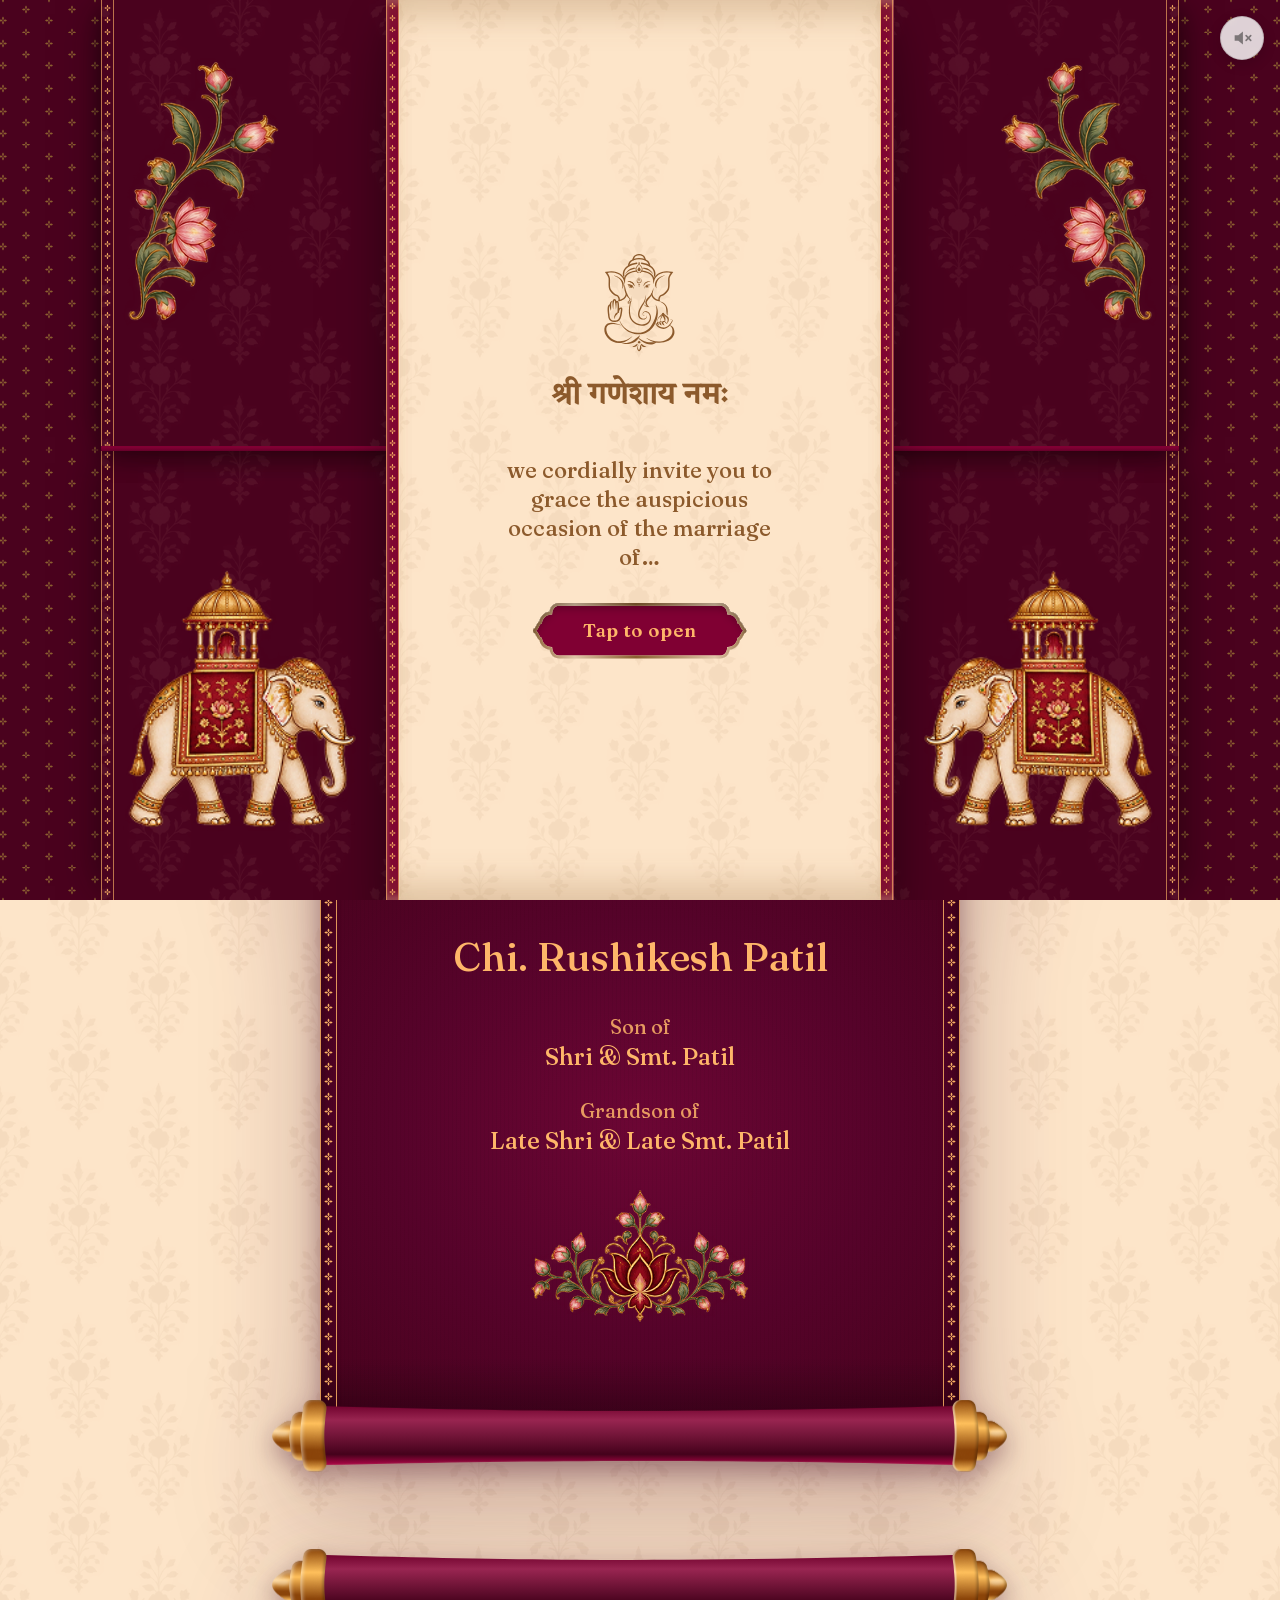
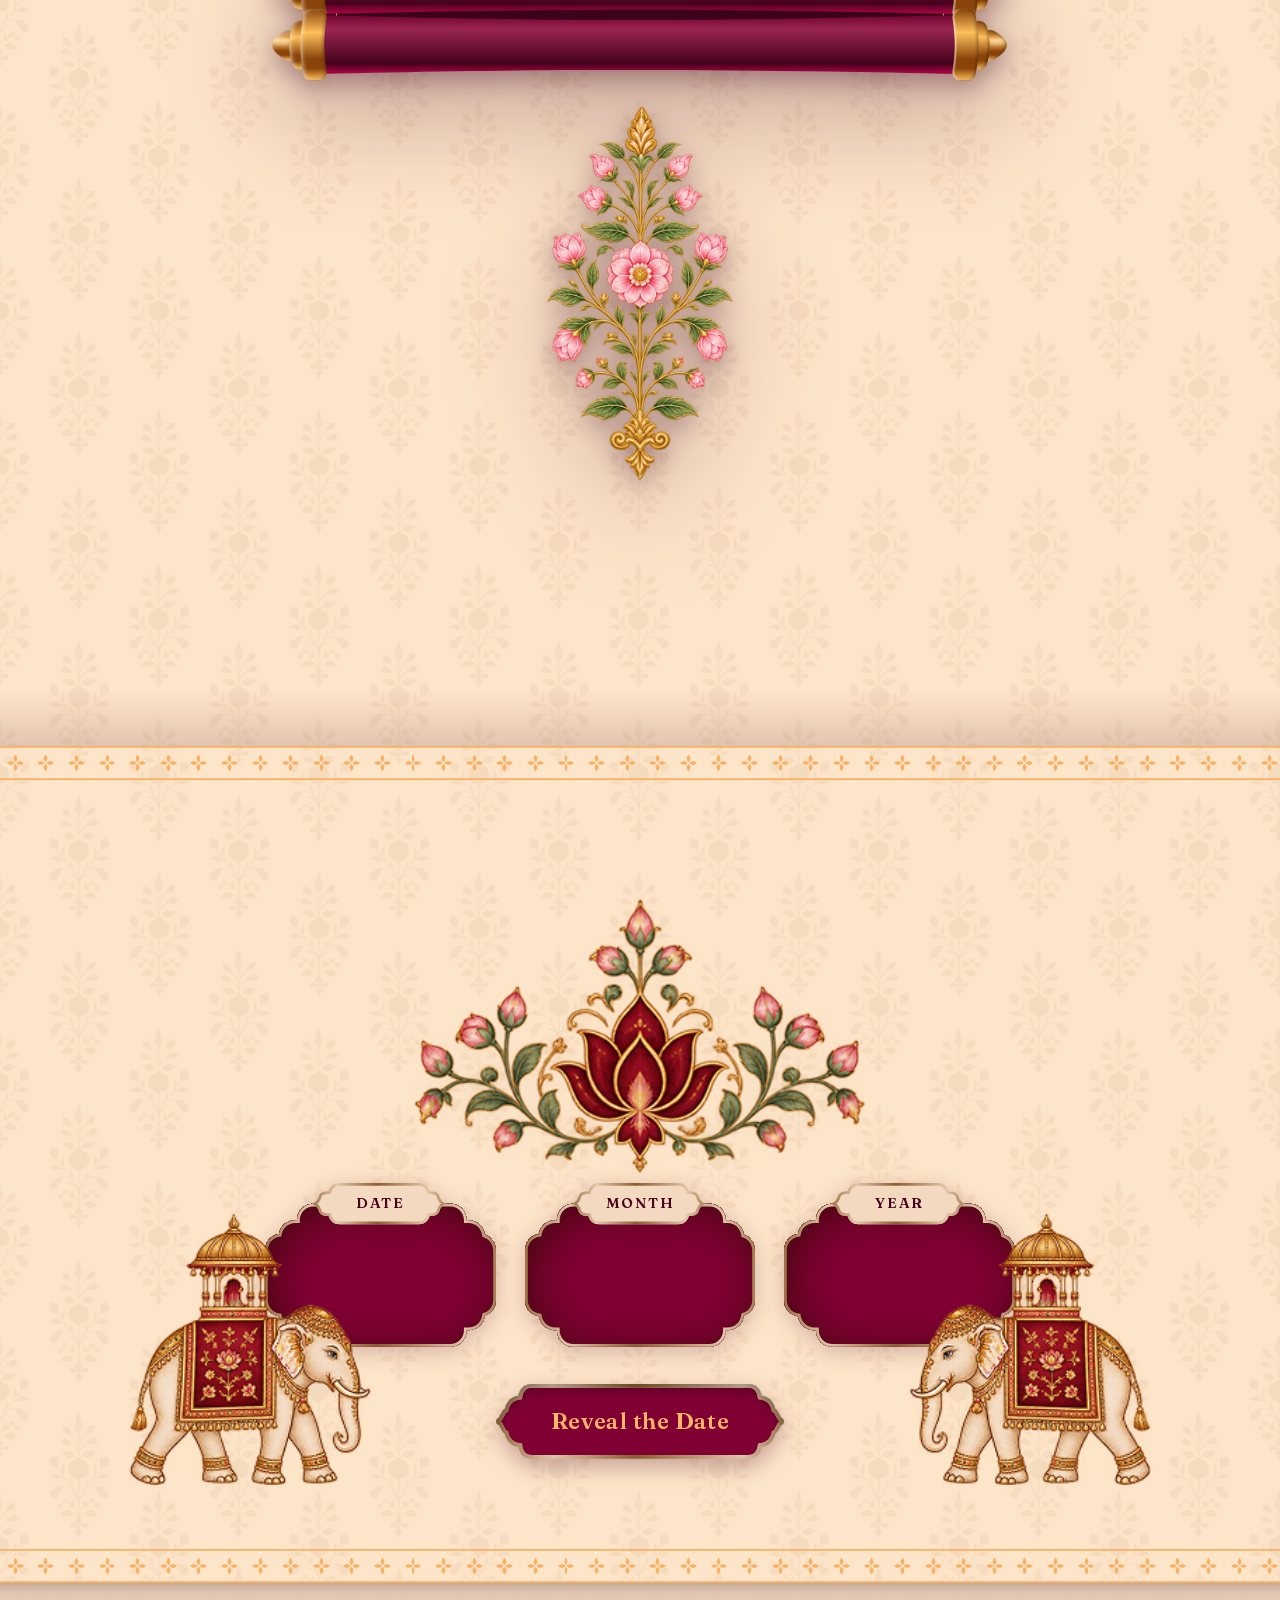
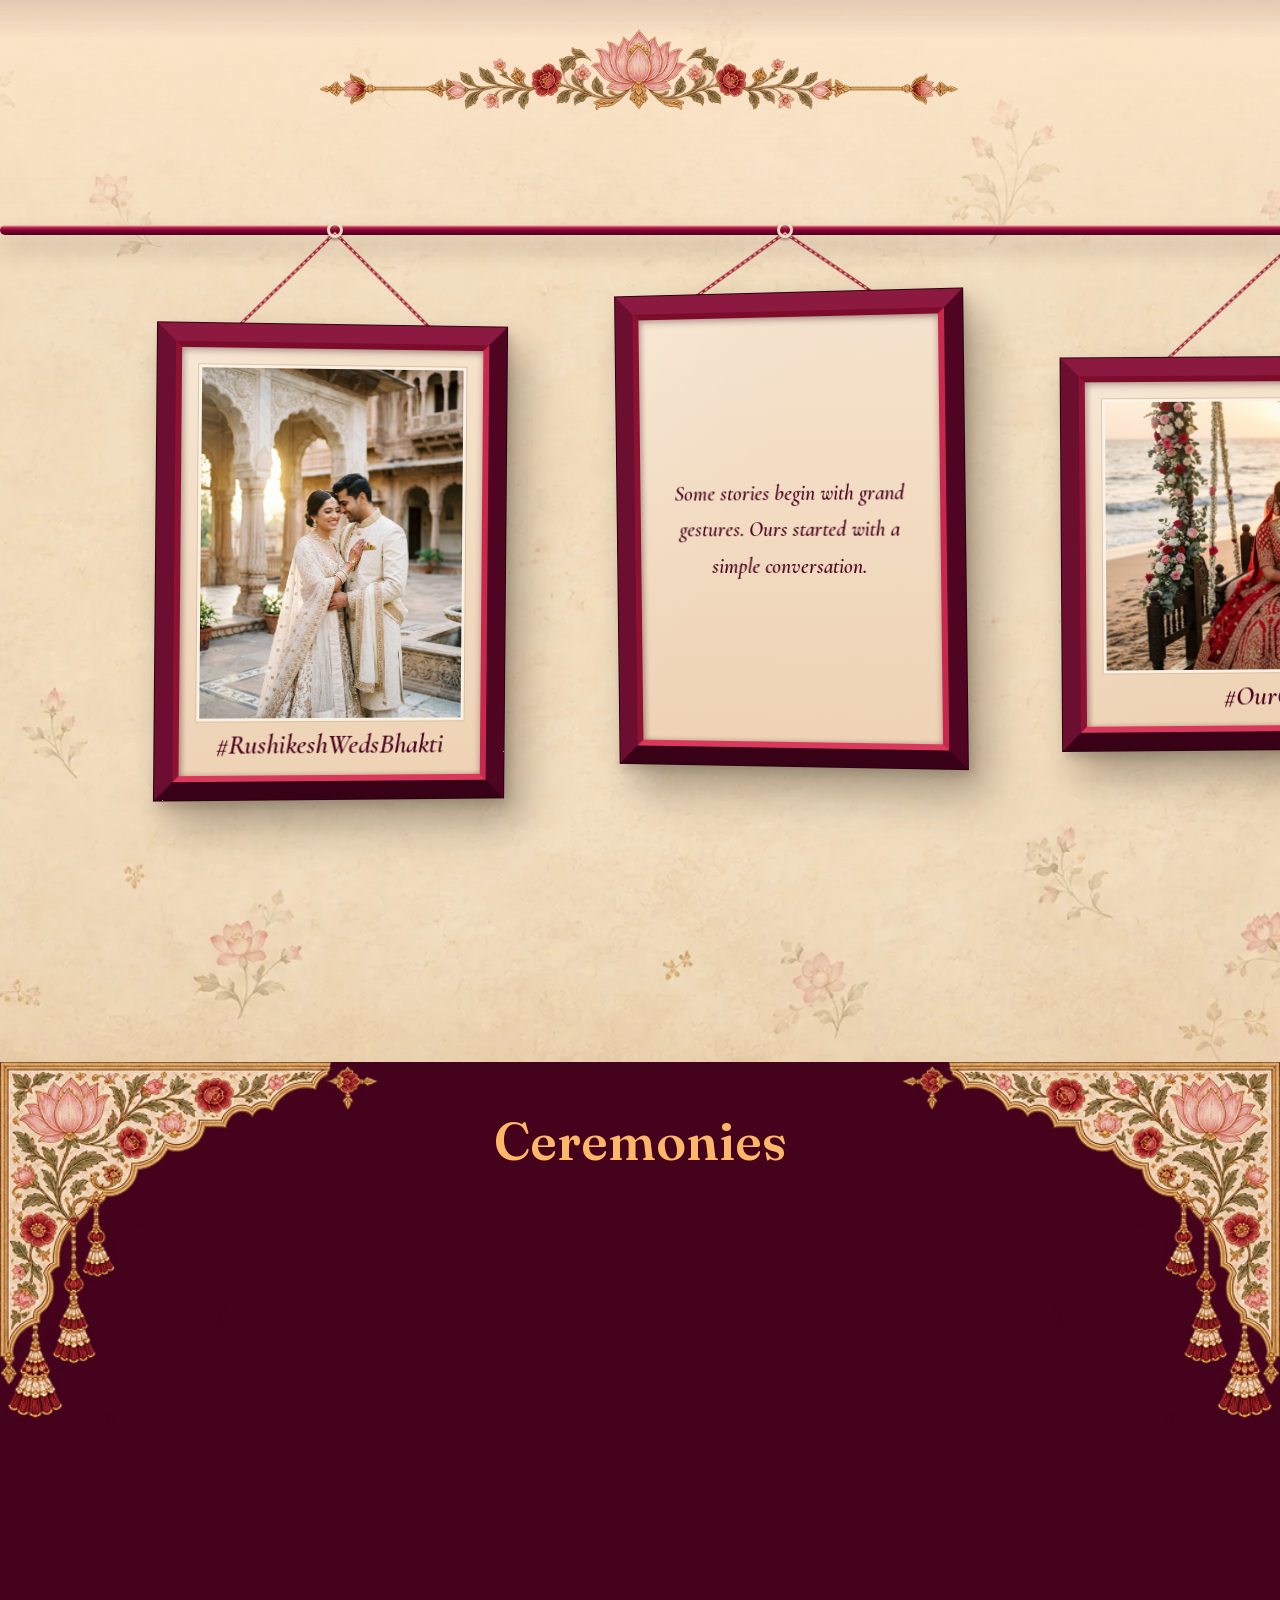
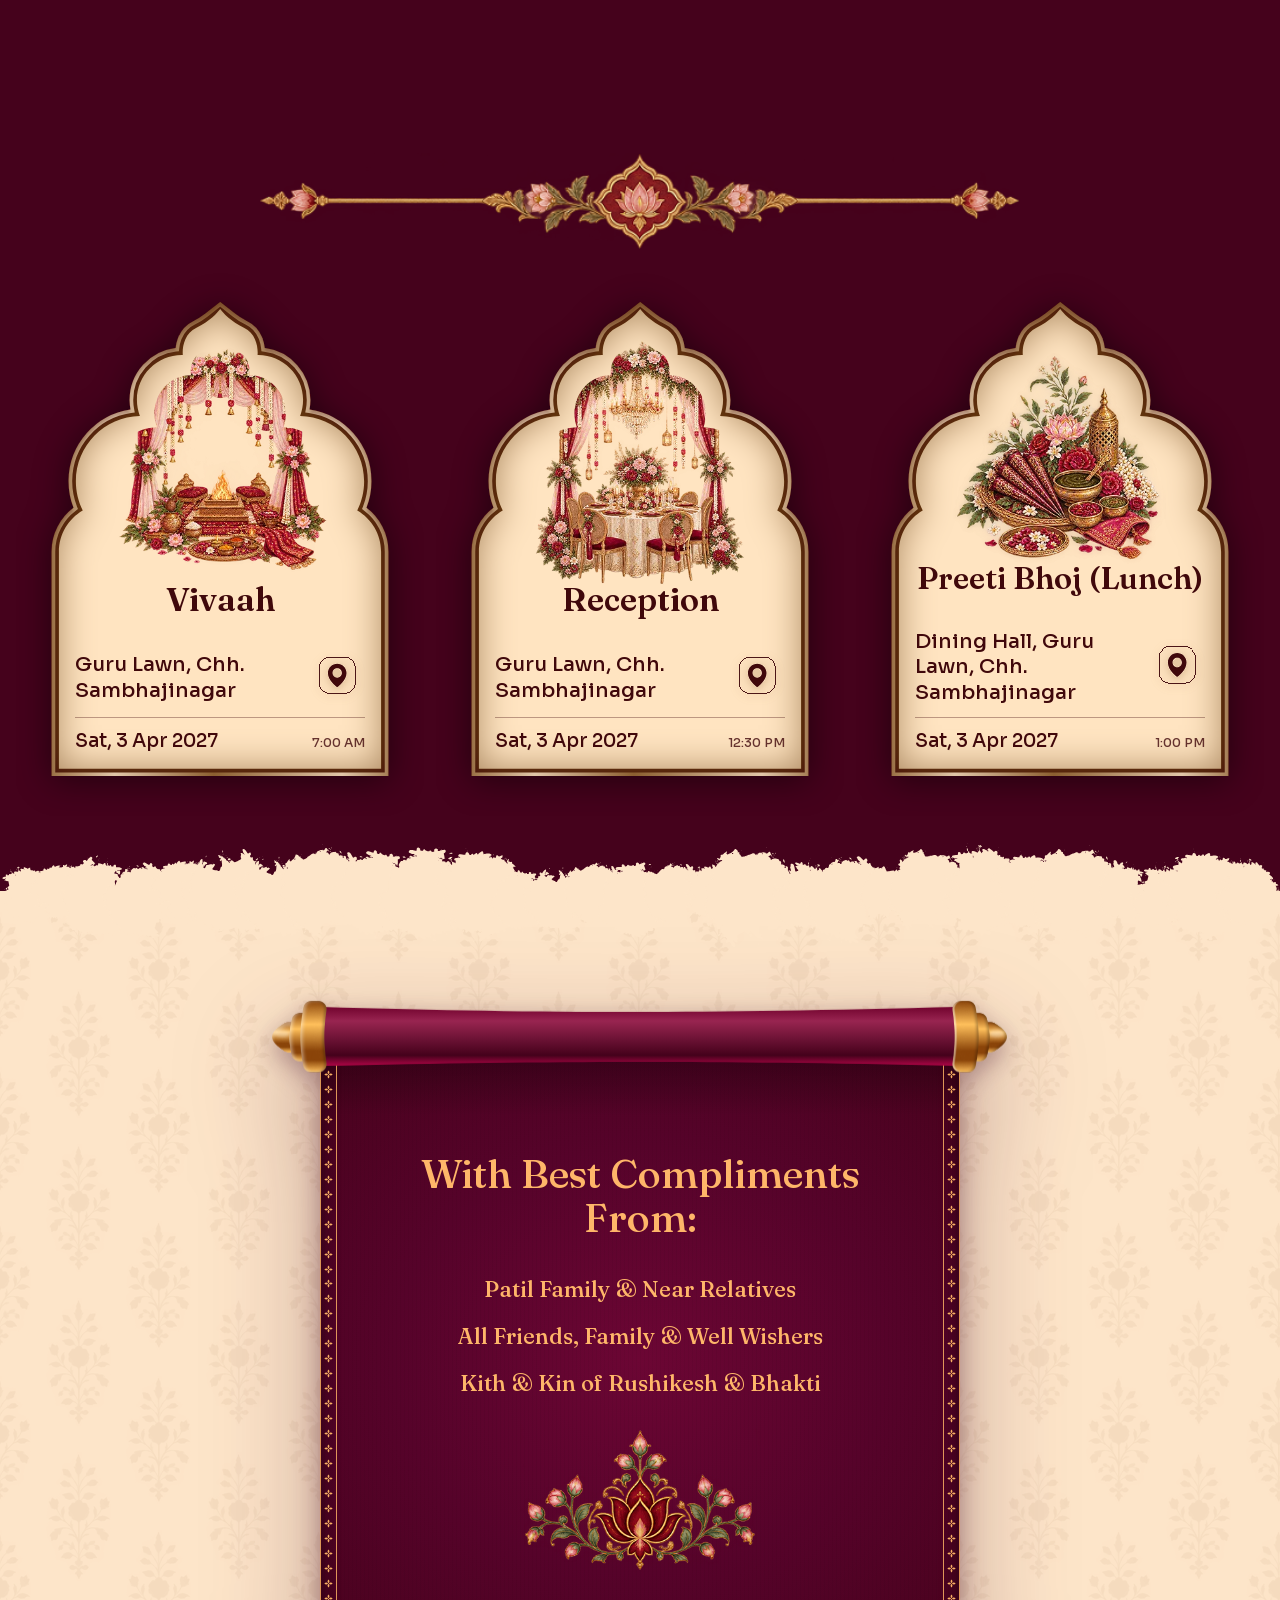
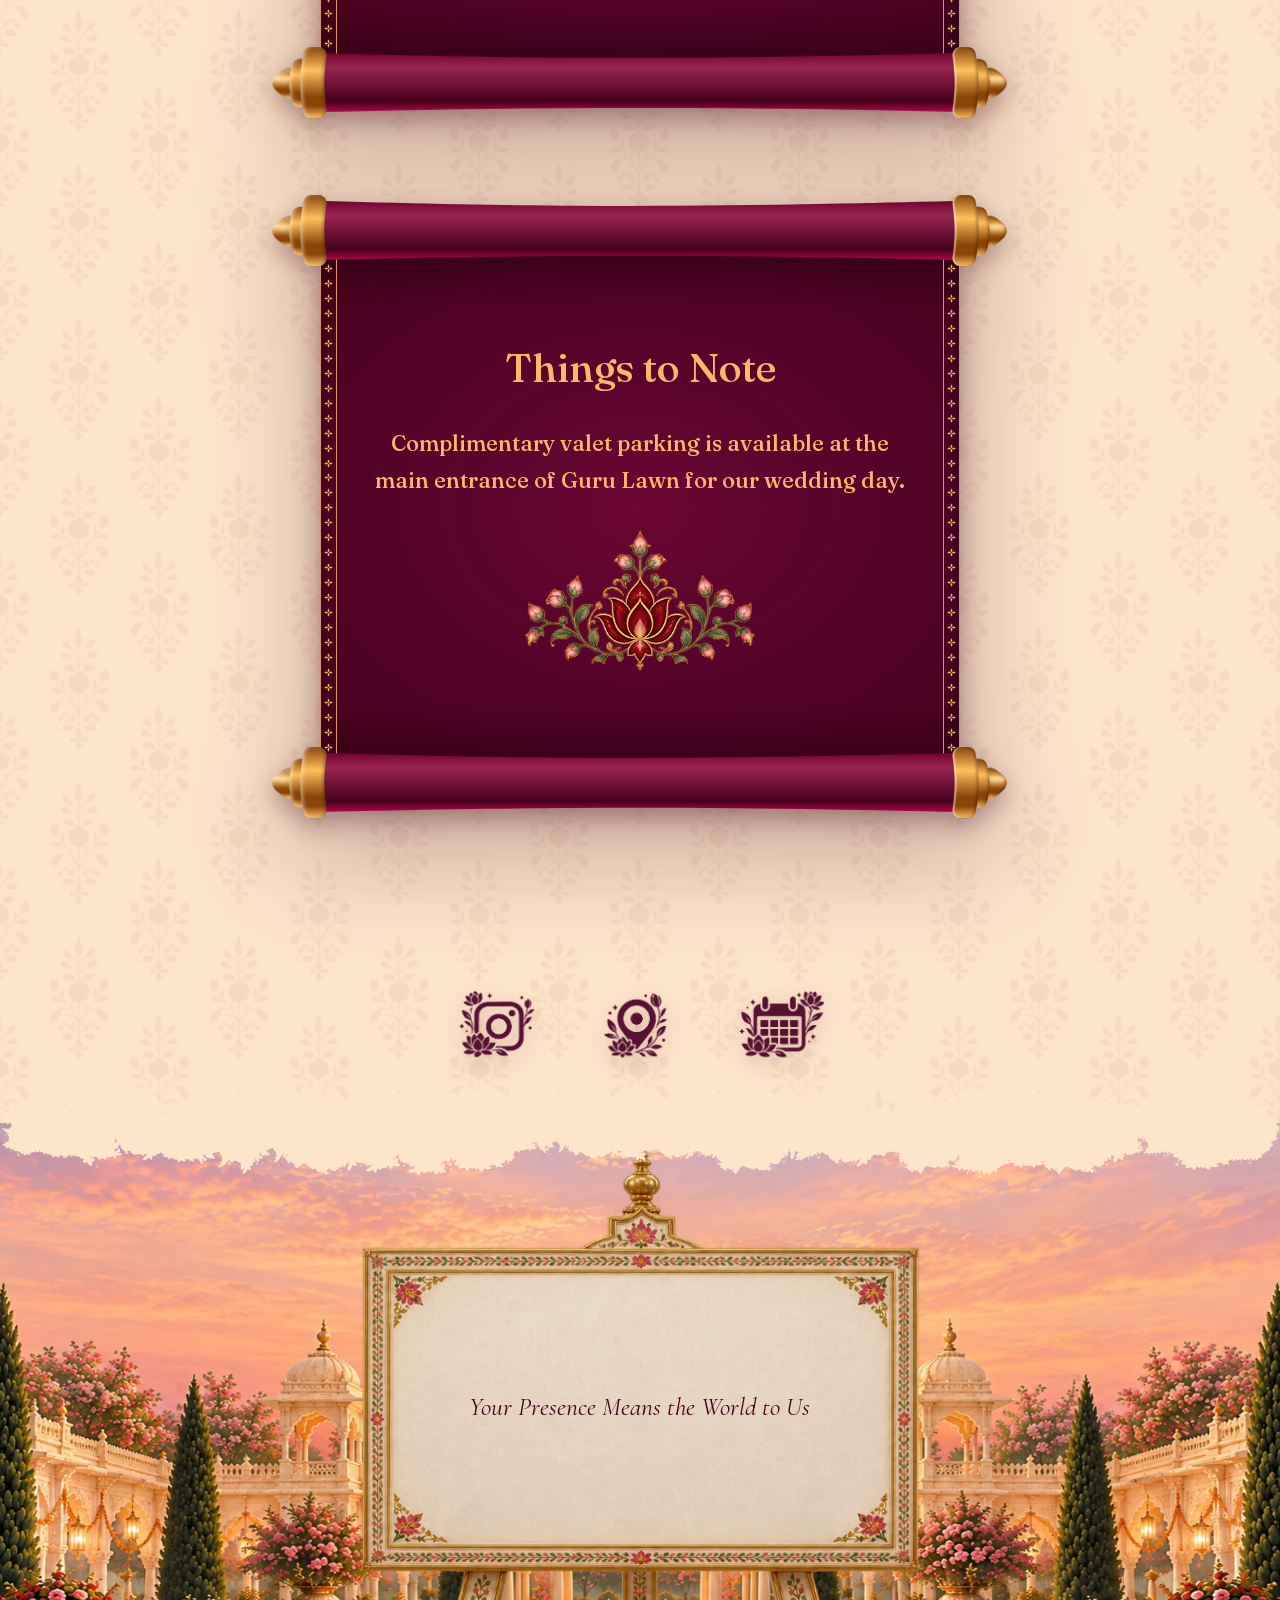
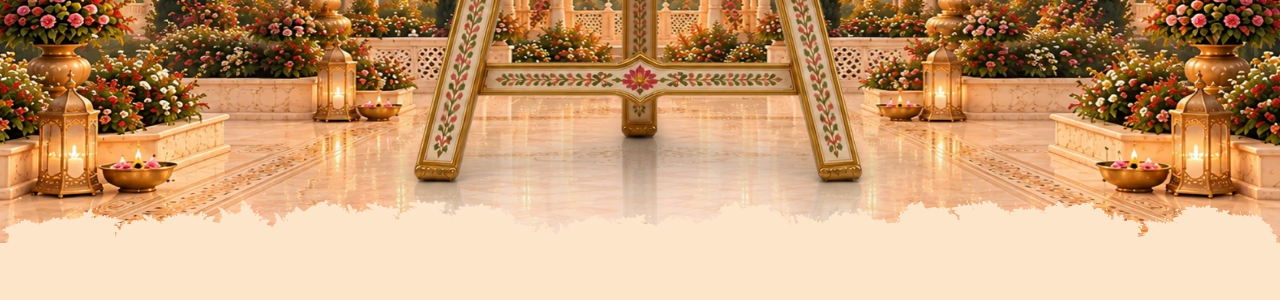
<file: index.html>
<!doctype html>
<html lang="en" data-color-scheme="light">

<head>
    <script>
  try {
    localStorage.removeItem('royaleConfig');
    localStorage.removeItem('royaleTrialConfig');
  } catch(e) {}
  /* Tell the browser before first paint that this page requires light colors. */
  try {
    document.documentElement.style.setProperty('color-scheme', 'only light');
  } catch(e) {}
</script>
    <meta charset="utf-8">
    <meta name="viewport" content="width=device-width, initial-scale=1, viewport-fit=cover">
    <meta name="color-scheme" content="only light">
    <meta name="supported-color-schemes" content="light">
    <meta name="theme-color" content="#560f31">
    <meta name="theme-color" content="#560f31" media="(prefers-color-scheme: dark)">
    <title>Rushikesh & Bhakti — Wedding Invitation</title>
    <!-- Keep this page light in browsers that force a color scheme. -->
    <style>
      :root, html, body { color-scheme: only light !important; }
    </style>

    <!-- Fraunces (cover greeting) and Cormorant Garamond (couple names) are
         self-hosted - see _platform/vendor/fonts/fonts.css for why. -->
    <link rel="stylesheet" href="_platform/vendor/fonts/fonts.css">

    <!-- The invocation's Devanagari face - the same Tiro Devanagari Sanskrit
         papercut and rose-invitation use, since Fraunces carries no Devanagari. -->
    <link rel="preconnect" href="https://fonts.googleapis.com">
    <link rel="preconnect" href="https://fonts.gstatic.com" crossorigin>
    <link rel="stylesheet" href="https://fonts.googleapis.com/css2?family=Tiro+Devanagari+Sanskrit&display=swap">

    <!-- crossorigin because the symbol is painted as a CSS mask, and masks are
         fetched in CORS mode - without it the preload would not be reused. -->
    <link rel="preload" as="image" href="symbols/_ganesha.svg" crossorigin>
    <!-- Hidden behind the gate on load, but the first thing the guest sees
         once the doors open - fetched up front so it is never late. Only the
         one for this viewport: the video's poster on a phone, the mandap
         picture from 700px up, which is where the hero switches between them. -->
    <link rel="preload" as="image" href="media/garden_palace_poster.webp" media="(max-width: 699px)">
    <link rel="preload" as="image" href="media/mandap_dusk.webp" media="(min-width: 700px)">

    <!-- The shared platform chrome's own styling: the toolbar, the RSVP block
         and the music control. Before styles.css, so this template can
         override any of it. -->
    <link rel="stylesheet" href="_platform/toolbar.css">
    
    <link rel="stylesheet" href="_platform/music.css">

    <link rel="stylesheet" href="styles.css">
    <!-- Editing chrome - inert outside ?edit=1 (see editor.css). -->
    <link rel="stylesheet" href="editor.css">
</head>

<body>

    <!-- FIRST in the document on purpose, the way papercut's cover is. For a
         guest this changes nothing: the gate is position:fixed at z-index 10 -
         the only z-index above 8 in this template - so it covers the page from
         wherever it sits in the DOM. In EDIT mode it matters: editor.css drops
         it into normal flow there, and then DOM order IS the host's scroll
         order. At the end of the file it put the opening invocation, the guest
         greeting and the invitation line BELOW every scene, which is the exact
         reverse of the order a guest meets them in. -->
    <!-- The gate: a fixed cover over the hero until it is tapped. Opening it
         (app.js) slides the card - a band wrapped across the closed doors -
         off the screen, then swings the two maroon doors open like the covers
         of a book, sprigs and elephants painted on them, and finally opens
         the two rectangular star-patterned flaps behind them. In portrait the
         doors stand side by side and the card leaves upward; in landscape the
         doors are stacked and the card leaves to the right. -->
    <div class="royale-gate" id="ryGate" role="button" tabindex="0" aria-label="Open the invitation">
        <!-- "start" and "end" rather than top/bottom and left/right: the gate
             turns on its side in landscape (see styles.css), so the first
             flap is the top one in portrait and the left one in landscape,
             and the first door the left one or the top one. -->
        <div class="royale-gate__flap royale-gate__flap--start" aria-hidden="true">
            <span class="royale-gate__flap-pattern"></span>
        </div>
        <div class="royale-gate__flap royale-gate__flap--end" aria-hidden="true">
            <span class="royale-gate__flap-pattern"></span>
        </div>

        <div class="royale-gate__door royale-gate__door--start" aria-hidden="true"></div>
        <div class="royale-gate__door royale-gate__door--end" aria-hidden="true"></div>

        <!-- Corner artwork, a layer per piece rather than children of the
             doors: which door a piece is painted on changes with the
             orientation (in landscape the top door carries both sprigs), so
             each layer takes the size and the hinge of whichever door it is on
             and turns with it. -->
        <div class="royale-gate__decor royale-gate__decor--sprig-left" aria-hidden="true">
            <img class="royale-gate__floral" src="media/floral1.png" alt="" draggable="false">
        </div>
        <div class="royale-gate__decor royale-gate__decor--sprig-right" aria-hidden="true">
            <img class="royale-gate__floral" src="media/floral1.png" alt="" draggable="false">
        </div>
        <div class="royale-gate__decor royale-gate__decor--elephant-left" aria-hidden="true">
            <img class="royale-gate__elephant" src="media/elephant.png" alt="" draggable="false">
        </div>
        <div class="royale-gate__decor royale-gate__decor--elephant-right" aria-hidden="true">
            <img class="royale-gate__elephant" src="media/elephant.png" alt="" draggable="false">
        </div>

        <!-- The card: media/Wrapper_P.svg - a cream band edged top and bottom
             in crimson - wrapped right across both doors, in front of them and
             their artwork, so it slides up over the sprigs as it leaves. In
             landscape it is Wrapper_D.svg, standing up the middle, and leaves
             to the right. -->
        <div class="royale-card">
            <!-- The doors' motif lattice, faint on the card's cream. -->
            <span class="royale-card__motif" aria-hidden="true"></span>
            <!-- Painted as a mask so the artwork takes --royale-ink, the
                 same way papercut paints its opening symbol. -->
            <span class="royale-card__symbol" aria-hidden="true"></span>
            <p class="royale-card__mantra" id="ryInvocation" lang="sa">श्री गणेशाय नमः</p>
            <p class="royale-card__guest" id="ryGuestGreeting">Dear Family & Friends</p>
            <p class="royale-card__note" id="ryIntroNote">
                we cordially invite you to grace the auspicious occasion of the marriage of&hellip;
            </p>

            <!-- The cover's one instruction. A span, and aria-hidden, because
                 the GATE is the button: #ryGate carries role="button" and the
                 aria-label "Open the invitation", and a real <button> nested
                 inside a role="button" is invalid and would add a second tab
                 stop doing the same job. This is the visual half of an
                 affordance that was already there.
                 The frame is tap_to_open.svg inline rather than an <img>, so
                 its fill and gold edge take the theme's colours from
                 styles.css (--royale-cue-*, see .ry-plaque) instead of the file's own. -->
            <span class="royale-card__cue ry-plaque" aria-hidden="true">
                <svg class="ry-plaque__frame" viewBox="0 0 300 78" fill="none" focusable="false">
                    <g filter="url(#ryCueInset)">
                        <path class="ry-plaque__fill" d="M8 34C6.5 36.5 6 38.5 4 39C6 39.5 6.5 41.5 8 44C9.5 46.5 10 49 12.5 49C12.6667 53.3333 15.8 62 27 62C26.8333 66 28.6 74 37 74H263C271.4 74 273.167 66 273 62C284.2 62 287.333 53.3333 287.5 49C290 49 290.5 46.5 292 44C293.5 41.5 294 39.5 296 39C294 38.5 293.5 36.5 292 34C290.5 31.5 290 29 287.5 29C287.333 24.6667 284.2 16 273 16C273.167 12 271.4 4 263 4H37C28.6 4 26.8333 12 27 16C15.8 16 12.6667 24.6667 12.5 29C10 29 9.5 31.5 8 34Z"/>
                        <path d="M263 2C267.981 2 271.145 4.44 272.937 7.4854C274.202 9.6369 274.772 12.0548 274.947 14.085C280.075 14.5379 283.629 16.7741 285.938 19.6123C287.975 22.1148 288.979 24.9996 289.342 27.3438C289.618 27.4542 289.883 27.588 290.135 27.751C290.87 28.2274 291.393 28.8593 291.789 29.4531C292.178 30.0368 292.511 30.6895 292.8 31.2598C293.105 31.8629 293.384 32.4193 293.715 32.9707C294.122 33.6496 294.46 34.2913 294.745 34.8311C295.042 35.3931 295.268 35.8159 295.495 36.1689C295.917 36.8249 296.177 36.9825 296.485 37.0596C297.376 37.2822 298 38.0823 298 39C298 39.9177 297.376 40.7178 296.485 40.9404C296.177 41.0175 295.917 41.1751 295.495 41.8311C295.268 42.1841 295.042 42.6069 294.745 43.1689C294.46 43.7087 294.122 44.3504 293.715 45.0293C293.384 45.5807 293.105 46.1371 292.8 46.7402C292.511 47.3105 292.178 47.9632 291.789 48.5469C291.393 49.1407 290.87 49.7726 290.135 50.249C289.883 50.4119 289.618 50.5449 289.342 50.6553C288.979 52.9996 287.975 55.8849 285.938 58.3877C283.629 61.2258 280.075 63.4611 274.947 63.9141C274.772 65.9444 274.203 68.3627 272.937 70.5146C271.145 73.56 267.981 76 263 76H37C32.0188 76 28.8553 73.56 27.0635 70.5146C25.7974 68.3627 25.2269 65.9445 25.0518 63.9141C19.925 63.4609 16.3713 61.2257 14.0615 58.3877C12.0246 55.8848 11.0201 52.9997 10.6572 50.6553C10.3815 50.5449 10.1163 50.4118 9.8652 50.249C9.1302 49.7726 8.6068 49.1407 8.2109 48.5469C7.8218 47.9632 7.4891 47.3105 7.2002 46.7402C6.8946 46.1371 6.616 45.5807 6.2852 45.0293C5.8778 44.3504 5.5402 43.7087 5.2549 43.1689C4.9578 42.6069 4.7319 42.1841 4.5049 41.8311C4.0831 41.1751 3.8229 41.0175 3.5146 40.9404C2.6244 40.7178 2 39.9177 2 39C2 38.0823 2.6244 37.2822 3.5146 37.0596C3.8229 36.9825 4.0831 36.8249 4.5049 36.1689C4.7319 35.8159 4.9578 35.3931 5.2549 34.8311C5.5402 34.2913 5.8778 33.6496 6.2852 32.9707C6.616 32.4193 6.8946 31.8629 7.2002 31.2598C7.4891 30.6895 7.8218 30.0368 8.2109 29.4531C8.6068 28.8593 9.1302 28.2274 9.8652 27.751C10.1164 27.5882 10.3814 27.4541 10.6572 27.3438C11.0202 24.9995 12.0248 22.1148 14.0615 19.6123C16.3713 16.7743 19.9249 14.5381 25.0518 14.085C25.227 12.0548 25.7976 9.6369 27.0635 7.4854C28.8553 4.44 32.0188 2 37 2H263Z" stroke="url(#ryCueEdge)" stroke-width="4" stroke-linejoin="round"/>
                    </g>
                    <defs>
                        <filter id="ryCueInset" x="0" y="0" width="300" height="86" filterUnits="userSpaceOnUse" color-interpolation-filters="sRGB">
                            <feFlood flood-opacity="0" result="BackgroundImageFix"/>
                            <feBlend mode="normal" in="SourceGraphic" in2="BackgroundImageFix" result="shape"/>
                            <feColorMatrix in="SourceAlpha" type="matrix" values="0 0 0 0 0 0 0 0 0 0 0 0 0 0 0 0 0 0 127 0" result="hardAlpha"/>
                            <feOffset dy="8"/>
                            <feGaussianBlur stdDeviation="6"/>
                            <feComposite in2="hardAlpha" operator="arithmetic" k2="-1" k3="1"/>
                            <feColorMatrix type="matrix" values="0 0 0 0 0 0 0 0 0 0 0 0 0 0 0 0 0 0 0.25 0"/>
                            <feBlend mode="normal" in2="shape" result="effect1_innerShadow"/>
                        </filter>
                        <linearGradient id="ryCueEdge" x1="315" y1="39" x2="-9" y2="38.9999" gradientUnits="userSpaceOnUse">
                            <stop class="ry-plaque__edge"/>
                            <stop class="ry-plaque__shine" offset="0.183134"/>
                            <stop class="ry-plaque__edge" offset="0.525864"/>
                            <stop class="ry-plaque__shine" offset="0.790922"/>
                            <stop class="ry-plaque__edge" offset="1"/>
                        </linearGradient>
                    </defs>
                </svg>
                <span class="ry-plaque__label">Tap to open</span>
            </span>
        </div>
    </div>
    <!-- The beach scene. In normal flow, so it is what the page scrolls through
         once the gate is gone. -->
    <section class="royale-hero" aria-label="The couple">
        <div class="royale-hero__frame">
            <!-- On a phone: the palace garden at dusk, moving. Muted and playsinline
                 so browsers allow it to play without a tap; no autoplay, because
                 app.js starts it from its first frame as the gate opens rather than
                 letting it loop unseen behind the cover. The source and poster sit
                 in data attributes and app.js only sets them below 700px, so a
                 wider screen never fetches the video. The poster is its first
                 frame, so nothing jumps when playback begins - and it is what stays
                 up with reduced motion, or wherever a browser declines to play. -->
            <video class="royale-hero__image royale-hero__video" id="ryHeroVideo" muted loop playsinline
                preload="auto" data-src="media/garden_palace.mp4" data-poster="media/garden_palace_poster.webp"
                data-from="(max-width: 699px)" disablepictureinpicture aria-hidden="true" tabindex="-1"></video>

            <!-- From 700px up: the mandap in the palace garden at dusk, a still.
                 The source for a phone is the video's (already preloaded) poster,
                 so the phone never fetches the wide picture it does not show. -->
            <picture class="royale-hero__still">
                <source media="(max-width: 699px)" srcset="media/garden_palace_poster.webp">
                <img class="royale-hero__image" src="media/mandap_dusk.webp" width="2322" height="1224"
                    alt="" aria-hidden="true" draggable="false">
            </picture>

            <!-- tabindex=-1 so app.js can hand focus here after the gate opens,
                 rather than leaving a keyboard user on a removed element. -->
            <h1 class="royale-couple" id="ryCouple" tabindex="-1">
                <span class="royale-couple__name" id="ryBrideName">Bhakti</span>
                <span class="royale-couple__amp">&amp;</span>
                <span class="royale-couple__name" id="ryGroomName">Rushikesh</span>
            </h1>
        </div>

        <!-- The torn band on the hero's bottom edge, where the picture gives
             way to the page. -->
        <img class="ry-tear ry-tear--bottom" src="media/section_divider.svg" alt="" aria-hidden="true">
    </section>

    <!-- The families, each on a scroll that unrolls as it comes into view
         (app.js / styles.css "scroll cards"). Same content, ids pattern and
         order as papercut's family cards. -->
    <section class="royale-scrolls royale-families" aria-label="The families">
        <article class="royale-scroll" id="ryGroomCard" data-card="groomFamily">
            <!-- The window the sheet is revealed through as it unrolls (see
                 "scroll cards" in styles.css). -->
            <img class="royale-scroll__bloom" src="media/royale-scroll-bloom.png" alt="" aria-hidden="true" loading="eager" decoding="async">
            <div class="royale-scroll__window">
                <div class="royale-scroll__sheet">
                    <h2 class="royale-scroll__name" id="ryGroomCardName">Chi. Rushikesh Patil</h2>

                    <p class="royale-scroll__block">
                        <span class="royale-scroll__rel" id="ryGroomRelLabel">Son of</span>
                        <span class="royale-scroll__elder" id="ryGroomParentA">Shri & Smt. Patil</span>
                        <span class="royale-scroll__amp" id="ryGroomParentJoin">&amp;</span>
                        <span class="royale-scroll__elder" id="ryGroomParentB"></span>
                    </p>

                    <p class="royale-scroll__block">
                        <span class="royale-scroll__rel" id="ryGroomGrandLabel">Grandson of</span>
                        <span class="royale-scroll__elder" id="ryGroomGrandA">Late Shri & Late Smt. Patil</span>
                        <span class="royale-scroll__amp" id="ryGroomGrandJoin">&amp;</span>
                        <span class="royale-scroll__elder" id="ryGroomGrandB"></span>
                    </p>

                    <img class="royale-scroll__lotus" src="media/lotus_bunch.png" alt="" aria-hidden="true" loading="lazy"
                        decoding="async">
                </div>
            </div>

            <div class="royale-scroll__rod royale-scroll__rod--top" aria-hidden="true">
                <img class="royale-scroll__knob royale-scroll__knob--left" src="media/knob-left%201.svg" alt=""
                    draggable="false">
                <img class="royale-scroll__roll" src="media/roll-top1.svg" alt="" draggable="false">
                <img class="royale-scroll__knob royale-scroll__knob--right" src="media/knob%203.svg" alt=""
                    draggable="false">
            </div>
            <div class="royale-scroll__roller" aria-hidden="true">
                <div class="royale-scroll__rod royale-scroll__rod--bottom">
                    <img class="royale-scroll__knob royale-scroll__knob--left" src="media/knob-left%201.svg" alt=""
                        draggable="false">
                    <img class="royale-scroll__roll" src="media/roll-top1.svg" alt="" draggable="false">
                    <img class="royale-scroll__knob royale-scroll__knob--right" src="media/knob%203.svg" alt=""
                        draggable="false">
                </div>
            </div>
        </article>

        <article class="royale-scroll" id="ryBrideCard" data-card="brideFamily">
            <img class="royale-scroll__bloom" src="media/royale-scroll-bloom.png" alt="" aria-hidden="true" loading="eager" decoding="async">
            <!-- The window the sheet is revealed through as it unrolls (see
                 "scroll cards" in styles.css). -->
            <div class="royale-scroll__window">
                <div class="royale-scroll__sheet">
                    <h2 class="royale-scroll__name" id="ryBrideCardName">Kum. Bhakti</h2>

                    <p class="royale-scroll__block">
                        <span class="royale-scroll__rel" id="ryBrideRelLabel">Daughter of</span>
                        <span class="royale-scroll__elder" id="ryBrideParentA">Proud Parents</span>
                        <span class="royale-scroll__amp" id="ryBrideParentJoin">&amp;</span>
                        <span class="royale-scroll__elder" id="ryBrideParentB"></span>
                    </p>

                    <p class="royale-scroll__block">
                        <span class="royale-scroll__rel" id="ryBrideGrandLabel">Granddaughter of</span>
                        <span class="royale-scroll__elder" id="ryBrideGrandA">Beloved Grandparents</span>
                        <span class="royale-scroll__amp" id="ryBrideGrandJoin">&amp;</span>
                        <span class="royale-scroll__elder" id="ryBrideGrandB"></span>
                    </p>

                    <img class="royale-scroll__lotus" src="media/lotus_bunch.png" alt="" aria-hidden="true" loading="lazy"
                        decoding="async">
                </div>
            </div>

            <div class="royale-scroll__rod royale-scroll__rod--top" aria-hidden="true">
                <img class="royale-scroll__knob royale-scroll__knob--left" src="media/knob-left%201.svg" alt=""
                    draggable="false">
                <img class="royale-scroll__roll" src="media/roll-top1.svg" alt="" draggable="false">
                <img class="royale-scroll__knob royale-scroll__knob--right" src="media/knob%203.svg" alt=""
                    draggable="false">
            </div>
            <div class="royale-scroll__roller" aria-hidden="true">
                <div class="royale-scroll__rod royale-scroll__rod--bottom">
                    <img class="royale-scroll__knob royale-scroll__knob--left" src="media/knob-left%201.svg" alt=""
                        draggable="false">
                    <img class="royale-scroll__roll" src="media/roll-top1.svg" alt="" draggable="false">
                    <img class="royale-scroll__knob royale-scroll__knob--right" src="media/knob%203.svg" alt=""
                        draggable="false">
                </div>
            </div>
        </article>
    </section>

    <!-- The date reveal: three plaques that stay EMPTY until the guest presses
         "Reveal the Date", then roll like dials and settle on the day, month
         and year (date-reveal.js, the same mechanism as papercut's). The
         strips are written at press time, not hidden here, so the date is not
         in the page to be read early.

         data-date is the wedding date as YYYY-MM-DD; left empty it falls back
         to 15 days from today, papercut's own placeholder. -->
    <section class="royale-date" id="ryDateReveal" data-date="2027-04-03" aria-label="The date">
        <div class="royale-date__stage">
            <img class="royale-date__crown" src="media/lotus_bunch.png" alt="" aria-hidden="true" loading="lazy"
                decoding="async">

            <div class="royale-date__plaques" role="group" aria-label="Wedding date">
                <div class="royale-date__plaque" data-dial="day">
                    <span class="royale-date__cap">Date</span>
                    <div class="royale-date__window">
                        <div class="royale-date__strip" data-strip></div>
                    </div>
                </div>
                <div class="royale-date__plaque" data-dial="month">
                    <span class="royale-date__cap">Month</span>
                    <div class="royale-date__window">
                        <div class="royale-date__strip" data-strip></div>
                    </div>
                </div>
                <div class="royale-date__plaque" data-dial="year">
                    <span class="royale-date__cap">Year</span>
                    <div class="royale-date__window">
                        <div class="royale-date__strip" data-strip></div>
                    </div>
                </div>
            </div>

            <img class="royale-date__elephant royale-date__elephant--left" src="media/elephant.png" alt=""
                aria-hidden="true" loading="lazy" decoding="async">
            <img class="royale-date__elephant royale-date__elephant--right" src="media/elephant.png" alt=""
                aria-hidden="true" loading="lazy" decoding="async">

            <!-- The line that takes the button's place once the date is out
                 sits in the same spot, so the section does not jump. -->
            <div class="royale-date__action">
                <!-- On the same plaque as the cover's tap cue (tap_to_open.svg, inline
                     with its own ids). render.js writes the label into the
                     span, leaving the drawing alone. -->
                <button class="royale-date__btn ry-plaque" id="ryRevealBtn" type="button">
                    <svg class="ry-plaque__frame" viewBox="0 0 300 78" fill="none" focusable="false">
                        <g filter="url(#ryRevealInset)">
                            <path class="ry-plaque__fill" d="M8 34C6.5 36.5 6 38.5 4 39C6 39.5 6.5 41.5 8 44C9.5 46.5 10 49 12.5 49C12.6667 53.3333 15.8 62 27 62C26.8333 66 28.6 74 37 74H263C271.4 74 273.167 66 273 62C284.2 62 287.333 53.3333 287.5 49C290 49 290.5 46.5 292 44C293.5 41.5 294 39.5 296 39C294 38.5 293.5 36.5 292 34C290.5 31.5 290 29 287.5 29C287.333 24.6667 284.2 16 273 16C273.167 12 271.4 4 263 4H37C28.6 4 26.8333 12 27 16C15.8 16 12.6667 24.6667 12.5 29C10 29 9.5 31.5 8 34Z"/>
                            <path d="M263 2C267.981 2 271.145 4.44 272.937 7.4854C274.202 9.6369 274.772 12.0548 274.947 14.085C280.075 14.5379 283.629 16.7741 285.938 19.6123C287.975 22.1148 288.979 24.9996 289.342 27.3438C289.618 27.4542 289.883 27.588 290.135 27.751C290.87 28.2274 291.393 28.8593 291.789 29.4531C292.178 30.0368 292.511 30.6895 292.8 31.2598C293.105 31.8629 293.384 32.4193 293.715 32.9707C294.122 33.6496 294.46 34.2913 294.745 34.8311C295.042 35.3931 295.268 35.8159 295.495 36.1689C295.917 36.8249 296.177 36.9825 296.485 37.0596C297.376 37.2822 298 38.0823 298 39C298 39.9177 297.376 40.7178 296.485 40.9404C296.177 41.0175 295.917 41.1751 295.495 41.8311C295.268 42.1841 295.042 42.6069 294.745 43.1689C294.46 43.7087 294.122 44.3504 293.715 45.0293C293.384 45.5807 293.105 46.1371 292.8 46.7402C292.511 47.3105 292.178 47.9632 291.789 48.5469C291.393 49.1407 290.87 49.7726 290.135 50.249C289.883 50.4119 289.618 50.5449 289.342 50.6553C288.979 52.9996 287.975 55.8849 285.938 58.3877C283.629 61.2258 280.075 63.4611 274.947 63.9141C274.772 65.9444 274.203 68.3627 272.937 70.5146C271.145 73.56 267.981 76 263 76H37C32.0188 76 28.8553 73.56 27.0635 70.5146C25.7974 68.3627 25.2269 65.9445 25.0518 63.9141C19.925 63.4609 16.3713 61.2257 14.0615 58.3877C12.0246 55.8848 11.0201 52.9997 10.6572 50.6553C10.3815 50.5449 10.1163 50.4118 9.8652 50.249C9.1302 49.7726 8.6068 49.1407 8.2109 48.5469C7.8218 47.9632 7.4891 47.3105 7.2002 46.7402C6.8946 46.1371 6.616 45.5807 6.2852 45.0293C5.8778 44.3504 5.5402 43.7087 5.2549 43.1689C4.9578 42.6069 4.7319 42.1841 4.5049 41.8311C4.0831 41.1751 3.8229 41.0175 3.5146 40.9404C2.6244 40.7178 2 39.9177 2 39C2 38.0823 2.6244 37.2822 3.5146 37.0596C3.8229 36.9825 4.0831 36.8249 4.5049 36.1689C4.7319 35.8159 4.9578 35.3931 5.2549 34.8311C5.5402 34.2913 5.8778 33.6496 6.2852 32.9707C6.616 32.4193 6.8946 31.8629 7.2002 31.2598C7.4891 30.6895 7.8218 30.0368 8.2109 29.4531C8.6068 28.8593 9.1302 28.2274 9.8652 27.751C10.1164 27.5882 10.3814 27.4541 10.6572 27.3438C11.0202 24.9995 12.0248 22.1148 14.0615 19.6123C16.3713 16.7743 19.9249 14.5381 25.0518 14.085C25.227 12.0548 25.7976 9.6369 27.0635 7.4854C28.8553 4.44 32.0188 2 37 2H263Z" stroke="url(#ryRevealEdge)" stroke-width="4" stroke-linejoin="round"/>
                        </g>
                        <defs>
                            <filter id="ryRevealInset" x="0" y="0" width="300" height="86" filterUnits="userSpaceOnUse" color-interpolation-filters="sRGB">
                                <feFlood flood-opacity="0" result="BackgroundImageFix"/>
                                <feBlend mode="normal" in="SourceGraphic" in2="BackgroundImageFix" result="shape"/>
                                <feColorMatrix in="SourceAlpha" type="matrix" values="0 0 0 0 0 0 0 0 0 0 0 0 0 0 0 0 0 0 127 0" result="hardAlpha"/>
                                <feOffset dy="8"/>
                                <feGaussianBlur stdDeviation="6"/>
                                <feComposite in2="hardAlpha" operator="arithmetic" k2="-1" k3="1"/>
                                <feColorMatrix type="matrix" values="0 0 0 0 0 0 0 0 0 0 0 0 0 0 0 0 0 0 0.25 0"/>
                                <feBlend mode="normal" in2="shape" result="effect1_innerShadow"/>
                            </filter>
                            <linearGradient id="ryRevealEdge" x1="315" y1="39" x2="-9" y2="38.9999" gradientUnits="userSpaceOnUse">
                                <stop class="ry-plaque__edge"/>
                                <stop class="ry-plaque__shine" offset="0.183134"/>
                                <stop class="ry-plaque__edge" offset="0.525864"/>
                                <stop class="ry-plaque__shine" offset="0.790922"/>
                                <stop class="ry-plaque__edge" offset="1"/>
                            </linearGradient>
                        </defs>
                    </svg>
                    <span class="ry-plaque__label">Reveal the Date</span>
                </button>
                <p class="royale-date__after" id="ryRevealAfter" hidden>Save the Date</p>
            </div>

            <!-- The settled date in words, for a guest who cannot see the dials. -->
            <p class="royale-date__said" id="ryRevealSaid" aria-live="polite"></p>
        </div>
    </section>

    <!-- The marble pavilion in its garden, standing on the page between the
         date and the gallery. Its edges fade away to nothing, so it sits on
         the cream with no frame. It says nothing, so it is hidden from a
         screen reader rather than labelled. -->
    

    <!-- Photo gallery: rose-invitation's hanging gallery, with its polaroids
         swapped for 3D picture frames. Each frame hangs on two cords from a
         ring on the rail; drag or scroll sideways and they swing on their
         cords and twist a little, showing the frame's depth (gallery.js).
         Same items, captions and cord lengths as rose's, spaced evenly. The cord
         length is --hang on each frame, which gallery.js also reads. -->
    <section class="royale-gallery" aria-label="Our story in pictures">
        <img class="royale-gallery__divider" src="media/divider3_overlay.png" alt="" aria-hidden="true" loading="lazy" decoding="async">

        <div class="royale-gallery__scroll" id="ryGalleryScroll">
            <div class="royale-gallery__track">
                <div class="royale-gallery__rail" aria-hidden="true"></div>

                <!-- Frame 1: Couple 1 Portrait -->
                <div class="gframe gframe--portrait" style="--hang: 118px;">
                    <span class="gframe__hook" aria-hidden="true"></span>
                    <svg class="gframe__cord" viewBox="0 0 100 100" preserveAspectRatio="none" aria-hidden="true" focusable="false">
                        <path d="M50 0L0 100M50 0L100 100" /><path class="gframe__twist" d="M50 0L0 100M50 0L100 100" />
                    </svg>
                    <div class="gframe__body">
                        <span class="gframe__side gframe__side--top"></span><span class="gframe__side gframe__side--right"></span>
                        <span class="gframe__side gframe__side--bottom"></span><span class="gframe__side gframe__side--left"></span>
                        <div class="gframe__face"><div class="gframe__lip">
                            <div class="gframe__mat">
                                <div class="gframe__viewport">
                                    <img class="gframe__img" src="couple-1.jpg" alt="Rushikesh & Bhakti" style="width: 100%; height: 100%; object-fit: cover;">
                                </div>
                            </div>
                            <span class="gframe__tag">#RushikeshWedsBhakti</span>
                        </div></div>
                    </div>
                </div>

                <!-- Frame 2: Story Card 1 -->
                <div class="gframe gframe--story" style="--hang: 86px;">
                    <span class="gframe__hook" aria-hidden="true"></span>
                    <svg class="gframe__cord" viewBox="0 0 100 100" preserveAspectRatio="none" aria-hidden="true" focusable="false">
                        <path d="M50 0L0 100M50 0L100 100" /><path class="gframe__twist" d="M50 0L0 100M50 0L100 100" />
                    </svg>
                    <div class="gframe__body">
                        <span class="gframe__side gframe__side--top"></span><span class="gframe__side gframe__side--right"></span>
                        <span class="gframe__side gframe__side--bottom"></span><span class="gframe__side gframe__side--left"></span>
                        <div class="gframe__face"><div class="gframe__lip">
                            <div class="gframe__mat gframe__story">
                                <p>Some stories begin with grand gestures. Ours started with a simple conversation.</p>
                            </div>
                        </div></div>
                    </div>
                </div>

                <!-- Frame 3: Couple 2 Landscape (Sunset Swing) -->
                <div class="gframe gframe--landscape" style="--hang: 140px;">
                    <span class="gframe__hook" aria-hidden="true"></span>
                    <svg class="gframe__cord" viewBox="0 0 100 100" preserveAspectRatio="none" aria-hidden="true" focusable="false">
                        <path d="M50 0L0 100M50 0L100 100" /><path class="gframe__twist" d="M50 0L0 100M50 0L100 100" />
                    </svg>
                    <div class="gframe__body">
                        <span class="gframe__side gframe__side--top"></span><span class="gframe__side gframe__side--right"></span>
                        <span class="gframe__side gframe__side--bottom"></span><span class="gframe__side gframe__side--left"></span>
                        <div class="gframe__face"><div class="gframe__lip">
                            <div class="gframe__mat">
                                <div class="gframe__viewport">
                                    <img class="gframe__img" src="couple-2.jpg" alt="Rushikesh & Bhakti" style="width: 100%; height: 100%; object-fit: cover;">
                                </div>
                            </div>
                            <span class="gframe__tag">#ForeverBegins</span>
                        </div></div>
                    </div>
                </div>

                <!-- Frame 4: Story Card 2 -->
                <div class="gframe gframe--story" style="--hang: 110px;">
                    <span class="gframe__hook" aria-hidden="true"></span>
                    <svg class="gframe__cord" viewBox="0 0 100 100" preserveAspectRatio="none" aria-hidden="true" focusable="false">
                        <path d="M50 0L0 100M50 0L100 100" /><path class="gframe__twist" d="M50 0L0 100M50 0L100 100" />
                    </svg>
                    <div class="gframe__body">
                        <span class="gframe__side gframe__side--top"></span><span class="gframe__side gframe__side--right"></span>
                        <span class="gframe__side gframe__side--bottom"></span><span class="gframe__side gframe__side--left"></span>
                        <div class="gframe__face"><div class="gframe__lip">
                            <div class="gframe__mat gframe__story">
                                <p>Friendship grew into something more, and we realized life's best moments were the ones we shared together.</p>
                            </div>
                        </div></div>
                    </div>
                </div>

                <!-- Frame 5: Couple 1 Portrait -->
                <div class="gframe gframe--portrait" style="--hang: 130px;">
                    <span class="gframe__hook" aria-hidden="true"></span>
                    <svg class="gframe__cord" viewBox="0 0 100 100" preserveAspectRatio="none" aria-hidden="true" focusable="false">
                        <path d="M50 0L0 100M50 0L100 100" /><path class="gframe__twist" d="M50 0L0 100M50 0L100 100" />
                    </svg>
                    <div class="gframe__body">
                        <span class="gframe__side gframe__side--top"></span><span class="gframe__side gframe__side--right"></span>
                        <span class="gframe__side gframe__side--bottom"></span><span class="gframe__side gframe__side--left"></span>
                        <div class="gframe__face"><div class="gframe__lip">
                            <div class="gframe__mat">
                                <div class="gframe__viewport">
                                    <img class="gframe__img" src="couple-1.jpg" alt="Rushikesh & Bhakti" style="width: 100%; height: 100%; object-fit: cover;">
                                </div>
                            </div>
                            <span class="gframe__tag">#TogetherForever</span>
                        </div></div>
                    </div>
                </div>

            </div>
        </div>

        <div class="ry-hint royale-gallery__hint" id="ryGalleryHint" role="img" aria-label="Swipe left or right to browse the gallery">
            <span class="ry-hint__arrows"><i></i><i></i><i></i></span>
            <span class="ry-hint__label" aria-hidden="true">Swipe</span>
            <span class="ry-hint__arrows"><i></i><i></i><i></i></span>
        </div>
    </section>

    <!-- The ceremonies, on the arched cards of media/ceremony_card.svg: one
         under the other on a phone, three across on a desktop. ceremonies.js
         fills each date and time from the same wedding date the reveal above
         uses, moved by the offsets below. -->
    <!-- The shape of a ceremony card's cream panel, in 0-1 units so it scales
         with the card: what keeps each illustration inside the arch (see
         .ryc-card__artwell in styles.css). -->
    <svg class="ryc-defs" aria-hidden="true" focusable="false" width="0" height="0">
        <defs>
            <clipPath id="ryCeremonyPanel" clipPathUnits="objectBoundingBox">
                <path
                    d="M0.50047 0.0716 C0.5067 0.07833 0.52707 0.09459 0.55866 0.10578 C0.58899 0.11652 0.59364 0.14244 0.59213 0.15549 H0.59352 C0.65435 0.15549 0.70366 0.19235 0.70366 0.23782 C0.70366 0.24823 0.70107 0.25819 0.69635 0.26736 C0.78331 0.26859 0.85329 0.32166 0.85329 0.38695 C0.85329 0.40617 0.84722 0.42434 0.83644 0.44043 C0.87135 0.45545 0.89485 0.48361 0.89485 0.51588 V0.91356 H0.10515 V0.51588 C0.10515 0.48361 0.12865 0.45545 0.16356 0.44043 C0.15278 0.42434 0.14671 0.40617 0.14671 0.38695 C0.14671 0.32166 0.21669 0.26859 0.30364 0.26736 C0.29893 0.25819 0.29634 0.24823 0.29634 0.23782 C0.29634 0.19235 0.34565 0.15549 0.40648 0.15549 H0.40882 C0.4073 0.14244 0.41195 0.11652 0.44228 0.10578 C0.47387 0.09459 0.49423 0.07833 0.50047 0.0716 Z" />
            </clipPath>
        </defs>
    </svg>

    <section class="royale-ceremonies" aria-label="Ceremonies">
        <h2 class="ryc-title">Ceremonies</h2>

        <div class="ryc-grid">
            <!-- 1. Ring Ceremony -->
            <article class="ryc-card" data-offset="-1" data-time="18:00">
                <div class="ryc-card__inner">
                    <div class="ryc-card__artwell">
                        <img class="ryc-card__art" src="media/ring_ceremony.webp" alt="" aria-hidden="true" loading="lazy" decoding="async">
                    </div>
                    <h3 class="ryc-card__name">Ring Ceremony</h3>
                    <div class="ryc-card__foot">
                        <div class="ryc-card__where">
                            <p class="ryc-card__venue">Guru Lawn, Chh. Sambhajinagar</p>
                            <a class="ryc-card__map" href="https://maps.app.goo.gl/BL4yUzY11Fpd2zbA7" target="_blank" rel="noopener" aria-label="Guru Lawn on map">
                                <img src="media/location.svg" alt="" aria-hidden="true" loading="lazy" decoding="async">
                            </a>
                        </div>
                        <p class="ryc-card__when">
                            <span class="ryc-card__date">Fri, 2 Apr 2027</span>
                            <span class="ryc-card__time">6:00 PM</span>
                        </p>
                    </div>
                </div>
            </article>

            <img class="ryc-divider" src="media/divider2.png" alt="" aria-hidden="true" loading="lazy" decoding="async">

            <!-- 2. Haldi -->
            <article class="ryc-card" data-offset="-1" data-time="19:00">
                <div class="ryc-card__inner">
                    <div class="ryc-card__artwell">
                        <img class="ryc-card__art" src="media/haldi.webp" alt="" aria-hidden="true" loading="lazy" decoding="async">
                    </div>
                    <h3 class="ryc-card__name">Haldi</h3>
                    <div class="ryc-card__foot">
                        <div class="ryc-card__where">
                            <p class="ryc-card__venue">Guru Lawn, Chh. Sambhajinagar</p>
                            <a class="ryc-card__map" href="https://maps.app.goo.gl/BL4yUzY11Fpd2zbA7" target="_blank" rel="noopener" aria-label="Guru Lawn on map">
                                <img src="media/location.svg" alt="" aria-hidden="true" loading="lazy" decoding="async">
                            </a>
                        </div>
                        <p class="ryc-card__when">
                            <span class="ryc-card__date">Fri, 2 Apr 2027</span>
                            <span class="ryc-card__time">7:00 PM</span>
                        </p>
                    </div>
                </div>
            </article>

            <img class="ryc-divider" src="media/divider2.png" alt="" aria-hidden="true" loading="lazy" decoding="async">

            <!-- 3. Sangeet -->
            <article class="ryc-card" data-offset="-1" data-time="20:00">
                <div class="ryc-card__inner">
                    <div class="ryc-card__artwell">
                        <img class="ryc-card__art" src="media/sangeet.webp" alt="" aria-hidden="true" loading="lazy" decoding="async">
                    </div>
                    <h3 class="ryc-card__name">Sangeet</h3>
                    <div class="ryc-card__foot">
                        <div class="ryc-card__where">
                            <p class="ryc-card__venue">Guru Lawn, Chh. Sambhajinagar</p>
                            <a class="ryc-card__map" href="https://maps.app.goo.gl/BL4yUzY11Fpd2zbA7" target="_blank" rel="noopener" aria-label="Guru Lawn on map">
                                <img src="media/location.svg" alt="" aria-hidden="true" loading="lazy" decoding="async">
                            </a>
                        </div>
                        <p class="ryc-card__when">
                            <span class="ryc-card__date">Fri, 2 Apr 2027</span>
                            <span class="ryc-card__time">8:00 PM</span>
                        </p>
                    </div>
                </div>
            </article>

            <img class="ryc-divider ryc-divider--row" src="media/divider2.png" alt="" aria-hidden="true" loading="lazy" decoding="async">

            <!-- 4. Vivaah (Muhurat) -->
            <article class="ryc-card" data-offset="0" data-time="07:00">
                <div class="ryc-card__inner">
                    <div class="ryc-card__artwell">
                        <img class="ryc-card__art" src="media/vivaah.webp" alt="" aria-hidden="true" loading="lazy" decoding="async">
                    </div>
                    <h3 class="ryc-card__name">Vivaah (Muhurat)</h3>
                    <div class="ryc-card__foot">
                        <div class="ryc-card__where">
                            <p class="ryc-card__venue">Guru Lawn, Chh. Sambhajinagar</p>
                            <a class="ryc-card__map" href="https://maps.app.goo.gl/BL4yUzY11Fpd2zbA7" target="_blank" rel="noopener" aria-label="Guru Lawn on map">
                                <img src="media/location.svg" alt="" aria-hidden="true" loading="lazy" decoding="async">
                            </a>
                        </div>
                        <p class="ryc-card__when">
                            <span class="ryc-card__date">Sat, 3 Apr 2027</span>
                            <span class="ryc-card__time">7:00 AM Onwards</span>
                        </p>
                    </div>
                </div>
            </article>

            <img class="ryc-divider" src="media/divider2.png" alt="" aria-hidden="true" loading="lazy" decoding="async">

            <!-- 5. Reception -->
            <article class="ryc-card" data-offset="0" data-time="12:30">
                <div class="ryc-card__inner">
                    <div class="ryc-card__artwell">
                        <img class="ryc-card__art" src="media/reception.webp" alt="" aria-hidden="true" loading="lazy" decoding="async">
                    </div>
                    <h3 class="ryc-card__name">Reception</h3>
                    <div class="ryc-card__foot">
                        <div class="ryc-card__where">
                            <p class="ryc-card__venue">Guru Lawn, Chh. Sambhajinagar</p>
                            <a class="ryc-card__map" href="https://maps.app.goo.gl/BL4yUzY11Fpd2zbA7" target="_blank" rel="noopener" aria-label="Guru Lawn on map">
                                <img src="media/location.svg" alt="" aria-hidden="true" loading="lazy" decoding="async">
                            </a>
                        </div>
                        <p class="ryc-card__when">
                            <span class="ryc-card__date">Sat, 3 Apr 2027</span>
                            <span class="ryc-card__time">12:30 PM</span>
                        </p>
                    </div>
                </div>
            </article>

            <img class="ryc-divider" src="media/divider2.png" alt="" aria-hidden="true" loading="lazy" decoding="async">

            <!-- 6. Preeti Bhoj (Grand Lunch) -->
            <article class="ryc-card" data-offset="0" data-time="13:00">
                <div class="ryc-card__inner">
                    <div class="ryc-card__artwell">
                        <img class="ryc-card__art" src="media/mehendi.webp" alt="" aria-hidden="true" loading="lazy" decoding="async">
                    </div>
                    <h3 class="ryc-card__name">Preeti Bhoj (Grand Lunch)</h3>
                    <div class="ryc-card__foot">
                        <div class="ryc-card__where">
                            <p class="ryc-card__venue">Dining Hall, Guru Lawn</p>
                            <a class="ryc-card__map" href="https://maps.app.goo.gl/BL4yUzY11Fpd2zbA7" target="_blank" rel="noopener" aria-label="Guru Lawn on map">
                                <img src="media/location.svg" alt="" aria-hidden="true" loading="lazy" decoding="async">
                            </a>
                        </div>
                        <p class="ryc-card__when">
                            <span class="ryc-card__date">Sat, 3 Apr 2027</span>
                            <span class="ryc-card__time">1:00 PM Onwards</span>
                        </p>
                    </div>
                </div>
            </article>
        </div>

        <!-- Torn brush band at the foot of the ceremonies section. -->
        <img class="ry-tear ry-tear--bottom" src="media/section_divider.svg" alt="" aria-hidden="true" loading="lazy"
            decoding="async">
    </section>

    <!-- The compliments and the note, on the same scrolls as the family cards
         and unrolling the same way - as papercut's reuse its family card. Same
         content and ids pattern as papercut's. -->
    <section class="royale-scrolls royale-closing" aria-label="Compliments and a note">
        <article class="royale-scroll" id="ryComplimentCard" data-card="compliments">
            <img class="royale-scroll__bloom" src="media/royale-scroll-bloom.png" alt="" aria-hidden="true" loading="eager" decoding="async">
            <!-- The window the sheet is revealed through as it unrolls (see
                 "scroll cards" in styles.css). -->
            <div class="royale-scroll__window">
                <div class="royale-scroll__sheet">
                    <h2 class="royale-scroll__name" id="ryComplimentLead">With Best Compliments From:</h2>

                    <div class="royale-scroll__lines" id="ryComplimentLines">
                <p class="royale-scroll__line">Patil Family & Near Relatives</p>
                <p class="royale-scroll__line">All Friends, Family & Well Wishers</p>
                <p class="royale-scroll__line">Kith & Kin of Rushikesh & Bhakti</p>
            </div>

                    <img class="royale-scroll__closing-lotus" src="media/lotus_bunch.png" alt="" aria-hidden="true" loading="lazy"
                        decoding="async">
                </div>
            </div>

            <div class="royale-scroll__rod royale-scroll__rod--top" aria-hidden="true">
                <img class="royale-scroll__knob royale-scroll__knob--left" src="media/knob-left%201.svg" alt=""
                    draggable="false">
                <img class="royale-scroll__roll" src="media/roll-top1.svg" alt="" draggable="false">
                <img class="royale-scroll__knob royale-scroll__knob--right" src="media/knob%203.svg" alt=""
                    draggable="false">
            </div>
            <div class="royale-scroll__roller" aria-hidden="true">
                <div class="royale-scroll__rod royale-scroll__rod--bottom">
                    <img class="royale-scroll__knob royale-scroll__knob--left" src="media/knob-left%201.svg" alt=""
                        draggable="false">
                    <img class="royale-scroll__roll" src="media/roll-top1.svg" alt="" draggable="false">
                    <img class="royale-scroll__knob royale-scroll__knob--right" src="media/knob%203.svg" alt=""
                        draggable="false">
                </div>
            </div>
        </article>

        <article class="royale-scroll" id="ryNoteCard" data-card="note">
            <img class="royale-scroll__bloom" src="media/royale-scroll-bloom.png" alt="" aria-hidden="true" loading="eager" decoding="async">
            <!-- The window the sheet is revealed through as it unrolls (see
                 "scroll cards" in styles.css). -->
            <div class="royale-scroll__window">
                <div class="royale-scroll__sheet">
                    <h2 class="royale-scroll__name" id="ryNoteLead">A Note From Us</h2>

                    <p class="royale-scroll__note" id="ryNoteText">Complimentary valet parking is available at the main entrance of Guru Lawn for our wedding day.</p>

                    <img class="royale-scroll__closing-lotus" src="media/lotus_bunch.png" alt="" aria-hidden="true" loading="lazy"
                        decoding="async">
                </div>
            </div>

            <div class="royale-scroll__rod royale-scroll__rod--top" aria-hidden="true">
                <img class="royale-scroll__knob royale-scroll__knob--left" src="media/knob-left%201.svg" alt=""
                    draggable="false">
                <img class="royale-scroll__roll" src="media/roll-top1.svg" alt="" draggable="false">
                <img class="royale-scroll__knob royale-scroll__knob--right" src="media/knob%203.svg" alt=""
                    draggable="false">
            </div>
            <div class="royale-scroll__roller" aria-hidden="true">
                <div class="royale-scroll__rod royale-scroll__rod--bottom">
                    <img class="royale-scroll__knob royale-scroll__knob--left" src="media/knob-left%201.svg" alt=""
                        draggable="false">
                    <img class="royale-scroll__roll" src="media/roll-top1.svg" alt="" draggable="false">
                    <img class="royale-scroll__knob royale-scroll__knob--right" src="media/knob%203.svg" alt=""
                        draggable="false">
                </div>
            </div>
        </article>
    </section>

    <!-- The media row: follow the couple, find the venues, save the dates.
         The same three icons the lotus templates use, sharing their artwork.
         Sits directly under the note card, so the three things a guest might
         go and DO come together at the end of the writing - and before the
         closing picture, which is the send-off and wants the last word.
         Only Instagram is removable - the other two are derived from the
         ceremonies, so they have nothing of their own to take away.
         Each icon is a span painted maroon through its artwork as a mask (see
         .social__icon), since the artwork itself is drawn in white. -->
    <section class="royale-social" aria-label="Follow the couple, the venues, and the dates">
        <div class="socials">
            <button class="social" id="ryIgBtn" type="button" aria-label="Instagram">
                <span class="social__icon social__icon--instagram" aria-hidden="true"></span>
            </button>
            <button class="social" id="ryLocBtn" type="button" aria-label="Ceremony locations">
                <span class="social__icon social__icon--location" aria-hidden="true"></span>
            </button>
            <button class="social" id="ryCalBtn" type="button" aria-label="Add ceremonies to calendar">
                <span class="social__icon social__icon--calendar" aria-hidden="true"></span>
            </button>
        </div>
    </section>

    <!-- The closing picture, under its own torn band, with the send-off
         written on the easel's board - rose-invitation's closing easel: the
         guest's name, then the thank-you line. The artwork is all decorative
         (empty alts, and the easel is a background), so a screen reader hears
         just the two lines. -->
    <section class="royale-outro">
        <img class="ry-tear ry-tear--top" src="media/section_divider.svg" alt="" loading="lazy" decoding="async">
        <!-- The tall cut of the garden on a phone and the wide one from 700px
             up. Only the cut
             that matches is ever fetched. -->
        <picture>
            <source media="(min-width: 700px)" srcset="media/garden_close.webp" width="1672" height="941">
            <img class="royale-outro__image" src="media/garden_close_tall.webp" alt="" width="941" height="1672"
                loading="lazy" decoding="async" draggable="false">
        </picture>
        <!-- The board on its easel, standing in the garden: a tall one on a
             phone and a wide one above that, to match the cut of the picture
             behind it. Backgrounds rather than <img>s, so that only the one
             being shown is ever fetched. -->
        <div class="royale-outro__easel">
            <div class="royale-outro__board">
                <p class="royale-outro__names">Rushikesh & Bhakti</p>
                <p class="royale-outro__line">Your Presence Means the World to Us</p>
            </div>
        </div>
        <!-- The same torn band at the foot as at the head, so the closing
             picture is bitten off at both ends. -->
        <img class="ry-tear ry-tear--bottom" src="media/section_divider.svg" alt="" loading="lazy" decoding="async">
    </section>

    <!-- Shared platform RSVP - the host's RSVP events render here. Last on
         the page, under the closing picture: the invitation is read through
         to its send-off first, and the reply is what is left to do. -->
    

    <!-- One popup, refilled per button by social.js. Named ry-modal rather
         than modal: the shared platform toolbar loads its own chrome onto this
         page and a bare .modal is exactly the class a buy/confirm dialog would
         claim. -->
    <div class="ry-modal" id="ryModal" hidden>
        <div class="ry-modal__overlay" data-ry-close></div>
        <div class="ry-modal__box" role="dialog" aria-modal="true" aria-labelledby="ryModalTitle">
            <button class="ry-modal__close" type="button" data-ry-close aria-label="Close">&times;</button>
            <div class="ry-modal__content" id="ryModalContent"></div>
        </div>
    </div>


    <!-- The trial's saved draft, injected before the config reads it. -->
    <script>if (location.search.indexOf('trial=1') !== -1) document.write('<scr' + 'ipt src="/try/royale/draft.js"></scr' + 'ipt>');</script>

    <!-- The invitation's own content, and what draws it. render.js runs
         before the animation scripts below so they start against the final
         DOM: date-reveal.js reads the date it sets, gallery.js measures the
         frames it builds. -->
    <script src="config.js"></script>
    <script src="platform-adapter.js"></script>
    <script src="_platform/fit-text.js"></script>
    <script src="render.js"></script>

    <script src="app.js"></script>
    <script src="date-reveal.js"></script>
    <script src="gallery.js"></script>
    <script src="social.js"></script>

    <!-- The scroll: GSAP and ScrollTrigger for the drifts and the reveals,
         Lenis for the page's own glide, all three shared from _platform (the
         same copies rose-invitation loads). scroll.js is the only thing that
         uses them, and it stands down without them. -->
    <script src="_platform/vendor/gsap.min.js"></script>
    <script src="_platform/vendor/ScrollTrigger.min.js"></script>
    <script src="_platform/vendor/lenis.min.js"></script>
    <script src="scroll.js"></script>
    <script src="outro.js"></script>

    <!-- Shared platform chrome: the toolbar, the RSVP block, the editing
         mechanics editor.js builds on, and the background-music control. -->
    <script src="_platform/toolbar.js"></script>
    
    <script src="_platform/date-display.js"></script>
    <script src="_platform/editor-kit.js"></script>
    <script src="editor.js"></script>
    <script src="_platform/music.js"></script>
    <script>if (window.BalconyMusic) window.BalconyMusic.mount(window.Royale);</script>


</body>

</html>
</file>
<file: _platform/vendor/fonts/fonts.css>
/* Self-hosted mirror of the Google Fonts CSS2 API response for Cormorant
   Garamond, Fraunces and Sora - the three "reads as type" faces papercut and
   rose-invitation both load from fonts.googleapis.com today.

   Why: a guest on a real phone reported the wrong (fallback) typeface
   rendering on papercut - font-display:swap correctly falls back and STAYS
   there whenever the Google Fonts request never completes, which happens
   whenever something between the phone and Google's CDN blocks or drops it -
   a privacy browser/ad-blocker treating fonts.googleapis.com/fonts.gstatic.com
   as a tracker (both appear on some tracker blocklists), a carrier/network
   filter, or just a dropped request. Self-hosting removes that whole
   failure class: the font ships from the same origin as everything else on
   the page, with nothing left to block.

   Trimmed to the latin + latin-ext unicode-range subsets only (8 files, the
   rest of the original 15 - cyrillic/cyrillic-ext/vietnamese/greek - dropped):
   this template's Latin text is English names/dates/labels, and every Indic
   script it needs (invocations in config.js) already loads its own dedicated
   face, so those wider subsets bought nothing here.

   Re-generate by re-fetching:
   https://fonts.googleapis.com/css2?family=Cormorant+Garamond:ital,wght@0,300..700;1,300..700&family=Fraunces:opsz,wght@9..144,500..700&family=Sora:wght@100..800&display=swap
   with a real browser User-Agent (Google serves woff2 only to UAs it
   recognises as modern), keep the latin/latin-ext blocks, and re-download. */

@font-face {
  font-family: 'Cormorant Garamond';
  font-style: italic;
  font-weight: 300 700;
  font-display: swap;
  src: url('cormorant-garamond-italic-latin-ext.woff2') format('woff2');
  unicode-range: U+0100-02BA, U+02BD-02C5, U+02C7-02CC, U+02CE-02D7, U+02DD-02FF, U+0304, U+0308, U+0329, U+1D00-1DBF, U+1E00-1E9F, U+1EF2-1EFF, U+2020, U+20A0-20AB, U+20AD-20C0, U+2113, U+2C60-2C7F, U+A720-A7FF;
}

@font-face {
  font-family: 'Cormorant Garamond';
  font-style: italic;
  font-weight: 300 700;
  font-display: swap;
  src: url('cormorant-garamond-italic-latin.woff2') format('woff2');
  unicode-range: U+0000-00FF, U+0131, U+0152-0153, U+02BB-02BC, U+02C6, U+02DA, U+02DC, U+0304, U+0308, U+0329, U+2000-206F, U+20AC, U+2122, U+2191, U+2193, U+2212, U+2215, U+FEFF, U+FFFD;
}

@font-face {
  font-family: 'Cormorant Garamond';
  font-style: normal;
  font-weight: 300 700;
  font-display: swap;
  src: url('cormorant-garamond-latin-ext.woff2') format('woff2');
  unicode-range: U+0100-02BA, U+02BD-02C5, U+02C7-02CC, U+02CE-02D7, U+02DD-02FF, U+0304, U+0308, U+0329, U+1D00-1DBF, U+1E00-1E9F, U+1EF2-1EFF, U+2020, U+20A0-20AB, U+20AD-20C0, U+2113, U+2C60-2C7F, U+A720-A7FF;
}

@font-face {
  font-family: 'Cormorant Garamond';
  font-style: normal;
  font-weight: 300 700;
  font-display: swap;
  src: url('cormorant-garamond-latin.woff2') format('woff2');
  unicode-range: U+0000-00FF, U+0131, U+0152-0153, U+02BB-02BC, U+02C6, U+02DA, U+02DC, U+0304, U+0308, U+0329, U+2000-206F, U+20AC, U+2122, U+2191, U+2193, U+2212, U+2215, U+FEFF, U+FFFD;
}

@font-face {
  font-family: 'Fraunces';
  font-style: normal;
  font-weight: 500 700;
  font-display: swap;
  src: url('fraunces-latin-ext.woff2') format('woff2');
  unicode-range: U+0100-02BA, U+02BD-02C5, U+02C7-02CC, U+02CE-02D7, U+02DD-02FF, U+0304, U+0308, U+0329, U+1D00-1DBF, U+1E00-1E9F, U+1EF2-1EFF, U+2020, U+20A0-20AB, U+20AD-20C0, U+2113, U+2C60-2C7F, U+A720-A7FF;
}

@font-face {
  font-family: 'Fraunces';
  font-style: normal;
  font-weight: 500 700;
  font-display: swap;
  src: url('fraunces-latin.woff2') format('woff2');
  unicode-range: U+0000-00FF, U+0131, U+0152-0153, U+02BB-02BC, U+02C6, U+02DA, U+02DC, U+0304, U+0308, U+0329, U+2000-206F, U+20AC, U+2122, U+2191, U+2193, U+2212, U+2215, U+FEFF, U+FFFD;
}

@font-face {
  font-family: 'Sora';
  font-style: normal;
  font-weight: 100 800;
  font-display: swap;
  src: url('sora-latin-ext.woff2') format('woff2');
  unicode-range: U+0100-02BA, U+02BD-02C5, U+02C7-02CC, U+02CE-02D7, U+02DD-02FF, U+0304, U+0308, U+0329, U+1D00-1DBF, U+1E00-1E9F, U+1EF2-1EFF, U+2020, U+20A0-20AB, U+20AD-20C0, U+2113, U+2C60-2C7F, U+A720-A7FF;
}

@font-face {
  font-family: 'Sora';
  font-style: normal;
  font-weight: 100 800;
  font-display: swap;
  src: url('sora-latin.woff2') format('woff2');
  unicode-range: U+0000-00FF, U+0131, U+0152-0153, U+02BB-02BC, U+02C6, U+02DA, U+02DC, U+0304, U+0308, U+0329, U+2000-206F, U+20AC, U+2122, U+2191, U+2193, U+2212, U+2215, U+FEFF, U+FFFD;
}
</file>
<file: _platform/toolbar.css>
/* Balcony platform toolbar - the edit/preview chrome shared by EVERY template.
   Not part of any one template: a template includes this alongside toolbar.js
   and gets the bar, the buy modal (plan picker), the finalize/share modal and
   the design-system button styles for free. See toolbar.js for the contract.

   The purple accent IS the Balcony design-system dusk-500, so the chrome reads
   as "the platform", clearly distinct from the invitation being edited. These
   tokens live here (the platform owns the design system); a template's own
   editor CSS consumes them, so toolbar.css must load before it. */

:root {
  --edit-accent: #5F0FFF;             /* dusk-500 */
  --edit-accent-soft: rgba(95, 15, 255, 0.5);
  --edit-accent-faint: rgba(95, 15, 255, 0.45);
  --edit-accent-tint: rgba(95, 15, 255, 0.06);
  --edit-bg: #faf8ff;

  /* Design-system button tokens (mirrored here because template pages don't load
     the platform's token CSS - kept in sync with public/css/tokens). */
  --ds-dusk-200: #BB99FF;
  --ds-dusk-600: #4900DB;   /* --color-surface-brand-primary-default */
  --ds-dusk-700: #3800A8;   /* --color-surface-brand-primary-bold  */
  --ds-dawn-500: #ffad33;   /* --color-dawn-500 - the primary button's glow */
  --ds-btn-font: 600 12px/1 "Satoshi", var(--tb-font), system-ui, sans-serif;
  --ds-btn-elevation:
    inset 2px 2px 4px 2px rgba(255, 255, 255, 0.3),
    inset -2px -2px 4px 2px rgba(0, 0, 0, 0.15),
    2px 2px 5px 2px rgba(0, 0, 0, 0.1);
  --ds-btn-elevation-hover:
    inset 2px 2px 4px 2px rgba(255, 255, 255, 0.3),
    inset -2px -2px 4px 2px rgba(0, 0, 0, 0.15),
    2px 2px 5px 2px rgba(0, 0, 0, 0.1),
    4px 4px 6px 4px rgba(0, 0, 0, 0.09);

  /* Chrome typography. Uses the template's own fonts when it defines these
     tokens (rose-invitation does, via variables.css), and falls back to a
     platform stack on templates that don't - the whole point of shared chrome
     being portable. Weights are literals (400/600) so no token is needed. */
  --tb-font: var(--font-secondary, system-ui, -apple-system, "Segoe UI", sans-serif);
  --tb-font-display: var(--font-primary, var(--tb-font));
}

/* ---------- Toolbar (edit + preview) ----------
   One bar in both modes - see the mount()/buildBar block in toolbar.js. The bar
   floats over the invitation with no background and reserves no space, so it
   never hides template chrome (e.g. the music toggle). It's click-through
   (pointer-events: none); only its interactive children catch clicks. */
.edit-bar {
  position: fixed;
  top: 0;
  left: 0;
  right: 0;
  height: 58px;
  z-index: 300;
  display: flex;
  align-items: center;
  gap: 10px;
  padding: 0 18px;
  pointer-events: none;
  color: var(--edit-accent);
  font: 400 14px var(--tb-font);
}

.edit-bar__brand,
.edit-bar__home a,
.edit-btn { pointer-events: auto; }

.edit-bar__brand {
  display: inline-flex;
  align-items: center;
  gap: 7px;
  font-weight: 600;
  white-space: nowrap;
}

.edit-bar__brand svg {
  flex: none;
}

/* Signed-in visitor's Dashboard link; empty (and gone) for logged-out shoppers.
   Stays visible on phones (unlike the brand text) - it's a navigation escape. */
.edit-bar__home:empty {
  display: none;
}

.edit-bar__saved {
  font-size: 12px;
  opacity: 0;
  transition: opacity 0.3s ease;
  white-space: nowrap;
}

.edit-bar__saved.is-on {
  opacity: 0.75;
}

.edit-bar__spacer {
  flex: 1 1 auto;
}

.edit-bar__actions {
  display: inline-flex;
  gap: 10px;
}

/* Outlined variant (design-system .btn-sm.outlined) - secondary actions */
.edit-btn {
  display: inline-flex;
  align-items: center;
  gap: 6px;
  padding: 7px 14px;
  border: 1.5px solid var(--ds-dusk-200);
  border-radius: 999px;
  background: rgba(255, 255, 255, 0.75);
  color: var(--edit-accent);
  font: var(--ds-btn-font);
  cursor: pointer;
  white-space: nowrap;
  transition: background 0.2s ease, color 0.2s ease, border-color 0.2s ease, box-shadow 0.2s ease;
}

.edit-btn:hover {
  background: rgba(255, 255, 255, 0.9);
  border-color: var(--edit-accent);
  color: var(--ds-dusk-700);
}

/* Primary variant (design-system .btn.primary) - the seated, filled CTA with the
   dawn-500 glow that rests at the bottom and glides up on hover. */
.edit-btn--primary {
  position: relative;
  isolation: isolate;
  overflow: hidden;
  /* 0, not just a transparent colour - the filled CTA carries no border at all.
     The outlined Cancel button beside it in the buy modal keeps its 1.5px box,
     and the two still line up because .edit-modal__actions is a flex row at the
     default align-items: stretch. */
  border: 0;
  background: var(--ds-dusk-600);
  color: #ffffff;
  box-shadow: var(--ds-btn-elevation);
}

.edit-btn--primary::before {
  content: "";
  position: absolute;
  inset: 0;
  z-index: 1;
  border-radius: inherit;
  background: radial-gradient(circle at center,
    color-mix(in srgb, var(--ds-dawn-500) 70%, transparent) 0%,
    transparent 55%);
  background-repeat: no-repeat;
  background-size: 200% 200%;
  background-position: 50% 100%;
  mix-blend-mode: screen;
  pointer-events: none;
  transition: background-position 0.5s cubic-bezier(0.22, 0.61, 0.36, 1);
}

/* Hover keeps the base dusk fill exactly - only the dawn glow glides up (and the
   elevation lifts), matching the design-system primary button. */
.edit-btn--primary:hover {
  background: var(--ds-dusk-600);
  border-color: transparent;
  color: #ffffff;
  box-shadow: var(--ds-btn-elevation-hover);
}

.edit-btn--primary:hover::before {
  background-position: 50% 0%;
}

/* Quiet = outlined with a lighter divider (matches base outlined look) */
.edit-btn--quiet {
  border-color: var(--edit-accent-soft);
}

/* The trial's call to action, pinned in the toolbar. */
.edit-btn--buy {
  background: var(--edit-accent);
  color: #fff;
  font-weight: 700;
}

@media (max-width: 700px) {
  .edit-bar { gap: 6px; padding: 0 10px; }
  .edit-bar__brand { font-size: 12px; }
  .edit-btn { padding: 7px 10px; font-size: 12px; }
}

/* Phone: hide the wordy brand + saved indicator; the Reset / Preview buttons
   stay (they're floating pills now, not a crowded bar). */
@media (max-width: 560px) {
  .edit-bar__brand-text,
  .edit-bar__saved {
    display: none;
  }
}

/* ---------- Finalize / share / upsell modal ---------- */
.edit-modal {
  position: fixed;
  inset: 0;
  z-index: 500;
  display: flex;
  align-items: center;
  justify-content: center;
  padding: 20px;
}

.edit-modal__overlay {
  position: absolute;
  inset: 0;
  background: rgba(37, 8, 96, 0.5);
  backdrop-filter: blur(2px);
}

.edit-modal__box {
  position: relative;
  z-index: 1;
  width: min(92vw, 480px);
  padding: 30px 28px;
  border: 2px solid var(--edit-accent);
  border-radius: 18px;
  background: #ffffff;
  box-shadow: 0 30px 60px rgba(0, 0, 0, 0.28);
  color: var(--brown, #43302b);
  font: 400 14px var(--tb-font);
}

.edit-modal__box h3 {
  font: 600 22px var(--tb-font-display);
  color: var(--edit-accent);
  text-align: center;
  margin-bottom: 14px;
}

.edit-modal__box p {
  margin-bottom: 12px;
  line-height: 1.55;
}

.edit-modal__link {
  display: flex;
  gap: 8px;
  margin: 14px 0;
}

.edit-modal__link input {
  flex: 1 1 auto;
  padding: 9px 12px;
  border: 1.5px solid var(--edit-accent-soft);
  border-radius: 8px;
  background: #fff;
  color: var(--brown, #43302b);
  font: 400 13px var(--tb-font);
}

.edit-modal__actions {
  display: flex;
  gap: 10px;
  justify-content: center;
  margin-top: 18px;
  flex-wrap: wrap;
}

/* ---------- Buy modal (plan picker) ---------- */
.edit-modal__box--buy {
  /* The buy modal uses Satoshi throughout - override the chrome font tokens so
     every descendant (headings, plans, total, FAQs) resolves to Satoshi rather
     than the host template's own fonts. */
  --tb-font: "Satoshi", system-ui, sans-serif;
  --tb-font-display: "Satoshi", system-ui, sans-serif;
  width: min(94vw, 468px);
  max-height: 88vh;
  overflow-y: auto;
  padding: 28px 26px;
  border-radius: 20px;
  font-family: "Satoshi", system-ui, sans-serif;
}

/* Buy-modal actions: the two buttons (Cancel outlined · Proceed primary) share
   the full width, each growing equally, with Proceed pinned on the right. Sized
   to the design-system btn-md. */
.edit-modal__box--buy .edit-modal__actions {
  gap: 12px;
  margin-top: 22px;
  flex-wrap: nowrap;
}

.edit-modal__box--buy .edit-modal__actions .edit-btn {
  flex: 1 1 0;
  justify-content: center;
  padding: 13px 26px;
  font-size: 14px;
}

.buy-modal__eyebrow {
  font: 700 11px var(--tb-font);
  letter-spacing: 0.14em;
  text-transform: uppercase;
  color: var(--edit-accent);
  margin-bottom: 4px;
}

.buy-modal h3 {
  text-align: left;
  margin: 0 0 18px;
  font: 600 24px/1.15 var(--tb-font-display);
  color: var(--ds-dusk-700);
}

.buy-modal__plans {
  display: flex;
  flex-direction: column;
  gap: 12px;
  margin-bottom: 18px;
}

/* The invitation panel. It used to be one of two selectable plan cards, hence
   the class name and the .is-selected accent - there is nothing to select any
   more, so it is a plain div: no pointer, no hover, no radio. */
.buy-plan {
  display: flex;
  align-items: flex-start;
  gap: 12px;
  width: 100%;
  padding: 16px;
  border: 1.5px solid #ece7f7;
  border-radius: 16px;
  background: #fff;
  color: #2b2733;
  text-align: left;
}

.buy-plan.is-selected {
  border-color: var(--edit-accent);
  background: var(--edit-accent-tint);
  box-shadow: 0 0 0 3px var(--edit-accent-tint);
}

.buy-plan__body {
  flex: 1 1 auto;
  min-width: 0;
  display: flex;
  flex-direction: column;
}

/* The panel's heading. It used to share a row with the invitation's price
   (.buy-plan__head / __price / __price-original, all gone with it - the TOTAL
   below is the only place a price is stated now), so it sits directly in the
   column and carries the gap the tagline used to provide. */
.buy-plan__name {
  margin-bottom: 10px;
  font: 600 15px var(--tb-font-display);
  color: #201b2b;
}

.buy-discount-badge {
  padding: 2px 7px;
  border-radius: 999px;
  background: #ffe3e3;
  color: #c92a2a;
  font: 700 10px var(--tb-font);
  text-transform: uppercase;
  letter-spacing: 0.04em;
  white-space: nowrap;
}

.buy-plan__points {
  display: flex;
  flex-direction: column;
  gap: 6px;
}

.buy-plan__point {
  padding-left: 22px;
  position: relative;
  font-size: 12.5px;
  color: #453f52;
}

.buy-plan__point::before {
  content: '✓';
  position: absolute;
  left: 0;
  top: -1px;
  color: var(--edit-accent);
  font-weight: 700;
}

/* Optional personalization - the one thing the shopper picks in this modal.
   It sits ABOVE the total (it changes it) and is preselected to "Not now", so
   the invitation still reads as one product at one price and this reads as
   something offered, not something withheld. */
.buy-addons {
  margin-top: 20px;
  padding-top: 16px;
  border-top: 1.5px solid #ece7f7;
}

.buy-addons__title {
  font: 600 14px var(--tb-font-display);
  color: var(--ds-dusk-700);
}

.buy-addons__lead {
  margin: 4px 0 12px;
  font-size: 12px;
  line-height: 1.5;
  color: #6b6478;
}

.buy-addons__list {
  display: flex;
  flex-direction: column;
  gap: 8px;
  margin-bottom: 20px;
}

/* A <button role="radio">, so it is reachable and pressable without any of
   the styling a native radio drags in. One row: mark, label, price. It was a
   three-column grid when each option also carried a description line; the
   labels say it themselves, so the descriptions and the grid both went. */
.buy-addon {
  display: flex;
  align-items: center;
  gap: 10px;
  width: 100%;
  padding: 12px;
  border: 1.5px solid transparent;
  border-radius: 12px;
  background: #faf8ff;
  font: inherit;
  text-align: left;
  cursor: pointer;
  transition: border-color 0.15s ease, background-color 0.15s ease, box-shadow 0.15s ease;
}

.buy-addon:hover {
  border-color: #d9cdf3;
}

.buy-addon:focus-visible {
  outline: none;
  border-color: var(--edit-accent);
  box-shadow: 0 0 0 3px var(--edit-accent-tint);
}

.buy-addon.is-selected {
  border-color: var(--edit-accent);
  background: var(--edit-accent-tint);
}

.buy-addon__mark {
  flex: none;
  display: flex;
  align-items: center;
  justify-content: center;
  width: 16px;
  height: 16px;
  border: 1.5px solid #c9c1d8;
  border-radius: 999px;
  transition: border-color 0.15s ease, background-color 0.15s ease;
}

.buy-addon__mark::after {
  content: '';
  width: 6px;
  height: 6px;
  border-radius: 999px;
  background: #fff;
  opacity: 0;
  transition: opacity 0.15s ease;
}

.buy-addon.is-selected .buy-addon__mark {
  border-color: var(--edit-accent);
  background: var(--edit-accent);
}

.buy-addon.is-selected .buy-addon__mark::after {
  opacity: 1;
}

/* Takes the slack, so the price is pushed to the right-hand edge. */
.buy-addon__name {
  flex: 1 1 auto;
  min-width: 0;
  font: 600 13px var(--tb-font);
  color: #201b2b;
}

.buy-addon__price {
  flex: none;
  font: 700 13px var(--tb-font);
  color: var(--ds-dusk-700);
  white-space: nowrap;
}

/* The "Not now" option costs nothing, and should not advertise a price as
   though it did. */
.buy-addon__price--free {
  color: #a39cb0;
}

/* The invitation's own price, on its own line above the total - shown only
   once an add-on is picked (toggled in JS, see buyModalHtml/syncBuyModal in
   toolbar.js). Deliberately lighter than .buy-modal__total: this is one term
   being added, not the answer, so it should read as quieter than the number
   it feeds into. */
.buy-modal__breakdown {
  display: flex;
  align-items: baseline;
  justify-content: space-between;
  padding-top: 14px;
  font: 500 13px var(--tb-font);
  color: #6b6478;
}

.buy-modal__breakdown-amt {
  font: 600 13px var(--tb-font);
  color: #4a4453;
}

.buy-modal__total {
  display: flex;
  align-items: baseline;
  justify-content: space-between;
  padding-top: 16px;
  border-top: 1.5px solid #ece7f7;
  font: 700 12px var(--tb-font);
  color: #6b6478;
  text-transform: uppercase;
  letter-spacing: 0.06em;
}

.buy-modal__total-wrap {
  display: flex;
  align-items: baseline;
  gap: 8px;
}

.buy-modal__total-amt {
  font: 700 24px var(--tb-font-display);
  text-transform: none;
  letter-spacing: normal;
  color: var(--ds-dusk-700);
}

.buy-modal__total-original {
  font: 600 14px var(--tb-font-display);
  text-transform: none;
  letter-spacing: normal;
  color: #a39cb0;
  text-decoration: line-through;
}

/* ---- Buy-modal FAQs (admin-managed accordion) ---- */
.buy-faqs {
  margin-top: 20px;
  padding-top: 16px;
  border-top: 1.5px solid #ece7f7;
}

.buy-faqs__title {
  font: 700 11px var(--tb-font);
  letter-spacing: 0.12em;
  text-transform: uppercase;
  color: #6b6478;
  margin-bottom: 6px;
}

.buy-faq {
  border-bottom: 1px solid #f0edf7;
}

.buy-faq:last-child {
  border-bottom: 0;
}

.buy-faq__q {
  display: flex;
  align-items: center;
  justify-content: space-between;
  gap: 12px;
  width: 100%;
  padding: 12px 2px;
  border: 0;
  background: none;
  cursor: pointer;
  text-align: left;
  font: 600 13px var(--tb-font);
  color: #201b2b;
}

.buy-faq__chev {
  flex: none;
  color: var(--edit-accent);
  transition: transform 0.2s ease;
}

.buy-faq.is-open .buy-faq__chev {
  transform: rotate(180deg);
}

.buy-faq__a {
  display: none;
  padding: 0 2px 12px;
  font: 400 12.5px/1.55 var(--tb-font);
  color: #5c5568;
}

.buy-faq.is-open .buy-faq__a {
  display: block;
}

@media (max-width: 560px) {
  .edit-modal__box--buy {
    padding: 20px 16px;
  }

  /* Finalize modal link row wraps rather than overflows */
  .edit-modal__link {
    flex-wrap: wrap;
  }
}

/* ---------- Trial watermark (unpurchased templates only) ----------
   Tiled Balcony Invites logo laid over the preview of a trial - a real element
   appended by renderWatermark() in toolbar.js (NOT body::before/::after:
   several templates already claim those for their own chrome, and a
   template-set `width` there fights our `right: 0` under CSS's
   over-constrained box resolution - see the comment in toolbar.js). Fixed +
   click-through like the bar, sitting above the invitation but below the
   bar/buy-CTA/modal so the chrome stays fully legible and usable. The mark is
   the logo artwork itself (public/landing/logo.svg, 372x145, #5F0FFF) - its
   path data baked into a small tiled SVG rather than loaded as an <img>, which
   matches how the rest of this file avoids image requests, and lets one
   declaration cover any viewport/scroll height with no JS resize handling.
   Regenerate if the logo ever changes: take the path `d`s out of logo.svg, wrap
   them in <g fill='#5F0FFF' transform='translate(120 90) rotate(-28)
   scale(0.403) translate(-186 -72.5)'> - which centres the 372x145 mark on the
   240x180 tile - then percent-encode space, <, > and #. */
.trial-watermark {
  position: fixed;
  inset: 0;
  z-index: 250;
  pointer-events: none;
  opacity: 0.16;
  background-repeat: repeat;
  background-size: 240px 180px;
  background-image: url("data:image/svg+xml,%3Csvg%20xmlns='http://www.w3.org/2000/svg'%20width='240'%20height='180'%3E%3Cg%20fill='%235F0FFF'%20transform='translate(120%2090)%20rotate(-28)%20scale(0.403)%20translate(-186%20-72.5)'%3E%3Cpath%20d='M43.2334%2077.29V67.1465H43.2295C43.2295%2055.3956%2034.7617%2048.4844%2024.3164%2048.4844C13.8713%2048.4846%205.4043%2055.3957%205.4043%2067.1465H5.40039V77.29H5.4043C5.4043%2089.0408%2013.8713%2095.9519%2024.3164%2095.9521C34.7617%2095.9521%2043.2295%2089.041%2043.2295%2077.29H43.2334ZM48.6338%2077.29C48.6338%2092.3984%2037.7461%20104.646%2024.3164%20104.646C11.0204%20104.646%200.218402%2092.6409%200.00488281%2077.7402H0V0.0898438L5.40039%205.35449V49.957C9.85815%2043.7561%2016.6753%2039.7902%2024.3164%2039.79C37.6998%2039.79%2048.5572%2051.9537%2048.6318%2066.9902H48.6338V77.29Z'/%3E%3Cpath%20d='M109.533%2077.1484H109.566C109.566%2077.6322%20109.555%2078.1132%20109.533%2078.5908V104.648L104.133%2099.3848V94.3818C99.6749%20100.557%2092.8725%20104.505%2085.2495%20104.505C71.8199%20104.505%2060.9331%2092.2567%2060.9331%2077.1484V66.8486H60.9351C61.0096%2051.8121%2071.8661%2039.6486%2085.2495%2039.6484C98.6792%2039.6484%20109.566%2051.8966%20109.566%2067.0049H104.163C104.163%2055.254%2095.6948%2048.3428%2085.2495%2048.3428C74.8043%2048.3429%2066.3364%2055.2541%2066.3364%2067.0049H66.3335V77.1484H66.3364C66.3364%2088.8993%2074.8043%2095.8105%2085.2495%2095.8105C95.3425%2095.8105%20103.588%2089.358%20104.133%2078.3213V67.0488H109.533V77.1484Z'/%3E%3Cpath%20d='M121.867%20104.648L127.267%2099.8984V5.26244L121.867%20-0.00156406L121.867%20104.648Z'/%3E%3Cpath%20d='M144.97%2077.293C144.97%2089.0438%20153.438%2095.955%20163.883%2095.9551C174.328%2095.9551%20182.796%2089.0439%20182.796%2077.293H188.199C188.199%2092.4013%20177.313%20104.649%20163.883%20104.649C150.453%20104.649%20139.566%2092.4012%20139.566%2077.293V66.9932H139.568C139.643%2051.9567%20150.499%2039.7931%20163.883%2039.793C177.313%2039.793%20188.199%2052.0411%20188.199%2067.1494H182.796C182.796%2055.3985%20174.328%2048.4873%20163.883%2048.4873C153.438%2048.4874%20144.97%2055.3986%20144.97%2067.1494H144.967V77.293H144.97Z'/%3E%3Cpath%20d='M243.7%2077.293V66.9932H243.728C243.653%2055.3371%20235.215%2048.4873%20224.816%2048.4873C214.371%2048.4875%20205.904%2055.3986%20205.904%2067.1494H205.9V77.293H205.904C205.904%2089.0437%20214.371%2095.9549%20224.816%2095.9551C235.262%2095.9551%20243.729%2089.0439%20243.729%2077.293H243.7ZM249.134%2077.293C249.134%2092.4013%20238.246%20104.649%20224.816%20104.649C211.387%20104.649%20200.5%2092.4011%20200.5%2077.293V66.9932H200.502C200.577%2051.9568%20211.433%2039.7932%20224.816%2039.793C238.246%2039.793%20249.134%2052.0411%20249.134%2067.1494H249.101V77.293H249.134Z'/%3E%3Cpath%20d='M285.75%2039.7461C299.163%2039.7461%20310.038%2051.9641%20310.065%2067.0469H310.133V104.646L304.733%2099.3828V67.1025H304.663C304.663%2055.3516%20296.195%2048.4404%20285.75%2048.4404C275.304%2048.4405%20266.836%2055.3517%20266.836%2067.1025H266.833V99.3828L261.433%20104.646V67.0469H261.434C261.461%2051.9642%20272.336%2039.7461%20285.75%2039.7461Z'/%3E%3Cpath%20d='M371.133%2077.4004H371.065C371.064%2077.7187%20371.058%2078.0359%20371.047%2078.3516H371.117V144.552L365.716%20141.222V94.4609C361.26%20100.703%20354.42%20104.7%20346.75%20104.7C333.336%20104.7%20322.461%2092.4829%20322.434%2077.4004L322.433%2039.8008L327.833%2045.0645V77.3447H327.836C327.837%2089.0954%20336.304%2096.0068%20346.75%2096.0068C357.195%2096.0068%20365.662%2089.0954%20365.663%2077.3447H365.733V45.0645L371.133%2039.8008V77.4004Z'/%3E%3C/g%3E%3C/svg%3E");
}

/* ---------- Rotate-to-portrait hint (shared across every template) ----------
   Templates are designed portrait-first. toolbar.js injects a .rotate-hint
   overlay into every page (all modes); the rules below reveal it only on a
   phone-sized landscape viewport - a real phone turned sideways OR the
   platform's phone-landscape device preview (which also renders a short
   landscape viewport). Tablets are taller than the cap, so they're excluded.
   Theme-neutral (no per-template vars) since this file is shared. */
.rotate-hint {
  display: none;
}

@media (orientation: landscape) and (max-height: 540px) {
  .rotate-hint {
    position: fixed;
    inset: 0;
    z-index: 100000;
    display: flex;
    align-items: center;
    justify-content: center;
    padding: 20px;
    text-align: center;
    background: #fdf8ee;
    color: #6b4a2b;
    font-family: system-ui, -apple-system, 'Segoe UI', Roboto, sans-serif;
  }
}

.rotate-hint__inner {
  max-width: 360px;
}

.rotate-hint__icon {
  width: 52px;
  height: 52px;
  animation: rotate-hint-tip 2s ease-in-out infinite;
}

.rotate-hint__title {
  margin-top: 14px;
  font-size: 21px;
  font-weight: 600;
}

.rotate-hint__text {
  margin-top: 6px;
  font-size: 14px;
  opacity: 0.75;
}

/* A gentle "turn me" nudge on the phone icon. */
@keyframes rotate-hint-tip {
  0%, 100% { transform: rotate(0deg); }
  50% { transform: rotate(-24deg); }
}

/* The trial's buy button - floated to the bottom-right as a large, prominent
   call-to-action instead of sitting small in the top bar. Used in BOTH trial
   modes ("Buy to unlock all" while editing, "Buy this template" from the
   preview), so the control does not move between the two views.

   The .edit-btn.edit-btn--buycta specificity keeps the mobile .edit-btn size
   rule from shrinking it. */
.edit-btn.edit-btn--buycta {
  position: fixed;
  right: 22px;
  bottom: 22px;
  z-index: 400;
  padding: 15px 32px;
  font-size: 16px;
  font-weight: 600;
  border-radius: 999px;
  /* This rule outranks .edit-btn--primary, so setting box-shadow here REPLACES
     the shared elevation rather than adding to it - which is how this button
     lost the inner bevel every other primary button has. Composing the token
     back in restores it; the big purple lift that makes this one read as
     floating over the page is appended after it. */
  box-shadow:
    var(--ds-btn-elevation),
    0 16px 36px rgba(95, 15, 255, 0.38);
}
</file>
<file: _platform/music.css>
/* Shared background-music control (see music.js) - the floating button sits
   in the same top-right corner on every template, guest-facing toggle or
   host edit-mode control alike. Deliberately neutral (near-black/white, no
   template accent colour) since one file now serves papercut's purple/cream
   palette, rose-invitation's brown/rose palette, and the plain simple-card /
   simple-announcement cards alike. */
.music-toggle {
  position: fixed;
  top: 16px;
  right: 16px;
  z-index: 90;
  display: inline-flex;
  align-items: center;
  justify-content: center;
  width: 44px;
  height: 44px;
  padding: 0;
  border: 1px solid rgba(0, 0, 0, 0.14);
  border-radius: 999px;
  background: rgba(255, 255, 255, 0.82);
  -webkit-backdrop-filter: blur(6px);
  backdrop-filter: blur(6px);
  color: #2b2b2b;
  cursor: pointer;
  box-shadow: 0 4px 14px rgba(0, 0, 0, 0.14);
  transition: transform 0.18s ease, background 0.18s ease, box-shadow 0.18s ease;
  -webkit-tap-highlight-color: transparent;
}

/* While editing or previewing, the floating edit toolbar sits along the top
   edge; drop the music toggle below it so the bar's buttons don't cover it. */
body.is-editing .music-toggle,
body.is-previewing .music-toggle {
  top: 70px;
}

.music-toggle:hover {
  background: #ffffff;
  box-shadow: 0 6px 18px rgba(0, 0, 0, 0.18);
}

.music-toggle:active {
  transform: scale(0.94);
}

.music-toggle:focus-visible {
  outline: 2px solid #2b2b2b;
  outline-offset: 3px;
}

.music-toggle__icon {
  width: 22px;
  height: 22px;
  fill: currentColor;
}

/* Show the sound-on icon by default; swap to the muted icon when muted. */
.music-toggle__icon--off {
  display: none;
}

.music-toggle.is-muted .music-toggle__icon--on {
  display: none;
}

.music-toggle.is-muted .music-toggle__icon--off {
  display: inline;
}

.music-toggle.is-muted {
  color: rgba(43, 43, 43, 0.55);
}

@media (max-width: 700px) {
  .music-toggle {
    top: 12px;
    right: 12px;
    width: 40px;
    height: 40px;
  }

  .music-toggle__icon {
    width: 20px;
    height: 20px;
  }
}

@media (prefers-reduced-motion: reduce) {
  .music-toggle {
    transition: none;
  }
}

/* ---------- Edit-mode popover ---------- */
.music-pop {
  position: fixed;
  z-index: 400;
  min-width: 220px;
  max-width: min(88vw, 300px);
  padding: 16px;
  border: 1px solid rgba(0, 0, 0, 0.12);
  border-radius: 14px;
  background: #ffffff;
  box-shadow: 0 16px 40px rgba(0, 0, 0, 0.22);
  color: #2b2b2b;
  font: 400 13px system-ui, -apple-system, sans-serif;
}

.music-pop__title {
  margin: 0 0 6px;
  font: 600 14px system-ui, -apple-system, sans-serif;
}

.music-pop__current {
  margin: 0 0 12px;
  font-size: 12.5px;
  opacity: 0.7;
}

.music-pop__error {
  margin: -6px 0 12px;
  font-size: 12px;
  color: #b3261e;
}

.music-pop__row {
  display: flex;
  flex-wrap: wrap;
  gap: 8px;
}

.music-pop__btn {
  flex: 1 1 auto;
  border: 1px solid #2b2b2b;
  border-radius: 999px;
  padding: 0.5em 1em;
  background: #2b2b2b;
  color: #ffffff;
  font: 500 12.5px system-ui, -apple-system, sans-serif;
  cursor: pointer;
  transition: opacity 160ms ease;
}

.music-pop__btn:hover,
.music-pop__btn:focus-visible {
  opacity: 0.85;
}

.music-pop__btn--ghost {
  background: transparent;
  color: #2b2b2b;
}
</file>
<file: styles.css>
/* Royale

   Every gate measurement below is written in --u: one pixel of the design the
   gate was drawn at, so the whole cover (card, type, corner artwork, star
   lattice) scales as one piece instead of drifting apart at other sizes.

   Portrait - a phone, or any window taller than it is wide - was drawn on a
   402px-wide screen: the card is media/Wrapper_P.svg, a band wrapped across
   the two side-by-side doors, and 1u is 1/402 of the screen's width. That is
   capped at 500px, so a tablet's type stays in proportion, and held to 47.5%
   of the screen's height, so a short screen shrinks the whole cover rather
   than pushing the elephants off the doors: the doors take the height less a
   --gate-inset band above and below (84.3% of it), and the card's 419u plus
   the sprigs' 160u above it and the elephants' 126u below needs 705u of that,
   so 402u can be no more than 402/705 x 84.3% = 48% of the height. The
   phone rule below also fits the wrapper's full artwork and keeps its width
   within the screen.

   Landscape turns the gate on its side: the doors are stacked one above the
   other, and the card - media/Wrapper_D.svg - stands up the middle of them,
   the full height of the screen. It was drawn on a 1024px-tall screen with its
   type 1.43x the portrait card's, so there 1u is 1/717 of the height and the
   type measures the same in u either way. A short landscape phone keeps a
   floor under --u so the card stays readable; the doors' artwork follows the
   height alone (--k), so it always fits its door. */

:root {
  color-scheme: only light;

  --font-display: "Fraunces", Georgia, serif;
  --font-names: "Cormorant Garamond", Georgia, serif;
  --font-sans: "Sora", system-ui, -apple-system, "Segoe UI", sans-serif;
  --font-devanagari: "Tiro Devanagari Sanskrit", "Nirmala UI", serif;

  --royale-maroon: #560f31;
  --royale-maroon-deep: #3e0823;
  --royale-crimson: #7f1038;
  --royale-door: #4a021e;
  --royale-flap: var(--royale-door);
  /* The crimson that edges the gate's card (the bands drawn into
     Wrapper_P/_D.svg), picked up by the doors' seam and the flaps' edges. */
  --royale-band: #800033;
  --royale-gold: #feb669;
  --royale-cream: #fdf2e1;
  /* The page's cream. The hero fades into it at its foot (see
     .royale-hero__frame::after) and the sections below carry on in it. */
  --royale-paper: #fde5c9;
  --royale-keyline: #c29a70;
  --royale-ink: #8c5a2c;
  /* The ink on the ceremony cards, on their cream panel. */
  --royale-ceremony-ink: #40080b;

  /* The screen's height - the small viewport where a browser has one (see
     the @supports below), so a phone's toolbar never hides the gate's foot. */
  --screen-h: 100vh;

  --u: calc(min(100vw, 0.475 * var(--screen-h), 500px) / 402);

  /* How far the doors stop short of the screen's ends - the top and bottom
     in portrait, the sides in landscape (see there) - so the star flaps
     behind them show in that band. 7.86% of the screen's long side. */
  --gate-inset: calc(0.0786 * var(--screen-h));
  --gate-inset-top: var(--gate-inset);
  --gate-inset-bottom: var(--gate-inset);

  /* The crimson strip down the doors' seam, and along the flaps' inner
     edges - one figure so the two always match. */
  --seam-w: calc(8 * var(--u));

  /* media/border_element.svg - two gold rules with a star between them -
     repeated down an edge: the gate's card and doors in landscape, and the
     scroll cards' sheets. The drawing is 20.04 x 18.04 of the file's 21 x 19;
     the #svgView crops to it exactly, or the rules would break with a
     hairline gap every repeat. Each use sets its own tile size from that
     ratio. */
  --border: url("media/border_element.svg#svgView(viewBox(0,0,20.0386,18.0385);preserveAspectRatio(none))");

  /* The gate doors' pattern: media/motif.png, faint (22%), in a half-drop
     lattice - columns 63.7u apart, every other one dropped half a row, rows
     123u apart, each motif 53u wide - measured off the design. CSS cannot
     space a repeating PNG out, so media/motif_tile.svg holds one repeat
     (two columns) with the PNG embedded in it; it is built from motif.png,
     and wants rebuilding if that file changes. */
  --motif-tile: calc(127.4 * var(--u)) calc(123 * var(--u));

  /* Opening sequence, measured from the tap. The doors start as the card is
     all but clear of the screen (~75% of its eased travel).
     app.js ends the gate on the last flap's animationend, so it needs no
     copy of these. */
  --card-dur: 1000ms;
  --card-ease: cubic-bezier(0.65, 0, 0.35, 1);
  --door-delay: 750ms;
  --door-dur: 1800ms;
  --door-ease: cubic-bezier(0.6, 0, 0.3, 1);
  /* The flaps start while the doors are only halfway open: 45deg of the
     doors' 100deg swing is 44.5% of the way through their eased time,
     750 + 0.445 x 1800 = ~1550ms. The flaps get a quicker-starting ease than
     the doors so that start actually shows (~25deg in their first 300ms,
     against ~7deg on the doors' ease), and the names begin as the first flap
     passes 50deg (~2005ms) and has lifted clear of the sky they sit in. */
  --flap-delay: 1550ms;
  --flap-dur: 1300ms;
  --flap-ease: cubic-bezier(0.3, 0, 0.3, 1);
  --names-delay: 2000ms;
  --names-stagger: 220ms;
  --names-dur: 1300ms;
}

@supports (height: 1svh) {
  :root {
    --screen-h: 100svh;
  }
}

@media (orientation: portrait) and (max-width: 699px) {
  :root {
    --gate-inset: max(calc(0.055 * var(--screen-h)), env(safe-area-inset-top));
    --gate-inset-top: max(calc(0.055 * var(--screen-h)), env(safe-area-inset-top));
    --gate-inset-bottom: max(calc(0.055 * var(--screen-h)), env(safe-area-inset-bottom));
    /* Keep the card band full-width on phones while scaling its contents
       against the small viewport height so sprigs, card and elephants stay
       clear of each other and browser toolbars on iOS and Android. */
    --u: calc(min(100vw, 0.38 * var(--screen-h), 500px) / 402);
  }

  .royale-gate {
    align-items: stretch;
    padding-top: calc(var(--gate-inset-top) + 160 * var(--u));
    padding-bottom: calc(var(--gate-inset-bottom) + 138 * var(--u));
  }

  .royale-card {
    flex: 0 0 auto;
    width: 100%;
  }
}

@media (orientation: portrait) and (max-height: 700px) {
  :root {
    --gate-inset: max(calc(0.06 * var(--screen-h)), env(safe-area-inset-top));
    --gate-inset-top: max(calc(0.06 * var(--screen-h)), env(safe-area-inset-top));
    --gate-inset-bottom: max(calc(0.06 * var(--screen-h)), env(safe-area-inset-bottom));
  }

  .royale-card {
    padding-top: calc(22 * var(--u));
    padding-bottom: calc(28 * var(--u));
  }

  .royale-card__symbol {
    width: calc(88 * var(--u));
  }

  .royale-card__mantra {
    margin-top: calc(5 * var(--u));
  }

  .royale-card__guest {
    margin-top: calc(6 * var(--u));
  }

  .royale-card__note {
    margin-top: calc(12 * var(--u));
  }

  .royale-card__cue {
    margin-top: calc(14 * var(--u));
  }

  .royale-gate__elephant {
    bottom: calc(8 * var(--u));
  }
}

@media (orientation: landscape) {
  :root {
    --k: calc(var(--screen-h) / 717);
    --u: max(var(--k), 0.8px);
    /* Wrapper_D's 579 x 1024 at the design's own height, in u. */
    --card-w: calc(404 * var(--u));
    /* Along the sides here, and only ever used as left/right, so a share of
       the gate's own width. */
    --gate-inset: 7.86%;
    --seam-w: calc(4 * var(--u));

    /* The gate's border (see --border): as wide as the card's crimson
       bands, 15 of Wrapper_D's 579. */
    --border-w: calc(var(--card-w) * 15 / 579);
    --border-tile: var(--border-w) calc(var(--border-w) * 18.0385 / 20.0386);
  }
}


html {
  color-scheme: only light;
  overflow-x: clip;
  background-color: var(--royale-paper);
}

body {
  margin: 0;
  overflow-x: clip;
  /* The positioning box for the page's motif below. */
  position: relative;
}

/* --- the page's pattern ------------------------------------------------ */
/* media/motif.png in the same half-drop lattice the gate's doors and card
   carry (see --motif-tile), now on the page itself, so the cream between the
   sections is the same paper the invitation opens on.

   Drawn as a stencil in the page's own ink rather than as the tile's own
   artwork: the tile is a pale peach, which is what shows on the doors' maroon
   and vanishes on cream - the same reason the gate's card masks it (see
   .royale-card__motif).

   Absolute on the body rather than fixed, so it travels with the page as it
   scrolls, and behind everything: the sections that bring their own ground -
   the hero's video, the gallery's wallpaper, the ceremonies' maroon, the
   closing picture - paint over it, so it shows exactly where the cream
   does. */
body::before {
  content: "";
  position: absolute;
  z-index: -1;
  inset: 0;
  background-color: var(--royale-ink);
  -webkit-mask: url("media/motif_tile.svg") repeat;
  mask: url("media/motif_tile.svg") repeat;
  -webkit-mask-size: var(--motif-tile);
  mask-size: var(--motif-tile);
  /* Centred on the page, a column down its middle, as on the doors. */
  -webkit-mask-position: calc(50% + 31.85 * var(--u)) 0;
  mask-position: calc(50% + 31.85 * var(--u)) 0;
  pointer-events: none;
}

/* --- hero ------------------------------------------------------------- */
/* Two scenes of the palace garden at dusk, one per kind of screen:
   - below 700px, media/garden_palace.mp4, moving (720x1280, near the phone's
     own shape), covered and centred, which keeps the pavilion and the water
     channel and trims only the outer trees. At full height its sky is the
     same share of the screen at every phone width, so the names can be
     placed against it with container units instead of per-screen offsets;
   - from 700px up, media/mandap_dusk.webp, a still (2322x1224), shown whole
     at full width - the hero takes its height rather than the screen's. */
.royale-hero {
  position: relative;
  min-height: 100vh;
  min-height: 100svh;
  background-color: var(--royale-maroon-deep);
}

/* Below 700px, one full screen of the video, edge to edge - it covers the
   frame, cropping at the sides. From 700px up the frame is the still's own
   height instead (see "Only one of the two" below). */
.royale-hero__frame {
  position: relative;
  z-index: 1;
  width: 100%;
  height: 100vh;
  height: 100svh;
  overflow: hidden;
  container-type: inline-size;
  background-color: var(--royale-paper);
}

/* The last stretch of the picture blends into the page's cream, so there is
   no hard line where the family scrolls begin. */
.royale-hero__frame::after {
  content: "";
  position: absolute;
  left: 0;
  right: 0;
  bottom: 0;
  height: 6%;
  background: linear-gradient(to bottom, rgb(253 229 201 / 0), var(--royale-paper));
  pointer-events: none;
}

/* The video or the picture. pointer-events off so a long-press or
   right-click lands on the page, not on video controls or a "save" menu.

   Never transformed or animated: it used to settle back from a 1.07 zoom as
   the gate opened, and a playing video scaled by a few hundredths over
   seconds shimmers - its fine detail (the lamps, the railings, the water)
   is resampled at a slightly different size every frame, and on Windows
   Chrome hands a video to the display as an overlay whose edges snap to
   whole pixels, so the slow tail of the zoom stepped a pixel at a time. The
   footage has its own slow push-in, which is movement enough. */
.royale-hero__image {
  display: block;
  width: 100%;
  height: 100%;
  object-fit: cover;
  pointer-events: none;
  user-select: none;
  -webkit-user-drag: none;
}

/* Only one of the two is on screen: the video below 700px, the still from
   there up. The still's <picture> is otherwise invisible to layout, so its
   <img> sizes against the frame just as the video does.

   The still is never cropped to the screen: it is shown whole, full width
   at its own 2322:1224, and the hero is as tall as it comes to - running on
   below the fold on a wide screen, and stopping short of the screen's foot
   on a squarer one. */
.royale-hero__still {
  display: none;
}

@media (min-width: 700px) {
  .royale-hero {
    min-height: 0;
  }

  .royale-hero__frame {
    height: auto;
  }

  .royale-hero__video {
    display: none;
  }

  .royale-hero__still {
    display: contents;
  }

  .royale-hero__still .royale-hero__image {
    height: auto;
  }
}

/* Centred in the sky above the mandap. On a phone the video (720x1280) is
   always cropped at the sides only - a phone is narrower than its 9:16 - so
   it is the frame's full height and anything in it sits at a fixed share of
   that height. The mandap's finials stand at 29% of it (370 of 1280 on the
   first frame, and still there as the footage pushes in), so the sky's
   middle is 14.5%. translateY(-50%) centres the three lines on that point. */
.royale-couple {
  position: absolute;
  top: 14.5%;
  transform: translateY(-50%);
  left: 0;
  right: 0;
  margin: 0;
  padding-inline: 6cqw;
  display: flex;
  flex-direction: column;
  align-items: center;
  text-align: center;
  font-weight: normal;
  color: var(--royale-maroon);
  text-shadow:
    0 0 1cqw rgb(253 242 225 / 0.6),
    0 0 4cqw rgb(253 242 225 / 0.5);
}

.royale-couple:focus {
  outline: none;
}

.royale-couple__name,
.royale-couple__amp {
  display: block;
  opacity: 0;
}

.royale-couple__name {
  font-family: var(--font-names);
  font-size: min(13cqw, 64px);
  font-style: italic;
  font-weight: 600;
  line-height: 1;
}

.royale-couple__amp {
  margin-block: -0.5cqw;
  font-family: var(--font-names);
  font-size: min(8.5cqw, 42px);
  font-style: italic;
  font-weight: 500;
  line-height: 1;
  color: var(--royale-crimson);
}

/* From 700px up the mandap still takes over from the video, and the names -
   sized against the frame, which is now the whole screen - take figures for
   a landscape one. */
@media (min-width: 700px) {
  .royale-couple {
    top: 6%;
    transform: none;
  }

  .royale-couple__name {
    font-size: clamp(56px, 6cqw, 96px);
  }

  .royale-couple__amp {
    font-size: clamp(34px, 3.4cqw, 54px);
  }
}

/* A landscape screen is wide and short: the names read better on one line,
   with the ampersand between them, centred in the sky.

   The sky over the names runs from the top of mandap_dusk.webp down to the
   mandap's finials at 578 of its 1224px - 47.2% of the picture's height. The
   picture is shown whole and the frame is exactly its height (see "Only one
   of the two" above), so the sky's middle is 23.6% of the frame at every
   width. translateY(-50%) centres the line on that point. */
@media (orientation: landscape) {
  .royale-couple {
    flex-direction: row;
    align-items: baseline;
    justify-content: center;
    gap: clamp(10px, 2cqw, 28px);
    top: 23.6%;
    transform: translateY(-50%);
  }

  .royale-couple__amp {
    margin-block: 0;
  }
}

/* --- scroll cards ----------------------------------------------------- */
/* The groom's and the bride's families, and at the foot of the page the
   compliments and the note, each written on a maroon scroll held between two
   rolls. A .royale-scrolls section holds a column of them. Size and spacing
   are papercut's family cards, number for number (papercut/styles.css:
   .invite, .card, .invite__inner, .card__name/__block/__rel/__elder/__amp and
   their 900px/560px steps), so the templates share one rhythm - papercut's
   compliment and note cards reuse that same card too, with their own type
   below. The face and colouring are Royale's own: Fraunces set upright in
   gold on the maroon sheet. The type is set a sixth smaller than papercut's
   and all at 500, Fraunces's lightest here - it is only loaded from 500 up
   (see _platform/vendor/fonts), and at papercut's sizes and 600 it read
   heavy on the sheet.

   --scroll-w is the card width (papercut's 50vw / 80vw) and --roll-h the
   height roll-top1.svg comes to at that width (329x31), which the unroll
   keyframes below need as a length. */
/* No background of its own: the page's cream and its motif (see body::before)
   show through, as they do between every section that is just paper. */
.royale-scrolls {
  --scroll-w: 50vw;
  --roll-h: calc(var(--scroll-w) * 31 / 329);
  --unroll-dur: 1400ms;
  --unroll-delay: 150ms;
  /* The border down each sheet's long edges: 2.6% of the card, kept between
     12px, where the star still reads, and 20px. */
  --scroll-border-w: clamp(12px, var(--scroll-w) * 0.026, 20px);

  display: grid;
  place-items: center;
  justify-content: center;
  /* papercut's gap and section padding, plus room for the rolls, which
     overhang each sheet by half their height above and below. */
  gap: calc(clamp(48px, 8vw, 88px) + var(--roll-h));
  padding: calc(clamp(48px, 9vw, 120px) + var(--roll-h) / 2) 24px;
}

@media (max-width: 1024px) {
  .royale-scrolls {
    --scroll-w: 80vw;
  }
}

@media (max-width: 500px) {
  .royale-scrolls {
    padding-block: calc(64px + var(--roll-h) / 2);
  }
}

/* The shadow the scroll casts on the paper behind it: a close, darker one
   where it nearly touches, and a wide soft one lifting it off the page. A
   drop-shadow rather than a box-shadow, so it follows the rolls and knobs
   and the sheet's current length as it unrolls. Sized in --roll-h so it
   scales with the scroll. */
.royale-scroll {
  position: relative;
  width: var(--scroll-w);
  max-width: 100%;
  filter:
    drop-shadow(0 calc(var(--roll-h) * 0.15) calc(var(--roll-h) * 0.2) rgb(62 8 35 / 0.35))
    drop-shadow(0 calc(var(--roll-h) * 0.6) calc(var(--roll-h) * 0.9) rgb(62 8 35 / 0.3));
}

/* The sheet - papercut's .invite__inner box. Shaded dark under both rolls,
   darkened along its two long edges, a faint vertical grain, and a glow in
   the middle where the writing sits.

   Papercut's 18% padding is kept top and bottom but not at the sides: there
   it clears the thick decorative frame round its card, which a scroll does
   not have, and Fraunces sets far wider than papercut's Cormorant at the
   same sizes - at 18% nearly every name broke onto two lines. */
/* The bloom behind the sheet, centred on the card both ways. While the
   scroll is still closed the sheet is clipped to the strip between its two
   rolls, so this is what stands in the space below them; the sheet then
   unrolls over it and covers it. */
.royale-scroll__bloom {
  position: absolute;
  z-index: 0;
  top: 50%;
  left: 50%;
  height: 62%;
  width: auto;
  transform: translate(-50%, -50%);
  pointer-events: none;
  user-select: none;
}

/* The window the sheet is seen through - exactly the sheet's size, and
   clipping anything outside itself, so the unroll below can reveal the sheet
   by moving it. z-index (and the positioning it needs) so the sheet paints
   over the bloom: without it the bloom, being positioned, would sit on top
   of the sheet's background and its writing. */
.royale-scroll__window {
  position: relative;
  z-index: 1;
  overflow: hidden;
}

/* Positioned for its ::after border. */
.royale-scroll__sheet {
  position: relative;
  z-index: 1;
  box-sizing: border-box;
  width: 100%;
  min-height: min(470px, 92vw);
  padding: 18% 8%;
  display: grid;
  place-items: center;
  align-content: center;
  gap: 1.4em;
  text-align: center;
  font-family: var(--font-display);
  color: var(--royale-gold);
  background:
    linear-gradient(to bottom, rgb(20 0 8 / 0.5), transparent calc(var(--roll-h) * 1.3)),
    linear-gradient(to top, rgb(20 0 8 / 0.5), transparent calc(var(--roll-h) * 1.3)),
    repeating-linear-gradient(90deg, rgb(0 0 0 / 0.04) 0 1px, transparent 1px 4px),
    radial-gradient(ellipse 70% 60% at 50% 50%, #6c0634, #56032a 55%, var(--royale-door));
  box-shadow:
    inset 12px 0 18px -12px rgb(20 0 8 / 0.7),
    inset -12px 0 18px -12px rgb(20 0 8 / 0.7);
}

/* The border (see --border) down both long edges of the sheet, repeated
   from its top. On a layer of its own rather than in the sheet's
   background, so the darkened edges above do not dull it - the tile is
   clear between its two rules and its star, so the shading still shows
   through there. Inside the sheet, so it is clipped with it as the scroll
   unrolls, and it runs under the rolls at either end. */
.royale-scroll__sheet::after {
  --tile: var(--scroll-border-w) calc(var(--scroll-border-w) * 18.0385 / 20.0386);

  content: "";
  position: absolute;
  inset: 0;
  background:
    var(--border) left top / var(--tile) repeat-y,
    var(--border) right top / var(--tile) repeat-y;
  pointer-events: none;
}

.royale-scroll__name {
  margin: 0 0 0.3em;
  font-size: 40px;
  font-weight: 500;
  line-height: 1.1;
}

.royale-scroll__block {
  display: flex;
  flex-direction: column;
  align-items: center;
  gap: 0.25em;
  margin: 0;
}

.royale-scroll__rel {
  font-size: 20px;
  font-weight: 500;
  opacity: 0.85;
}

.royale-scroll__elder {
  font-size: 24px;
  font-weight: 500;
  line-height: 1.2;
}

.royale-scroll__amp {
  font-size: 20px;
  font-weight: 500;
}

.royale-scroll__lotus {
  display: block;
  width: clamp(150px, 42%, 230px);
  height: auto;
  margin: 0.15em auto -0.25em;
  user-select: none;
  -webkit-user-drag: none;
}

/* The relation lines and ampersands step down with the rest, so a line like
   "Son of" never stands larger than the names it introduces. */
@media (max-width: 900px) {
  .royale-scroll__name {
    font-size: 30px;
  }

  .royale-scroll__elder {
    font-size: 20px;
  }

  .royale-scroll__rel,
  .royale-scroll__amp {
    font-size: 18px;
  }
}

@media (max-width: 560px) {
  .royale-scroll__name {
    font-size: 26px;
  }

  .royale-scroll__elder {
    font-size: 18px;
  }

  .royale-scroll__rel,
  .royale-scroll__amp {
    font-size: 16px;
  }
}

/* The compliments and note cards - papercut's .compliment__lines /
   .compliment__line / .note__text. Their headings take .royale-scroll__name's
   ramp above, as papercut's take .card__name's. */
.royale-scroll__lines {
  display: flex;
  flex-direction: column;
  align-items: center;
  gap: 1em;
}

.royale-scroll__line {
  margin: 0;
  font-size: 22px;
  font-weight: 500;
  line-height: 1.4;
}

/* Prose, so lighter than its heading. */
.royale-scroll__note {
  margin: 0;
  white-space: pre-line;
  font-size: 22px;
  font-weight: 500;
  line-height: 1.7;
}

/* Papercut steps the compliment lines at 700px, not 560: a 26px line like
   "Shri Suresh Sharma & Family (Chacha-Chachi)" would wrap three times on a
   phone. The note steps with them here, though papercut's stays at 26px -
   Fraunces sets far larger than papercut's Cormorant, and at 26px the note
   towered over everything else on a phone scroll. */
@media (max-width: 700px) {

  .royale-scroll__line,
  .royale-scroll__note {
    font-size: 17px;
  }
}

/* 55% of the sheet's width, as in the design (65% of the 84% the side
   padding leaves). Set further off the writing than the sheet's own 1.4em
   gap, so it reads as the close of the card rather than one more line. */
.royale-scroll__divider {
  display: block;
  width: 65%;
  height: auto;
  margin-top: 1.2em;
}

.royale-scroll__closing-lotus {
  display: block;
  width: clamp(150px, 55%, 240px);
  height: auto;
  margin: 0.15em auto -0.35em;
  user-select: none;
  -webkit-user-drag: none;
}

/* The rolls: roll-top1.svg across the sheet's full width, centred on its
   top or bottom edge, with a knob capping each end outside it. The knobs
   share the roll's scale (30 of its 329 -> 9.12% of the width) and overlap
   the roll's flared ends by 15% of their own width (1.37%). */
.royale-scroll__rod {
  position: absolute;
  z-index: 1;
  left: 0;
  right: 0;
  transform: translateY(-50%);
}

.royale-scroll__rod--top {
  top: 0;
}

.royale-scroll__rod--bottom {
  top: 100%;
}

.royale-scroll__roll {
  display: block;
  width: 100%;
  height: auto;
}

.royale-scroll__knob {
  position: absolute;
  top: 50%;
  width: 9.12%;
  height: auto;
  transform: translateY(-50%);
}

.royale-scroll__knob--left {
  right: calc(100% - 1.37%);
}

.royale-scroll__knob--right {
  left: calc(100% - 1.37%);
}

.royale-scroll__roll,
.royale-scroll__knob {
  user-select: none;
  -webkit-user-drag: none;
}

/* The bottom roll hangs off a box the size of the sheet, so sliding that
   box by its own height walks the roll up and down the sheet, in step with
   the sheet's clip - both animations share one set of keyframe stops. */
.royale-scroll__roller {
  position: absolute;
  inset: 0;
  z-index: 1;
  pointer-events: none;
}

/* Closed: the bottom roll sits directly under the top one, and only the
   strip of sheet the two rolls cover shows. Only once app.js arms the
   scroll - so with no script, or with reduced motion, the cards are simply
   open.

   The sheet is revealed by transforms alone, never a clip-path, so that the
   whole unroll runs on the compositor. It used to be a clip-path on the
   sheet while the roll below moved by transform - and the two ran on
   different threads: the compositor moves a transform by itself, but a
   clip-path is repainted by the main thread every frame, and on a phone,
   with Lenis and GSAP also on that thread, the clip fell behind and the card
   arrived after the roll that was supposed to be carrying it.

   So the window (overflow: hidden) is slid exactly as the roller is - the
   same keyframes - and the sheet inside it is slid by the opposite amount.
   The two cancel: the sheet and its writing stand still while the window's
   bottom edge, and with it the edge of what shows, travels down with the
   roll. The window's top edge travels too, but only ever by the overshoots,
   at most 0.35 of a roll, which the top roll (half a roll deep over the
   sheet's top edge) covers. */
.royale-scroll.is-armed .royale-scroll__window,
.royale-scroll.is-armed .royale-scroll__roller {
  transform: translateY(calc(-100% + var(--roll-h)));
}

.royale-scroll.is-armed .royale-scroll__sheet {
  transform: translateY(calc(100% - var(--roll-h)));
}

/* No `contain: paint` on the card to bound its repaints, tempting as it is:
   both rods hang half outside it (translateY(-50%) at top 0 and top 100%) and
   every knob sits almost wholly outside its rod, so containing the card would
   clip the rolls off the scroll entirely. */

/* Unrolling, when app.js sees the card come into view: the bottom roll
   drops, speeding up, and slams to a stop 35% of a roll past its mark
   (never more than half a roll, or the sheet's own edge would show above
   it), then jerks back and forth in shrinking bounces. The overshoots are
   in roll heights so the jerk is the same size on every screen. The window
   runs the roller's own keyframes and the sheet their mirror image, with
   the same timing functions, so all three start on the same frame and stay
   locked together. */
.royale-scroll.is-unrolled .royale-scroll__window,
.royale-scroll.is-unrolled .royale-scroll__roller {
  animation: ry-unroll-roller var(--unroll-dur) var(--unroll-delay) both;
}

.royale-scroll.is-unrolled .royale-scroll__sheet {
  animation: ry-unroll-sheet var(--unroll-dur) var(--unroll-delay) both;
}

@keyframes ry-unroll-roller {
  0% {
    transform: translateY(calc(-100% + var(--roll-h)));
    animation-timing-function: cubic-bezier(0.5, 0, 0.9, 0.5);
  }

  60% {
    transform: translateY(calc(var(--roll-h) * 0.35));
    animation-timing-function: cubic-bezier(0.25, 0.6, 0.45, 1);
  }

  72% {
    transform: translateY(calc(var(--roll-h) * -0.18));
    animation-timing-function: ease-in-out;
  }

  83% {
    transform: translateY(calc(var(--roll-h) * 0.09));
    animation-timing-function: ease-in-out;
  }

  92% {
    transform: translateY(calc(var(--roll-h) * -0.035));
    animation-timing-function: ease-in-out;
  }

  100% {
    transform: translateY(0);
  }
}

/* ry-unroll-roller, negated. */
@keyframes ry-unroll-sheet {
  0% {
    transform: translateY(calc(100% - var(--roll-h)));
    animation-timing-function: cubic-bezier(0.5, 0, 0.9, 0.5);
  }

  60% {
    transform: translateY(calc(var(--roll-h) * -0.35));
    animation-timing-function: cubic-bezier(0.25, 0.6, 0.45, 1);
  }

  72% {
    transform: translateY(calc(var(--roll-h) * 0.18));
    animation-timing-function: ease-in-out;
  }

  83% {
    transform: translateY(calc(var(--roll-h) * -0.09));
    animation-timing-function: ease-in-out;
  }

  92% {
    transform: translateY(calc(var(--roll-h) * 0.035));
    animation-timing-function: ease-in-out;
  }

  100% {
    transform: translateY(0);
  }
}

/* The jolt travels up the sheet: the top roll is tugged down as the bottom
   one snaps, and the bottom roll swings a little on the rebound. Both stay
   inside what their roll covers, so no sheet edge shows. */
.royale-scroll.is-unrolled .royale-scroll__rod--top {
  animation: ry-unroll-tug var(--unroll-dur) var(--unroll-delay) both;
}

.royale-scroll.is-unrolled .royale-scroll__rod--bottom {
  animation: ry-unroll-swing var(--unroll-dur) var(--unroll-delay) both;
}

@keyframes ry-unroll-tug {

  0%,
  57% {
    transform: translateY(-50%);
  }

  63% {
    transform: translateY(calc(-50% + var(--roll-h) * 0.16));
  }

  75% {
    transform: translateY(calc(-50% - var(--roll-h) * 0.05));
  }

  86%,
  100% {
    transform: translateY(-50%);
  }
}

@keyframes ry-unroll-swing {

  0%,
  58% {
    transform: translateY(-50%) rotate(0deg);
  }

  64% {
    transform: translateY(-50%) rotate(-0.8deg);
  }

  74% {
    transform: translateY(-50%) rotate(0.55deg);
  }

  84% {
    transform: translateY(-50%) rotate(-0.25deg);
  }

  100% {
    transform: translateY(-50%) rotate(0deg);
  }
}

/* --- date reveal ------------------------------------------------------ */
/* A scene laid out on a stage with the design's own 1077x671 proportions:
   the lotus crown on top, three plaques (media/date_window.svg) in a row,
   an elephant at each lower corner, and the button between the elephants
   under the plaques. Everything inside is placed in cqw - 1cqw is 1% of the
   stage's width, so 10.77 design px - which keeps the scene in proportion at
   any width. Type carries px floors so it stays readable when small.

   The whole scene stays on screen at every width, with the same 24px margin
   either side as the family scrolls above it. */
/* A band across the top and the foot of the section, as in the design: the
   gate's border element (media/border_element.svg) turned a quarter turn -
   its two rules now running across the page with its stars between them -
   repeated edge to edge. media/border_element_h.svg is that turned copy; the
   #svgView crops it to the drawn part of its box, or the rules would break
   with a hairline gap every repeat. The band's thickness sets the repeat:
   the tile keeps its own proportions, so the stars space themselves. */
.royale-date {
  --date-band: clamp(22px, 2.8vw, 34px);
  /* How far the band's shadow reaches onto the cream outside the section. */
  --date-shade: clamp(28px, 6vw, 56px);
  --date-border:
    url("media/border_element_h.svg#svgView(viewBox(0,0,18.0385,20.0386);preserveAspectRatio(none))");

  position: relative;
  padding:
    calc(clamp(24px, 5vw, 72px) + var(--date-band)) 24px
    calc(clamp(48px, 9vw, 120px) + var(--date-band));
}

/* Each band is drawn on a strip that reaches PAST the section. The border
   stays against the section edge while the shadow falls onto the paper
   outside. The lower shadow uses a close, soft layer and a wider falloff like
   the gallery frames; keeping it outside avoids shading the date artwork. */
.royale-date::before,
.royale-date::after {
  content: "";
  position: absolute;
  left: 0;
  right: 0;
  height: calc(var(--date-band) + var(--date-shade));
  pointer-events: none;
}

.royale-date::before {
  top: calc(-1 * var(--date-shade));
  background:
    var(--date-border) 0 100% / auto var(--date-band) repeat-x,
    linear-gradient(to bottom, rgb(74 2 30 / 0), rgb(74 2 30 / 0.14)) 0 0 / 100% var(--date-shade) no-repeat;
}

.royale-date::after {
  /* This shadow falls outside the section, over the next section's wallpaper. */
  z-index: 3;
  bottom: calc(-1 * var(--date-shade));
  background:
    var(--date-border) 0 0 / auto var(--date-band) repeat-x,
    linear-gradient(to bottom, rgb(40 0 15 / 0.16), transparent) 0 var(--date-band) / 100% var(--date-shade) no-repeat,
    linear-gradient(to bottom, rgb(40 0 15 / 0.12), transparent) 0 var(--date-band) / 100% 10px no-repeat;
}

.royale-date__stage {
  position: relative;
  width: min(100%, 1080px);
  aspect-ratio: 1077 / 671;
  margin-inline: auto;
  container-type: inline-size;
}

.royale-date__crown,
.royale-date__elephant {
  position: absolute;
  display: block;
  height: auto;
  user-select: none;
  -webkit-user-drag: none;
  pointer-events: none;
}

/* Centred by its own offset - (100 - 43.6) / 2 - rather than by a translate:
   scroll.js drifts the crown, and GSAP folds an element's existing translate
   into the transform it writes, in pixels, which stop matching the crown's
   width as soon as the screen is resized. */
.royale-date__crown {
  left: 28.2cqw;
  top: 2.3cqw;
  width: 43.6cqw;
}

/* The elephants' boxes include the PNG's transparent margin, so the image is
   wider (28.1cqw) than the elephant in the design (22.3cqw) and starts at the
   stage's edge. In front of the plaques, which their canopies overlap. */
.royale-date__elephant {
  z-index: 2;
  top: 33.8cqw;
  width: 28.1cqw;
}

.royale-date__elephant--left {
  left: 0;
}

.royale-date__elephant--right {
  right: 0;
  transform: scaleX(-1);
}

/* The row: three 21.3cqw plaques 2.7cqw apart, centred (15.3cqw either
   side). --cell-h is one line of the rolling strip, exactly the window's
   height - date-reveal.js steps the strip by it, so the two cannot drift. */
.royale-date__plaques {
  --cell-h: 9.14cqw;

  position: absolute;
  z-index: 1;
  left: 15.3cqw;
  right: 15.3cqw;
  top: 31.4cqw;
  display: grid;
  grid-template-columns: repeat(3, 1fr);
  gap: 2.7cqw;
}

/* The plaque artwork is 84x60: the maroon window runs y 7.5-59.5 with its
   flat inside about x 11-73, y 15-52, and the cream tab runs x 16.5-67.5,
   y 0-15. The caption and the window below are placed on those. */
.royale-date__plaque {
  --cell-fs: 5.8cqw;

  position: relative;
  aspect-ratio: 84 / 60;
  background: url("media/date_window.svg") center / 100% 100% no-repeat;
  filter: drop-shadow(0 0.5cqw 1cqw rgb(74 2 30 / 0.22));
}

.royale-date__plaque[data-dial="month"],
.royale-date__plaque[data-dial="year"] {
  --cell-fs: 4.8cqw;
}

.royale-date__cap {
  position: absolute;
  left: 19.6%;
  right: 19.6%;
  top: 0;
  height: 25%;
  display: grid;
  place-items: center;
  font-family: var(--font-display);
  font-size: clamp(7px, 1.35cqw, 15px);
  font-weight: 600;
  line-height: 1;
  letter-spacing: 0.12em;
  text-transform: uppercase;
  color: var(--royale-door);
}

.royale-date__window {
  position: absolute;
  left: 14%;
  right: 14%;
  top: 26%;
  height: var(--cell-h);
  overflow: hidden;
}

.royale-date__strip {
  will-change: transform;
}

.royale-date__cell {
  display: grid;
  place-items: center;
  height: var(--cell-h);
  font-family: var(--font-display);
  font-size: var(--cell-fs);
  font-weight: 600;
  line-height: 1;
  letter-spacing: 0.02em;
  color: var(--royale-gold);
  font-variant-numeric: tabular-nums;
  white-space: nowrap;
}

/* The hop the plaques give when the gold goes up (date-reveal.js fires it
   just behind the burst, once all three dials have landed). */
.royale-date__plaque.is-set {
  animation: ry-date-knock 420ms ease-out 1;
}

@keyframes ry-date-knock {
  0% {
    transform: translateY(0);
  }

  38% {
    transform: translateY(-3px);
  }

  100% {
    transform: translateY(0);
  }
}

/* Holds the button and the line that replaces it, centred between the
   elephants just under the plaques. */
.royale-date__action {
  position: absolute;
  z-index: 3;
  left: 50%;
  top: 50cqw;
  translate: -50% 0;
  display: grid;
  place-items: center;
}

/* The same plaque as the cover's tap cue (.ry-plaque), so the template's
   two buttons match. Sized in em of its own type: 11em holds "Reveal the
   Date" inside the plaque's straight middle, and the padding grows the
   plaque - keeping its shape - if a host writes a longer label. The floors
   are what a phone gets, and still clear both elephants on a 360px screen,
   where the gap between them is ~170px. The shadow is a drop-shadow so it
   follows the scallops. */
.royale-date__btn {
  min-width: 11em;
  margin: 0;
  padding: 0 2.4em;
  border: 0;
  background: none;
  font-size: clamp(13px, 2.1cqw, 24px);
  filter: drop-shadow(0 0.8cqw 1cqw rgb(74 2 30 / 0.3));
  cursor: pointer;
  transition: transform 140ms ease;
}

@keyframes ry-cue-bob {

  0%,
  100% {
    transform: translateY(0);
  }

  50% {
    transform: translateY(-6px);
  }
}

/* animation:none so the press shows at all - a running animation outranks
   a plain transform. */
.royale-date__btn.is-pressed {
  animation: none;
  transform: translateY(3px);
}

.royale-date__btn:focus-visible {
  outline: 2px solid var(--royale-crimson);
  outline-offset: 4px;
}

.royale-date__btn[disabled] {
  cursor: default;
}

/* Spent the moment it is pressed; visibility rather than display so the
   line that replaces it takes the same spot without a jump. The delay lets
   the press itself be seen first. */
.is-revealing .royale-date__btn,
.is-revealed .royale-date__btn {
  opacity: 0;
  visibility: hidden;
  transition: opacity 380ms ease 170ms, visibility 0s linear 550ms;
}

.royale-date__after {
  position: absolute;
  margin: 0;
  white-space: nowrap;
  font-family: var(--font-names);
  font-size: clamp(22px, 3.4cqw, 40px);
  font-style: italic;
  font-weight: 600;
  line-height: 1;
  color: var(--royale-crimson);
  animation: ry-appear 620ms ease 200ms both;
}

/* The gold thrown up as the date lands (date-reveal.js builds the flakes and
   writes each one's arc into its own properties). Above the elephants and
   the button; clipped to the stage, so what falls past it simply goes. */
.royale-date__confetti {
  position: absolute;
  z-index: 4;
  inset: 0;
  overflow: hidden;
  pointer-events: none;
}

/* One bead is three nested layers, and that is the whole trick: the drift,
   the arc and the tumble each get their own element, so each can keep its
   own timing instead of three motions sharing one transform and cornering
   wherever their keyframes happen to meet. */
.ryd-flake {
  position: absolute;
  width: var(--w);
  height: var(--w);
  margin-left: calc(var(--w) / -2);
  margin-top: calc(var(--w) / -2);
  /* Sideways: all of the throw at the start, slowing as the air takes it. */
  animation: ry-flake-drift var(--dur) cubic-bezier(0.1, 0.62, 0.3, 1) var(--delay) both;
}

.ryd-flake__arc,
.ryd-flake__bead {
  display: block;
  width: 100%;
  height: 100%;
}

/* Up, over and down. The rise ends at a standstill and the fall begins at
   one, so the top of the arc is a turn rather than a corner. */
.ryd-flake__arc {
  animation: ry-flake-arc var(--dur) linear var(--delay) both;
}

.ryd-flake__bead {
  animation: ry-flake-bead var(--dur) linear var(--delay) both;
}

@keyframes ry-flake-drift {
  from {
    transform: translateX(0);
  }

  to {
    transform: translateX(var(--dx));
  }
}

@keyframes ry-flake-arc {
  0% {
    transform: translateY(0);
    animation-timing-function: cubic-bezier(0.22, 0.58, 0.38, 1);
  }

  42% {
    transform: translateY(var(--rise));
    animation-timing-function: cubic-bezier(0.55, 0, 0.85, 0.72);
  }

  100% {
    transform: translateY(var(--fall));
  }
}

/* An even tumble - the turn is the same fraction of --rot as the time
   elapsed at every stop, so the bead never speeds up or catches. It turns in
   the plane rather than flipping, which keeps a bead a bead: tipped over in
   3D these would pass edge-on and flicker away to nothing mid-flight. */
@keyframes ry-flake-bead {
  0% {
    transform: rotate(0deg) scale(0.6);
    opacity: 0;
  }

  14% {
    transform: rotate(calc(var(--rot) * 0.14)) scale(1);
    opacity: 1;
  }

  72% {
    transform: rotate(calc(var(--rot) * 0.72)) scale(1);
    opacity: 1;
  }

  100% {
    transform: rotate(var(--rot)) scale(0.92);
    opacity: 0;
  }
}

.royale-date__said {
  position: absolute;
  width: 1px;
  height: 1px;
  margin: -1px;
  padding: 0;
  overflow: hidden;
  clip-path: inset(50%);
  white-space: nowrap;
}

/* Reduced motion: nothing rolls, knocks or bobs; the three values fade in
   in the same order (date-reveal.js takes this path and skips the roll). */
.royale-date__plaque.is-fading .royale-date__window {
  opacity: 0;
}

.royale-date__plaque.is-fading.is-shown .royale-date__window {
  opacity: 1;
  transition: opacity 420ms ease;
}

/* Phones: the elephants stand at the screen's own edges rather than inside
   the stage, big enough that their outer ends pass behind it, and level with
   the foot of the plaque row - so the scene reads as it does on a desktop,
   the row between the two of them, instead of the row above them.

   The row gives up the width for it: 24.9cqw a plaque against the 30.33 it
   took when the elephants stood below, with every size tied to it (the
   window's height, both type sizes, the caption) coming down by the same
   0.82. The stage is then shorter than it was (66 of 100 against 80.5),
   since nothing stands under the row any more but the button, which sits
   between the elephants' trunks - some 62cqw of clear paper.

   The offsets are measured from the screen, not the stage: the section holds
   the stage 24px in from each edge, so -24px puts a box's edge exactly on
   the screen's, and the rest is how far the elephant reaches past it (its
   own picture starts a tenth of the box in). The section clips what goes
   past, so nothing can drag a scrollbar across the page.

   date-reveal.js reads the elephants' places when it throws the confetti, so
   the gold now comes up at the edges with them. */
@media (max-width: 699px) {
  .royale-date {
    overflow-x: clip;
  }

  .royale-date__stage {
    aspect-ratio: 100 / 66;
  }

  .royale-date__plaques {
    --cell-h: 10.7cqw;

    left: 10.5cqw;
    right: 10.5cqw;
    gap: 2.2cqw;
  }

  .royale-date__plaque {
    --cell-fs: 6.8cqw;
  }

  .royale-date__plaque[data-dial="month"],
  .royale-date__plaque[data-dial="year"] {
    --cell-fs: 5.6cqw;
  }

  .royale-date__cap {
    font-size: clamp(8px, 1.6cqw, 15px);
  }

  /* Beside the row and a little below it, as on a desktop - their canopies
     overlapping the outer plaques, which they stand in front of. */
  .royale-date__elephant {
    top: 34.8cqw;
    width: 32.7cqw;
  }

  .royale-date__elephant--left {
    left: calc(-24px - 5.5cqw);
  }

  .royale-date__elephant--right {
    right: calc(-24px - 5.5cqw);
  }

  /* Between the two of them, just under the plaques. */
  .royale-date__action {
    top: 52cqw;
  }
}

@media (prefers-reduced-motion: reduce) {
  .royale-date__btn {
    animation: none;
  }

  .royale-date__plaque.is-set {
    animation: none;
  }

  .royale-date__after {
    animation-duration: 1ms;
    animation-delay: 0s;
  }
}

/* --- RSVP ------------------------------------------------------------- */
/* The shared platform RSVP mounts into #balcony-rsvp and brings its own card,
   but nothing that holds it in from the page's edges or off the closing
   picture above it - there is no max-width, inline padding or block margin
   anywhere in _platform/rsvp.css. This gives it the same breathing room the
   rest of the page has, at both ends: it is the last thing on the page, so
   it clears the picture above and does not sit on the page's own edge. */
#balcony-rsvp {
  /* Padding, not margin, at the foot: the page's last block margin collapses
     out through the body and leaves the card sitting on the page's edge. */
  padding: clamp(48px, 8vw, 110px) 24px;
}

/* _platform/rsvp.css sizes the card as width: min(94vw, 560px) - a
   VIEWPORT width, which takes no notice of the padding above. On a phone that
   is a card wider than its padded box: over-constrained, so its auto margins
   have nothing to split, and the card runs off the right edge and drags the
   page's width with it. Pointing the width at the CONTAINER instead lets the
   padding do its job; the platform's own 560px cap is kept. */
@media (max-width: 1024px) {
  #balcony-rsvp .brsvp {
    width: min(560px, 100%);
  }
}

/* --- pavilion -------------------------------------------------------- */
/* media/pavilion.webp - the marble pavilion in its garden - between the date
   and the gallery, on the page's cream. The picture fades out to nothing all
   round, glow and all, so it needs no frame. Its foot keeps clear of the
   gallery's lotus divider, which reaches up out of the gallery across this
   block's bottom edge: 69% of its height, the image being 128/807 of the
   screen's width tall - 10.95vw - plus a little room. */
/* The picture starts at this block's own top edge (its empty sky is trimmed
   off by the negative margin below), which put it right up against the date
   section's border band. This is the air between the two - more than the
   band's shadow reaches, so the picture starts on clean cream. */
.royale-pavilion {
  padding:
    clamp(44px, 8vw, 96px) 24px
    max(clamp(24px, 4vw, 48px), 10.95vw + 16px);
}

/* The picture's top 117 of its 1374px (10.22% of its width) is empty above
   the finial, and its last 53 below the floor's fade; the negative margins
   take that back out - all of the top, so the date section's own bottom
   padding is the gap above the pavilion, and the bottom down to the last
   21px of glow (32px, 2.79%). */
.royale-pavilion__image {
  --w: min(95vw, 1080px);

  display: block;
  width: var(--w);
  height: auto;
  /* Centred by hand rather than with auto: at 95vw on a phone the picture
     is wider than the space inside the block's 24px padding, and auto would
     then pin it to the left and push it off the right edge of the screen.
     This splits the overhang evenly across the padding instead.

     The block margin takes back the picture's own empty sky, so the garden
     itself starts at this block's top edge: the file is 1500 x 927 and its
     painting runs from y 7.2% of that, which is 4.47% of the WIDTH - the
     unit a vertical margin in percent would not give us here, hence the
     calc. Its foot is flush with the file's own bottom edge, so there is
     nothing to take back there. Re-measure if the picture changes. */
  margin: calc(var(--w) * -0.0447) calc((100% - var(--w)) / 2) 0;
  user-select: none;
  -webkit-user-drag: none;
}

/* --- gallery ---------------------------------------------------------- */
/* rose-invitation's hanging gallery (its "Photo gallery" styles), with the
   polaroids replaced by 3D picture frames. The scroller, track height, rail
   height and position, card widths, caption and story type, hint and phone
   carousel follow rose's figures; what hangs is new, and so is the spacing -
   rose's fixed positions left its cards 30px apart or overlapping, which
   thick frames cannot share. Unlike rose, the frames run clean off both
   sides of the screen, with no fade at the edges. */
/* The wall carries some paper above and below the frames rather than running
   the rail's own box edge to edge: the lotus divider hangs just below the top
   join, and the ceremonies' maroon starts at the foot. */

.royale-gallery {
  --gallery-h: 900px;
  /* Wallpaper breathing room after the last frame; the swipe hint sits midway. */
  --gallery-tail: clamp(96px, 8vw, 144px);
  --gallery-blend: clamp(220px, 24vw, 420px);
  --frame-depth: 14px;

  position: relative;
  padding-block: clamp(36px, 6vw, 88px);
  padding-block-end: var(--gallery-tail);
  /* Sideways only: the band on its top edge has to bleed out vertically. */
  overflow-x: clip;
  /* The papered wall the frames hang on. The top fade blends the date section
     into this wallpaper. */
  background:
    linear-gradient(to bottom, var(--royale-paper), rgb(253 229 201 / 0) var(--gallery-blend)),
    url("media/gallery_bg.webp") center / cover no-repeat,
    var(--royale-paper);
}

/* The transparent divider overlay bridges the date section and wallpaper.
   On desktop it hangs just below the date border like the phone layout. Its
   clear background lets the wallpaper show through around the lotus. */
.royale-gallery__divider {
  /* Centre the lotus between the upper date border and the gallery rail. */
  --divider-offset: calc((76px + clamp(36px, 6vw, 88px)) / 2 - 6.3vw);

  position: absolute;
  z-index: 4;
  top: 0;
  left: 0;
  width: 100%;
  height: auto;
  transform: translateY(var(--divider-offset));
  pointer-events: none;
  user-select: none;
  -webkit-user-drag: none;
}

/* On phones the image is in flow, so account for its height and the shorter
   rail when centring the lotus between the two borders. */
@media (max-width: 699px) {
  .royale-gallery__divider {
    position: relative;
    display: block;
    z-index: 4;
    top: auto;
    left: 50%;
    width: 100%;
    max-width: 520px;
    height: auto;
    margin: 18px 0 0;
    transform: translate(-50%, calc(-52% + 5vw));
  }
}

@media (min-width: 700px) and (orientation: landscape) {
  .royale-gallery__divider {
    --divider-offset: calc((76px + clamp(36px, 6vw, 88px)) / 2 - 3.2vw);

    left: 50%;
    width: 50vw;
    transform: translate(-50%, var(--divider-offset));
  }
}

/* Drag or swipe to move the rail. */
.royale-gallery__scroll {
  position: relative;
  display: flex;
  align-items: center;
  width: 100%;
  height: var(--gallery-h);
  overflow-x: auto;
  overflow-y: hidden;
  cursor: grab;
  scrollbar-width: none;
  -webkit-overflow-scrolling: touch;
}

.royale-gallery__scroll::-webkit-scrollbar {
  display: none;
}

.royale-gallery__scroll.is-dragging {
  cursor: grabbing;
}

/* The frames stand in a row with an even gap between every pair, whatever
   their widths, and the track is as long as the row - rose's 160px margin at
   each end. */
.royale-gallery__track {
  --rail-y: 90px;

  position: relative;
  flex: 0 0 auto;
  display: flex;
  align-items: flex-start;
  gap: 100px;
  width: max-content;
  /* Never narrower than the screen, so the rail (which spans the track)
     runs edge to edge even with one or two frames, or none. */
  min-width: 100%;
  box-sizing: border-box;
  height: 750px;
  padding-inline: 160px;
}

/* A turned maroon rail: a beige highlight along its top, red where the light
   rolls over it, down to deep maroon underneath. */
.royale-gallery__rail {
  position: absolute;
  z-index: 1;
  top: var(--rail-y);
  left: 0;
  width: 100%;
  height: 10px;
  border-radius: 5px;
  background: linear-gradient(to bottom, #f2d9bf 0%, #c0284c 24%, #800033 55%, var(--royale-door) 100%);
  box-shadow: 0 14px 22px rgb(40 0 15 / 0.22);
  pointer-events: none;
}

/* ---- a hanging frame ---- */
/* The unit that swings: ring, cords and frame, pivoting on the rail
   (gallery.js writes its rotation). The perspective is its own rather than
   the track's, so every frame twists about its own centre instead of about
   a vanishing point in the middle of a 4000px track. */
.gframe {
  position: relative;
  z-index: 2;
  flex: none;
  margin-top: var(--rail-y);
  display: flex;
  flex-direction: column;
  align-items: center;
  transform-origin: top center;
  perspective: 1400px;
  perspective-origin: 50% 40%;
  will-change: transform;
}

/* A beige ring threaded on the rail. */
.gframe__hook {
  position: relative;
  z-index: 2;
  box-sizing: border-box;
  width: 16px;
  height: 16px;
  margin-top: -3px;
  border: 3px solid #f2d9bf;
  border-radius: 50%;
  box-shadow:
    0 2px 3px rgb(40 0 15 / 0.4),
    inset 0 1px 2px rgb(40 0 15 / 0.35);
}

/* Two red cords from the ring to screw-eyes behind the frame, 18% in from
   each side - the SVG is 64% of the frame's width, so its corners are those
   two points, and it runs 18px down behind the frame's top edge. Stretched
   to fit, with non-scaling strokes so the cords keep their thickness. A thin
   beige dash over each gives the twist of a silk cord. */
.gframe__cord {
  display: block;
  /* Of the FRAME, not of the unit - on a phone the unit is a full-screen
     slide, and a share of that would hang the cords wide of the frame. */
  width: calc(var(--frame-w) * 0.64);
  height: calc(var(--hang) - 8px);
  margin-top: -5px;
  margin-bottom: -18px;
  overflow: visible;
}

.gframe__cord path {
  fill: none;
  stroke: #9e1b32;
  stroke-width: 3;
  stroke-linecap: round;
  vector-effect: non-scaling-stroke;
}

.gframe__cord .gframe__twist {
  stroke: #f2d9bf;
  stroke-width: 1.2;
  stroke-dasharray: 2 4;
}

/* The frame as a real box: the face is its front, and four side walls
   --frame-depth deep fold back from its edges. gallery.js turns the box
   about its vertical axis as it swings, which is what brings the side walls
   into view. Widths are rose's card widths. */
.gframe__body {
  position: relative;
  z-index: 1;
  width: var(--frame-w);
  transform-style: preserve-3d;
}

/* One width per kind of frame, carried on the hanging unit: the frame, its
   cords and a text frame's height are all measured from it. */
.gframe--portrait,
.gframe--story {
  --frame-w: 350px;
}

.gframe--landscape {
  --frame-w: 490px;
}

.gframe__side {
  position: absolute;
}

.gframe__side--left {
  top: 0;
  bottom: 0;
  left: 0;
  width: var(--frame-depth);
  transform-origin: left center;
  transform: rotateY(90deg);
  background: linear-gradient(to right, #5a0a28, #2e0012);
}

.gframe__side--right {
  top: 0;
  bottom: 0;
  right: 0;
  width: var(--frame-depth);
  transform-origin: right center;
  transform: rotateY(-90deg);
  background: linear-gradient(to left, #4a0620, #240010);
}

.gframe__side--top {
  top: 0;
  left: 0;
  right: 0;
  height: var(--frame-depth);
  transform-origin: center top;
  transform: rotateX(-90deg);
  background: linear-gradient(to bottom, #6e1233, #3a0117);
}

.gframe__side--bottom {
  bottom: 0;
  left: 0;
  right: 0;
  height: var(--frame-depth);
  transform-origin: center bottom;
  transform: rotateX(90deg);
  background: #2a0010;
}

/* The moulding, lit from the top left. Borders meet on true mitres at the
   corners, so four border colours give the four faces of a bevelled frame:
   the top faces the light, the left half-faces it, the right turns away and
   the underside is darkest. Casts its shadow down and to the right onto the
   wall. */
.gframe__face {
  position: relative;
  border: 18px solid;
  border-color: #8c1a40 #4f0421 #380116 #6b0e30;
  box-shadow:
    0 0 0 1px #2a0010,
    4px 6px 10px rgb(53 40 29 / 0.2),
    14px 22px 34px rgb(53 40 29 / 0.28),
    24px 32px 48px rgb(53 40 29 / 0.12);
}

/* The red lip inside the moulding, bevelled the other way - it slopes DOWN
   into the frame, so its top edge is the shaded one and its bottom edge
   catches the light. That reversal is what reads as a step down to the mat.
   Its ::after is a faint sheen of glass across everything inside. */
.gframe__lip {
  position: relative;
  border: 6px solid;
  border-color: #7d0c2a #c8284d #d8395c #8f1233;
}

.gframe__lip::after {
  content: "";
  position: absolute;
  inset: 0;
  background: linear-gradient(115deg, rgb(255 255 255 / 0.16) 0%, rgb(255 255 255 / 0.05) 22%, transparent 40%);
  pointer-events: none;
}

/* The beige mat, sunk under the lip - shadowed along its top and left edges -
   with the caption on its deeper bottom margin, as a gallery mat carries it. */
.gframe__mat {
  margin: 0;
  padding: 20px 20px 0;
  background: linear-gradient(#f5e2cc, #eed3b5);
  box-shadow:
    inset 0 3px 7px rgb(60 10 20 / 0.35),
    inset 3px 0 5px rgb(60 10 20 / 0.2);
}

/* The window cut in the mat: a pale bevelled edge round the photo, which is
   itself sunk a little behind it. */
.gframe__photo {
  display: grid;
  place-items: center;
  /* The picture inside is placed against this corner - see .gframe__img. */
  position: relative;
  /* The zoomed picture is bigger than its frame; the frame is what crops it. */
  overflow: hidden;
  aspect-ratio: 3 / 4;
  background: linear-gradient(135deg, #e6d3bd, #d4bb9c) center / cover no-repeat;
  box-shadow:
    0 0 0 3px #fbf1e3,
    0 0 0 4px #d9bf9f,
    inset 0 2px 8px rgb(40 0 15 / 0.35);
}

.gframe--landscape .gframe__photo {
  aspect-ratio: 3 / 2;
}

/* The picture itself. These are the starting point only: the moment the image
   reports its proportions, frameImage() in render.js replaces the size with
   the picture's own - covering the frame, times the host's zoom - and offsets
   it with a transform. Until then, and if scripting never runs, `cover` gives
   the same centred crop that zoom 1 resolves to anyway.

   max-width/max-height matter: a zoomed picture is deliberately larger than
   its frame, and a stray img { max-width: 100% } would shrink it back. */
.gframe__img {
  /* Pinned to the frame's top-left rather than centred by the grid above,
     because a grid refuses to centre an item bigger than its track - it pins
     it to the start instead, which left the bottom of a zoomed picture
     permanently out of reach. Anchored here, the transform frameImage()
     writes carries the whole offset and every edge is reachable. */
  position: absolute;
  inset: 0;
  width: 100%;
  height: 100%;
  max-width: none;
  max-height: none;
  object-fit: cover;
  display: block;
  user-select: none;
}

.gframe__placeholder {
  padding: 0 16px;
  font-family: var(--font-names);
  font-size: 21.5px;
  font-style: italic;
  text-align: center;
  color: var(--royale-crimson);
  opacity: 0.6;
}

/* Rose's caption: Cormorant bold italic, 27.5px. */
.gframe__caption {
  margin: 0;
  padding: 12px 8px 14px;
  font-family: var(--font-names);
  font-size: 27.5px;
  font-style: italic;
  font-weight: 600;
  line-height: 1.1;
  text-align: center;
  color: var(--royale-door);
}

/* A text frame, the same height as a portrait photo frame: the photo is the
   width less 88px of moulding, lip and mat (x 4/3 for its height), plus the
   20px above it and the 56px caption below. Rose's story type. */
.gframe__story {
  box-sizing: border-box;
  display: grid;
  place-items: center;
  min-height: calc((var(--frame-w) - 88px) * 4 / 3 + 76px);
  padding: 36px 30px;
  text-align: center;
}

.gframe__story p {
  margin: 0;
  font-family: var(--font-names);
  font-size: 21.5px;
  font-style: italic;
  font-weight: 600;
  line-height: 1.7;
  color: var(--royale-door);
}

/* Phones: one frame at a time, as rose does - a full-width snap carousel. */
@media (max-width: 700px) {
  .royale-gallery {
    --gallery-h: clamp(600px, calc(70vw + 350px), 760px);
    --gallery-tail: clamp(120px, 28vw, 180px);
  }

  .royale-gallery__scroll {
    /* Measure each slide against the actual scrollport. On mobile browsers,
       100vw can include width the horizontal scroller does not have. */
    container-type: inline-size;
    scroll-snap-type: x mandatory;
  }

  /* Each grid column is measured against the scrollport, not the wider page
     viewport. That keeps the rail and its hanging frames on the same mobile
     coordinate system in Safari. */
  .royale-gallery__track {
    --rail-y: 64px;

    display: grid;
    grid-auto-flow: column;
    gap: 0;
    grid-auto-columns: 100vw;
    grid-auto-columns: 100cqw;
    height: 100%;
    padding-inline: 0;
  }

  .gframe {
    box-sizing: border-box;
    width: 100%;
    height: 100%;
    margin-top: 0;
    padding-top: var(--rail-y);
    scroll-snap-align: center;
    transform-origin: center var(--rail-y);
  }

  .gframe--portrait,
  .gframe--story {
    --frame-w: min(80vw, 340px);
  }

  .gframe--landscape {
    --frame-w: min(90vw, 420px);
  }

  @supports (width: 1cqw) {
    .gframe--portrait,
    .gframe--story {
      --frame-w: min(80cqw, 340px);
    }

    .gframe--landscape {
      --frame-w: min(90cqw, 420px);
    }
  }

  .gframe__story {
    padding: 30px 24px;
  }

  .gframe__caption {
    font-size: 26px;
  }
}

/* The gallery's own placing of the shared swipe hint (see "swipe hint"),
   pinned across the foot of the section. */
.royale-gallery__hint {
  position: absolute;
  z-index: 6;
  left: 0;
  right: 0;
  bottom: calc(var(--gallery-tail) / 2);
  width: max-content;
  margin-inline: auto;
  gap: 10px;
  padding: 8px 14px;
  background: rgb(253 242 225 / 0.58);
  transform: none;
}

.royale-gallery__hint .ry-hint__label {
  color: var(--royale-door);
  font-family: var(--font-names);
  font-size: 20px;
  font-style: italic;
  font-weight: 600;
  line-height: 1;
}

.royale-gallery__hint .ry-hint__arrows:last-child i {
  border-color: #bd8da8;
}

@media (max-width: 700px) {
  .royale-gallery {
    display: flex;
    flex-direction: column;
  }

  .royale-gallery > .royale-gallery__hint {
    position: absolute !important;
    left: 0 !important;
    right: 0 !important;
    bottom: calc(var(--gallery-tail) / 2) !important;
    z-index: 20 !important;
    width: max-content !important;
    margin: 0 auto !important;
    padding: 8px 14px !important;
    transform: none !important;
  }
}

/* --- ceremonies ------------------------------------------------------- */
/* The six ceremonies on the arched card of media/ceremony_card.svg: one
   under the other on a phone, three across from 900px up. The artwork is
   447x598 with its shadow bleed included - the card itself runs x 39-408,
   y 35-554, and its cream panel x 47-400, y 42.8-546, which is what the
   panel insets below are measured from.

   Every size inside a card is in cqw (1% of that card's own width), taken
   from the design: against its cream panel (78.97cqw of the card's box) the
   title is 9.7cqw, the venue 5cqw and the date 4.6cqw, the time 3cqw, the
   pin 9cqw, and the illustration 74% of the panel wide by 54% of its height. */
.royale-ceremonies {
  /* The gallery's responsive tail provides the gap above this section. */
  margin-top: 0;
  /* An ornament in each top corner, the right one the left one mirrored. */
  --corner-w: min(35%, 240px);

  position: relative;
  display: grid;
  /* One full-width column: left to size itself, it would take the width of
     the title instead, and the cards below would follow it in. */
  grid-template-columns: minmax(0, 1fr);
  justify-items: center;
  /* Enough room above the title for the corners to sit clear of it. */
  padding: calc(var(--corner-w) * 0.948 + clamp(12px, 3vw, 28px)) 24px clamp(48px, 9vw, 120px);
  background-color: #45021c;
}

.royale-ceremonies::before,
.royale-ceremonies::after {
  content: "";
  position: absolute;
  top: 0;
  width: var(--corner-w);
  /* corner.png is 310x294. */
  aspect-ratio: 310 / 294;
  background: url("media/corner.png") center / 100% 100% no-repeat;
  pointer-events: none;
}

.royale-ceremonies::before {
  left: 0;
}

.royale-ceremonies::after {
  right: 0;
  transform: scaleX(-1);
}

.ryc-title {
  margin: 0 0 clamp(28px, 5vw, 56px);
  font-family: var(--font-display);
  font-size: clamp(30px, 7vw, 52px);
  font-weight: 600;
  line-height: 1.1;
  text-align: center;
  color: var(--royale-gold);
}

.ryc-grid {
  display: grid;
  grid-template-columns: 1fr;
  justify-items: center;
  gap: clamp(28px, 5vw, 52px);
  width: 100%;
}

/* The torn band that marks where one section ends and the next begins:
   media/section_divider.svg is 2405x198, so at full width it comes to 8.2%
   of that - solid between 29% and 62% of its own height, torn above and
   below. Shifted by ~half of itself, that solid middle lands on the
   section's own edge and the tear reaches into both sides of it. */
.ry-tear {
  position: absolute;
  z-index: 2;
  left: 0;
  right: 0;
  width: 100%;
  height: auto;
  pointer-events: none;
  user-select: none;
}

.ry-tear--bottom {
  bottom: 0;
  transform: translateY(54%);
}

/* Flipped, so the deeper tear bites upward out of the section it belongs to. */
.ry-tear--top {
  top: 0;
  transform: translateY(-46%) scaleY(-1);
}

/* On a landscape screen the hero's picture meets the page with just its own
   fade (.royale-hero__frame::after), no torn band. */
@media (orientation: landscape) {
  .royale-hero .ry-tear--bottom {
    display: none;
  }
}

/* A divider under each card, the grid's own gap standing above and below it. */
.ryc-divider {
  display: block;
  width: min(88%, 360px);
  height: auto;
  user-select: none;
  -webkit-user-drag: none;
}

@media (min-width: 900px) {
  .royale-ceremonies {
    padding-inline: clamp(24px, 4vw, 64px);
  }

  .ryc-grid {
    grid-template-columns: repeat(3, minmax(0, 1fr));
    align-items: start;
    max-width: 1120px;
  }

  /* Three across, so a divider under every card would cut the rows apart.
     Only the one after the third card stays, drawn right across between the
     two rows. */
  .ryc-divider {
    display: none;
  }

  .ryc-divider--row {
    display: block;
    grid-column: 1 / -1;
    justify-self: center;
    width: min(70%, 760px);
  }
}

.ryc-card {
  position: relative;
  width: 100%;
  max-width: 360px;
  margin: 0;
  aspect-ratio: 447 / 598;
  background: url("media/ceremony_card.svg") center / 100% 100% no-repeat;
  container-type: inline-size;
}

/* Below the three-across layout: one card at a time, sized off the screen
   as in the design - the card you see (x 39-408 of the artwork's 447, the
   rest its shadow) takes 90% of the width, a 5% gap either side, up to a
   480px card on anything wider than a phone. The box is sized from that,
   so its shadow hangs out over the gaps - clipped at the screen's edges by
   the section - and the margins take that shadow back out of the layout,
   so the grid's gap is measured from the card itself, as in the design:
   9.5% of the width down to the divider, and the same again to the next
   card. The divider runs 81% of the width. */
@media (max-width: 899px) {
  .royale-ceremonies {
    padding-inline: 0;
    overflow-x: clip;
  }

  .ryc-title {
    padding-inline: 24px;
  }

  .ryc-grid {
    gap: min(9.5vw, 52px);
  }

  .ryc-card {
    --card: min(90%, 480px);

    width: calc(var(--card) * 447 / 369);
    max-width: none;
    margin:
      calc(var(--card) * -35 / 369) calc((100% - var(--card) * 447 / 369) / 2) calc(var(--card) * -44 / 369);
  }

  .ryc-divider {
    width: min(81%, 432px);
  }
}

@media (max-width: 700px) {
  .royale-ceremonies {
    --corner-w: min(28%, 180px);
  }
}

/* Landscape: the corner ornaments larger, and the heading lifted up between
   them rather than set below them - the top padding no longer has to clear
   the corners' height. 30% a corner leaves the middle 40% of the width for
   the heading, which "Ceremonies" fits at any landscape width. */
@media (orientation: landscape) {
  .royale-ceremonies {
    --corner-w: min(30%, 380px);

    padding-top: clamp(28px, 4vw, 64px);
  }
}

/* Landscape, three across: larger cards. Each column is the card you see,
   its shadow hanging out into the gaps (the same sizing as the phone layout
   above, from a column rather than the screen), across a wider grid.

   The columns are equal shares of what the gaps leave, so the gap is the one
   number that sets both: widening it is what stands the cards apart, and the
   cards give up the width to it. */
@media (orientation: landscape) and (min-width: 900px) {
  .ryc-grid {
    max-width: 1500px;
    column-gap: clamp(40px, 6.5vw, 120px);
  }

  .ryc-card {
    width: calc(100% * 447 / 369);
    max-width: none;
    margin:
      calc(100% * -35 / 369) calc((100% - 100% * 447 / 369) / 2) calc(100% * -44 / 369);
  }
}

/* The cream panel inside the card's border, holding the name and the details.
   The illustration is not in here - it sits in its own well below, over the
   whole card - so this box starts where the writing does. */
.ryc-card__inner {
  position: absolute;
  inset: 6% 10.5% 8.7%;
  display: flex;
  flex-direction: column;
  align-items: center;
  justify-content: flex-end;
  /* The design's gap between the name and the details below it. */
  gap: 8cqw;
  padding: 0 4% 4%;
  text-align: center;
  color: var(--royale-ceremony-ink);
}

/* The illustrations differ: some taper at the top and nest under the arch,
   others (the vivaah and reception scenes) are wide rectangles that never
   could. So the well spans the whole card and is clipped to the card's own
   panel shape (the clipPath in index.html), which keeps every one of them
   inside the arch however it is drawn - wide ones simply meet the curve. */
.ryc-card__artwell {
  position: absolute;
  inset: 0;
  clip-path: url(#ryCeremonyPanel);
  pointer-events: none;
}

/* Each illustration fitted, whole, into one region under the arch - 74% of
   the panel wide, from 8% to 62% of its height - rather than all set to one
   width: they are drawn to different shapes, and at the size the design
   gives the mehendi scene a width alone would drop the taller ones (the
   reception) onto the name. All six are taller than the region is, so each
   fills its height and centres across it. */
.ryc-card__art {
  position: absolute;
  top: 8%;
  left: 50%;
  width: 74%;
  height: 54%;
  object-fit: contain;
  transform: translateX(-50%);
  user-select: none;
  -webkit-user-drag: none;
}

/* A ceremony the couple added, with their own photo in place of artwork.
   The photo fills the arch: this box is the whole card, cut to the cream
   panel inside its border by the same #ryCeremonyPanel the illustrations'
   well uses, so the photo meets the card's own inner edge with no frame of
   its own. Above the writing panel, which covers the whole card, so the
   photo can take the editor's tap - but only the photo: the rest of this box
   lets taps through to the fields below it. */
.ryc-card__photo {
  /* Down to 54% of the card, a straight edge just above the name (which
     starts at 57.6%). */
  --photo-h: 46.8%;

  position: absolute;
  z-index: 1;
  inset: 0;
  clip-path: url(#ryCeremonyPanel);
  pointer-events: none;
}

/* The photo's own area: from the top of the panel (x 10.5%-89.5%, from 7.2%
   down, in #ryCeremonyPanel's terms) to --photo-h below it. The frame its
   picture is zoomed and placed in (frameImage in render.js), and what crops
   it. */
.ryc-card__photo-box {
  position: absolute;
  top: 7.16%;
  left: 10.52%;
  width: 78.97%;
  height: var(--photo-h);
  overflow: hidden;
}

/* As .gframe__img: the starting point only, until frameImage() sizes the
   picture from its own proportions and the host's zoom and offsets it. Pinned
   to the top-left for the same reason, and max-* undone because a zoomed
   picture is deliberately larger than its area. */
.ryc-card__photo-img {
  position: absolute;
  top: 0;
  left: 0;
  display: block;
  width: 100%;
  height: 100%;
  max-width: none;
  max-height: none;
  object-fit: cover;
  user-select: none;
  -webkit-user-drag: none;
}

.ryc-defs {
  position: absolute;
  width: 0;
  height: 0;
  overflow: hidden;
}

.ryc-card__name {
  margin: 0;
  font-family: var(--font-display);
  font-size: 8cqw;
  font-weight: 600;
  line-height: 1.1;
}

/* The venue, date and time are set in Sora, against the name's Fraunces. */
.ryc-card__foot {
  width: 100%;
  text-align: left;
  font-family: var(--font-sans);
}

.ryc-card__where {
  display: flex;
  align-items: center;
  gap: 4%;
}

.ryc-card__venue {
  flex: 1;
  margin: 0;
  font-size: 5cqw;
  font-weight: 500;
  line-height: 1.25;
}

/* media/location.svg is the whole button - its outlined square and the pin
   inside it - drawn in a 59px box whose square is 39px of it, so 13.5cqw
   here puts that square at the 9cqw the design has it. */
.ryc-card__map {
  flex: none;
  display: block;
  width: 13.5cqw;
  border-radius: 12%;
}

.ryc-card__map img {
  display: block;
  width: 100%;
  height: auto;
}

/* The pin hops very slightly, now and then, to say it can be tapped: a 3%
   rise and settle in the first fifth of a 2.4s cycle, still for the rest.
   On the picture, not the link, so the tap target and its focus ring keep
   still. Off with reduced motion. */
.ryc-card__map img {
  animation: ry-pin-bob 2.4s ease-in-out infinite;
}

@keyframes ry-pin-bob {
  0%,
  20%,
  100% {
    transform: translateY(0);
  }

  10% {
    transform: translateY(-3%);
  }
}

@media (prefers-reduced-motion: reduce) {
  .ryc-card__map img {
    animation: none;
  }
}

.ryc-card__map:focus-visible {
  outline: 2px solid var(--royale-ceremony-ink);
  outline-offset: 2px;
}

.ryc-card__when {
  display: flex;
  align-items: baseline;
  justify-content: space-between;
  gap: 4%;
  margin: 4% 0 0;
  padding-top: 4%;
  border-top: max(1px, 0.25cqw) solid rgb(64 8 11 / 0.35);
  font-size: 4.6cqw;
  font-weight: 500;
}

.ryc-card__time {
  font-size: 3cqw;
  opacity: 0.8;
}

/* Each card rises into place the first time it is reached, the way the
   scrolls above unroll as they are met. app.js arms the cards (nothing here
   hides them on its own, so with no script or with reduced motion they
   simply stand there) and takes the arming off again card by card. The
   card's own shadow is drawn into its artwork, so there is nothing to give
   the movement away as it settles. */
/* The rise is a plain length, not cqw: a card is its own query container, so
   cq units written ON it would measure something else entirely. */
.ryc-card.is-armed {
  opacity: 0;
  transform: translateY(clamp(18px, 2.4vw, 34px)) scale(0.97);
}

.ryc-card.is-armed.is-shown {
  opacity: 1;
  transform: none;
  transition:
    opacity 700ms ease,
    transform 900ms cubic-bezier(0.22, 1, 0.36, 1);
}

/* Three across: the row arrives left to right rather than all at once. Only
   here - a phone meets its cards one at a time, so each one goes as it is
   reached (see --i in app.js). */
@media (min-width: 900px) {
  .ryc-card.is-armed.is-shown {
    transition-delay: calc(var(--i, 0) * 120ms);
  }
}

/* --- closing picture -------------------------------------------------- */

/* The last thing on the page: the garden the invitation opened on, seen
   whole this time. Full width and its own shape, with the torn band biting
   down into it out of the cream above. */
.royale-outro {
  position: relative;
  width: 100%;
  /* As the gallery: the band has to bleed up past the top edge, so only the
     sideways overflow is clipped. */
  overflow-x: clip;
  background-color: var(--royale-paper);
}

/* <picture> is an inline box by default, which would leave a baseline gap
   under the block image inside it. */
/* The frame the closing picture pans inside (outro.js moves the picture
   itself with the mouse, drawn a little larger than this box): clipped here
   rather than on the section, which has to let the torn band bleed up past
   its top edge. */
.royale-outro picture {
  display: block;
  overflow: clip;
}

.royale-outro__image {
  display: block;
  width: 100%;
  height: auto;
}

/* The board stands with its foot on the picture's bottom edge. Each drawing
   was made on its own cut's canvas - 940x1672 against the tall picture's
   941x1672, 1671x941 against the wide one's 1672x941 - so at full width,
   bottom aligned, it lands exactly where it was drawn to stand. That is why
   there is no placing to do here beyond that, and why the two swap at the
   same 700px the picture behind them does. */
.royale-outro__easel {
  position: absolute;
  z-index: 1;
  left: 0;
  bottom: 0;
  width: 100%;
}

@media (max-width: 699px) {
  .royale-outro__easel {
    aspect-ratio: 940 / 1672;
    background: url("media/easel.webp") center bottom / 100% auto no-repeat;
  }
}

@media (min-width: 700px) {
  .royale-outro__easel {
    aspect-ratio: 1671 / 941;
    background: url("media/easel_wide.webp") center bottom / 100% auto no-repeat;
  }
}

/* The writing on the board: rose's closing easel - the guest's name, then the
   thank-you line - in rose's type, Cormorant italic, bold over regular. Sized
   in cqw of the easel, so it scales with the painted board and stays on it at
   every width. Both drawings put the cream panel dead centre across: the
   phone's runs x 254-685 of 940, the wide one x 521-1153 of 1671 - 37.8% of
   its canvas, against the phone board's 45.9% - and the text box keeps four
   fifths of whichever it stands on, which leaves room either side. The wide
   board is a plain rectangle, so its writing sits at the panel's own middle
   (y 203-540, so 39.5%); the phone's has a scalloped crown above the panel,
   which is why that one sits lower than its box's centre. */
.royale-outro__easel {
  container-type: inline-size;
}

.royale-outro__board {
  position: absolute;
  left: 50%;
  width: 38%;
  transform: translate(-50%, -50%);
  text-align: center;
  color: var(--royale-door);
}

.royale-outro__names,
.royale-outro__line {
  margin: 0;
  font-family: var(--font-names);
  font-style: italic;
  /* The phone board is narrow enough to wrap both lines; even them out
     rather than leave "to Us" alone on the last one. */
  text-wrap: balance;
}

.royale-outro__names {
  margin-bottom: 0.7em;
  font-weight: 600;
  line-height: 1.2;
}

.royale-outro__line {
  font-weight: 400;
  line-height: 1.4;
}

@media (max-width: 699px) {
  .royale-outro__board {
    top: 45%;
  }

  .royale-outro__names {
    font-size: 8cqw;
  }

  .royale-outro__line {
    font-size: 5.8cqw;
  }
}

@media (min-width: 700px) {
  .royale-outro__board {
    top: 39.5%;
    width: 31%;
  }

  /* Down by the same 31/38 the board itself came in, so the writing keeps
     its measure on the narrower panel. */
  .royale-outro__names {
    font-size: 2.8cqw;
  }

  .royale-outro__line {
    font-size: 2cqw;
  }
}

/* --- swipe hint (the gallery's and the ceremonies') -------------------- */
.ry-hint {
  display: flex;
  align-items: center;
  gap: 14px;
  padding: 10px 18px;
  border-radius: 999px;
  background: rgb(242 217 191 / 0.7);
  pointer-events: none;
  transition: opacity 0.5s ease;
}

.ry-hint.is-hidden {
  opacity: 0;
  visibility: hidden;
  pointer-events: none;
}

.ry-hint__arrows {
  display: inline-flex;
  gap: 3px;
}

.ry-hint__arrows:first-child {
  transform: scaleX(-1);
}

.ry-hint__arrows i {
  width: 7px;
  height: 7px;
  border-top: 2px solid var(--royale-door);
  border-right: 2px solid var(--royale-door);
  transform: rotate(45deg);
  opacity: 0.25;
  animation: ry-hint-chevron 1.4s infinite;
}

.ry-hint__arrows i:nth-child(2) {
  animation-delay: 0.18s;
}

.ry-hint__arrows i:nth-child(3) {
  animation-delay: 0.36s;
}

@keyframes ry-hint-chevron {

  0%,
  100% {
    opacity: 0.2;
  }

  50% {
    opacity: 1;
  }
}

@media (prefers-reduced-motion: reduce) {
  .ry-hint__arrows i {
    animation: none;
    opacity: 0.6;
  }
}

/* --- gate ------------------------------------------------------------- */
/* Fixed over the hero until app.js sets [hidden] at the end of the opening.
   The gate has no background of its own - the two doors are the backdrop -
   so nothing is left behind once they have swung away.

   Scrolling is not locked with overflow:hidden on the page: that removes a
   desktop scrollbar, which then pops back in and shifts the hero sideways
   just as it is revealed (and a reserved scrollbar-gutter is left unpainted
   beside the gate instead). touch-action here stops a swipe on the gate from
   scrolling what is behind it; app.js does the same for the mouse wheel and
   returns the page to the top as the gate opens.

   The card is the gate's one in-flow child. In portrait it is laid out down
   the doors, between the sprigs' 160u and the elephants' 126u, and centred in
   what is left; in landscape it stands in the middle, the full height. */
.royale-gate {
  position: fixed;
  inset: 0;
  z-index: 10;
  box-sizing: border-box;
  display: flex;
  flex-direction: column;
  padding-block:
    calc(var(--gate-inset-top, var(--gate-inset)) + 160 * var(--u))
    calc(var(--gate-inset-bottom, var(--gate-inset)) + 138 * var(--u));
  overflow: hidden;
  /* The depth the doors swing open in: 2.4 door-widths (each door is half
     the screen). Deep enough for a door's free edge to visibly loom as it
     lifts, and in vw so the swing has the same shape on a phone as on a
     desktop. A free edge comes at most half a screen forward, so it never
     reaches the viewer. */
  perspective: 120vw;
  touch-action: none;
  overscroll-behavior: none;
  cursor: pointer;
  -webkit-tap-highlight-color: transparent;
}

@media (orientation: landscape) {
  .royale-gate {
    flex-direction: row;
    justify-content: center;
    padding: 0;
    /* The doors turn about the top and bottom of the screen here, so the
       same 2.4 door-heights. */
    perspective: calc(1.2 * var(--screen-h));
  }
}

.royale-gate[hidden] {
  display: none;
}

.royale-gate:focus-visible {
  outline: 2px solid var(--royale-cream);
  outline-offset: -6px;
}

.is-open .royale-gate {
  cursor: default;
  pointer-events: none;
}

/* Two flat maroon doors meeting at a seam: side by side in portrait, one
   above the other in landscape. The first (--start: the left one, or the top
   one) laps over the second: its edge at the seam is a crimson strip, and it
   casts a soft shadow across onto the second door. They overlap by a pixel
   so a fractional 50% never opens a hairline of hero between them.

   They stop --gate-inset short of the screen's ends - top and bottom in
   portrait, the sides in landscape - with a soft shadow cast off those two
   edges onto the flaps (the negative spread keeps it from spilling far
   along them). */
.royale-gate__door {
  --edge-shadow:
    0 calc(-10 * var(--u)) calc(30 * var(--u)) calc(-10 * var(--u)) rgb(20 0 8 / 0.5),
    0 calc(10 * var(--u)) calc(30 * var(--u)) calc(-10 * var(--u)) rgb(20 0 8 / 0.5);

  position: absolute;
  top: var(--gate-inset-top, var(--gate-inset));
  bottom: var(--gate-inset-bottom, var(--gate-inset));
  width: calc(50% + 1px);
  background-color: var(--royale-door);
  /* media/motif.png, faint, in a half-drop lattice - see --motif-tile. */
  background-image: url("media/motif_tile.svg");
  background-size: var(--motif-tile);
  background-repeat: repeat;
  box-shadow: var(--edge-shadow);
}

/* The lattice is centred on the seam, one column straddling it, so the two
   doors meet in step: each door's tile is placed from its seam edge, the
   1px allowing for the doors' overlap there. */
.royale-gate__door--start {
  left: 0;
  z-index: 1;
  background-position: right calc(1px - 95.55 * var(--u)) top calc(6 * var(--u));
  box-shadow:
    var(--edge-shadow),
    calc(6 * var(--u)) 0 calc(18 * var(--u)) calc(-2 * var(--u)) rgb(20 0 8 / 0.45);
}

.royale-gate__door--end {
  right: 0;
  background-position: left calc(1px - 31.85 * var(--u)) top calc(6 * var(--u));
}

/* The seam: a crimson strip down the first door's free edge, darkening a
   little toward the edge, as in the design. */
.royale-gate__door--start::after {
  content: "";
  position: absolute;
  top: 0;
  right: 0;
  bottom: 0;
  width: var(--seam-w);
  background: linear-gradient(90deg, var(--royale-band) 35%, #650029);
}

@media (orientation: landscape) {
  .royale-gate__door {
    --edge-shadow:
      calc(-10 * var(--u)) 0 calc(30 * var(--u)) calc(-10 * var(--u)) rgb(20 0 8 / 0.5),
      calc(10 * var(--u)) 0 calc(30 * var(--u)) calc(-10 * var(--u)) rgb(20 0 8 / 0.5);

    left: var(--gate-inset);
    right: var(--gate-inset);
    width: auto;
    height: calc(50% + 1px);
  }

  .royale-gate__door--start {
    top: 0;
    bottom: auto;
    box-shadow:
      var(--edge-shadow),
      0 calc(6 * var(--u)) calc(18 * var(--u)) calc(-2 * var(--u)) rgb(20 0 8 / 0.45);
  }

  .royale-gate__door--end {
    top: auto;
    bottom: 0;
  }

  /* Both doors span the same width here, so the lattice centres on their
     middle - the screen's - with a column standing under the card, as in
     the design, and starts 6u under each door's top. */
  .royale-gate__door--start,
  .royale-gate__door--end {
    background-position: calc(50% + 31.85 * var(--u)) calc(6 * var(--u));
  }

  .royale-gate__door--start::after {
    top: auto;
    left: 0;
    width: auto;
    height: var(--seam-w);
    background: linear-gradient(180deg, var(--royale-band) 35%, #650029);
  }

  /* The border (see --border) down each door's two outer edges. Both doors'
     repeats start from the seam - the top door's from its foot, the bottom
     door's from its head - so the stars run on evenly across it. */
  .royale-gate__door::before {
    content: "";
    position: absolute;
    inset: 0;
    background:
      var(--border) left bottom / var(--border-tile) repeat-y,
      var(--border) right bottom / var(--border-tile) repeat-y;
  }

  .royale-gate__door--end::before {
    background-position: left top, right top;
  }
}

/* Two curved flaps behind the doors, each a half-ellipse hanging from its
   own screen edge: over the top and bottom of the hero in portrait, over its
   sides in landscape - 15% of the screen deep at the middle. The ellipse
   runs 60.35% of the screen either side of the middle - further than the
   screen does - so the curve is still ~8.4% deep where it meets the screen's
   corners instead of closing to a point. That is deeper than the doors'
   --gate-inset (7.86%), so the band the doors leave is solid flap, and the
   curve shows as the doors swing away. First in the gate so both doors
   paint over them.

   Each flap is two clipped layers: ::before is the full half-ellipse in the
   card's crimson, ::after the maroon fill, the same ellipse with both radii
   taken in by --seam-w - which leaves a crimson border of that width along
   the curve, matching the doors' seam. The clips live on the pseudo-elements
   rather than the flap itself so the flap's drop-shadow (a filter on the
   unclipped parent) is not clipped off with them. */
.royale-gate__flap {
  --curve: ellipse(60.35% 100% at 50% 0);
  --curve-in: ellipse(calc(60.35% - var(--seam-w)) calc(100% - var(--seam-w)) at 50% 0);

  position: absolute;
  left: 0;
  right: 0;
  height: 15%;
  filter: drop-shadow(0 0 calc(10 * var(--u)) rgb(20 0 8 / 0.35));
}

.royale-gate__flap::before,
.royale-gate__flap::after {
  content: "";
  position: absolute;
  inset: 0;
}

.royale-gate__flap::before {
  background-color: var(--royale-band);
  clip-path: var(--curve);
}

.royale-gate__flap::after {
  background-color: var(--royale-flap);
  clip-path: var(--curve-in);
}

.royale-gate__flap--start {
  top: 0;
}

.royale-gate__flap--end {
  --curve: ellipse(60.35% 100% at 50% 100%);
  --curve-in: ellipse(calc(60.35% - var(--seam-w)) calc(100% - var(--seam-w)) at 50% 100%);

  bottom: 0;
}

@media (orientation: landscape) {
  .royale-gate__flap {
    top: 0;
    bottom: 0;
    width: 15%;
    height: auto;
  }

  .royale-gate__flap--start {
    --curve: ellipse(100% 60.35% at 0 50%);
    --curve-in: ellipse(calc(100% - var(--seam-w)) calc(60.35% - var(--seam-w)) at 0 50%);

    right: auto;
  }

  .royale-gate__flap--end {
    --curve: ellipse(100% 60.35% at 100% 50%);
    --curve-in: ellipse(calc(100% - var(--seam-w)) calc(60.35% - var(--seam-w)) at 100% 50%);

    left: auto;
    right: 0;
  }
}

/* An all-over lattice of media/star.svg, as in the design: rows of stars
   36.5u apart, a second set halfway between them, offset half a column, so
   the marks stagger. Each set is one layer of the same file; its
   #svgView(viewBox) widens the star's own 11 x 11 box into a 36.5u x 18u
   tile with the star, drawn 7u across, at its centre - so the file is used
   as drawn, in its own colour, with no copy of it here.

   Centred across the screen, so the lattice is symmetrical, with the first
   row 2.5u in from the flap's outer edge - inside the band the doors leave
   uncovered - mirrored on the far flap. Clipped to the same curve as the
   flap's fill, so it stops inside the crimson border, and lifted over that
   fill with z-index. */
.royale-gate__flap-pattern {
  --star: url("media/star.svg#svgView(viewBox(-23.66,-9.12,57.36,28.29))");
  --tile: calc(36.5 * var(--u)) calc(18 * var(--u));

  position: absolute;
  z-index: 1;
  inset: 0;
  clip-path: var(--curve-in);
  background-image: var(--star), var(--star);
  background-size: var(--tile), var(--tile);
  background-repeat: repeat;
}

.royale-gate__flap--start .royale-gate__flap-pattern {
  background-position:
    50% calc(2.5 * var(--u)),
    calc(50% + 18.25 * var(--u)) calc(-6.5 * var(--u));
}

.royale-gate__flap--end .royale-gate__flap-pattern {
  background-position:
    50% calc(100% - 2.5 * var(--u)),
    calc(50% + 18.25 * var(--u)) calc(100% + 6.5 * var(--u));
}

@media (orientation: landscape) {
  .royale-gate__flap--start .royale-gate__flap-pattern {
    background-position:
      calc(-15.75 * var(--u)) 50%,
      calc(2.5 * var(--u)) calc(50% + 9 * var(--u));
  }

  .royale-gate__flap--end .royale-gate__flap-pattern {
    background-position:
      calc(100% + 15.75 * var(--u)) 50%,
      calc(100% - 2.5 * var(--u)) calc(50% + 9 * var(--u));
  }
}

/* The corner artwork: a sprig at the top of each side and an elephant at the
   foot, one layer per piece, above the doors and below the card. Each layer
   is exactly the size of the door it is painted on, so it turns on that
   door's hinge along with it (see the opening sequence) - and which door that
   is changes with the orientation: in portrait each side's door carries its
   own sprig and elephant, in landscape the top door carries both sprigs and
   the bottom door both elephants. */
.royale-gate__decor {
  position: absolute;
  z-index: 2;
  top: var(--gate-inset-top, var(--gate-inset));
  bottom: var(--gate-inset-bottom, var(--gate-inset));
  width: calc(50% + 1px);
  pointer-events: none;
}

.royale-gate__decor--sprig-left,
.royale-gate__decor--elephant-left {
  left: 0;
}

.royale-gate__decor--sprig-right,
.royale-gate__decor--elephant-right {
  right: 0;
}

.royale-gate__floral,
.royale-gate__elephant {
  position: absolute;
  display: block;
  height: auto;
  user-select: none;
  -webkit-user-drag: none;
}

/* Portrait: placed from each door's inner edge (the centre of the screen),
   so a tablet keeps them tucked in toward the card rather than flung out to
   its corners. The offsets allow for the transparent margin baked into each
   PNG - measured against the design, the sprig shows 80u wide from 19u under
   the door's top, the elephant 97u wide standing 18u above its foot. */
.royale-gate__floral {
  top: calc(7 * var(--u));
  width: calc(92 * var(--u));
}

.royale-gate__elephant {
  bottom: calc(14 * var(--u));
  width: calc(122 * var(--u));
}

.royale-gate__decor--sprig-left .royale-gate__floral {
  right: calc(92 * var(--u));
}

.royale-gate__decor--elephant-left .royale-gate__elephant {
  right: calc(76 * var(--u));
}

.royale-gate__decor--sprig-right .royale-gate__floral {
  left: calc(92 * var(--u));
  transform: scaleX(-1);
}

.royale-gate__decor--elephant-right .royale-gate__elephant {
  left: calc(76 * var(--u));
  transform: scaleX(-1);
}

/* Landscape: each piece in the strip of door beside the card (--side), the
   elephant centred in it and the sprig a little toward the screen's edge, as
   in the design. Sized off the height (--k), but never wider than the strip,
   so a squarer window shrinks them rather than tucking them under the card. */
@media (orientation: landscape) {
  .royale-gate__decor {
    --side: calc((100% - var(--card-w)) / 2);

    width: auto;
    left: var(--gate-inset);
    right: var(--gate-inset);
    height: calc(50% + 1px);
  }

  .royale-gate__decor--sprig-left,
  .royale-gate__decor--sprig-right {
    top: 0;
    bottom: auto;
  }

  .royale-gate__decor--elephant-left,
  .royale-gate__decor--elephant-right {
    top: auto;
    bottom: 0;
  }

  .royale-gate__floral {
    --w: min(calc(143 * var(--k)), 0.6 * var(--side));

    top: calc(30 * var(--k));
    width: var(--w);
  }

  .royale-gate__elephant {
    --w: min(calc(276 * var(--k)), var(--side));

    bottom: calc(50 * var(--k));
    width: var(--w);
  }

  .royale-gate__decor--sprig-left .royale-gate__floral {
    right: auto;
    left: max(0px, (var(--side) - var(--w)) / 2 - 35 * var(--k));
  }

  .royale-gate__decor--sprig-right .royale-gate__floral {
    left: auto;
    right: max(0px, (var(--side) - var(--w)) / 2 - 35 * var(--k));
  }

  .royale-gate__decor--elephant-left .royale-gate__elephant {
    right: auto;
    left: calc((var(--side) - var(--w)) / 2);
  }

  .royale-gate__decor--elephant-right .royale-gate__elephant {
    left: auto;
    right: calc((var(--side) - var(--w)) / 2);
  }
}

/* --- card ------------------------------------------------------------- */
/* media/Wrapper_P.svg in portrait, a band across the full width of the
   screen; media/Wrapper_D.svg in landscape, a band up its full height. The
   drawing is the card's background, stretched to fit it (the
   #svgView(preserveAspectRatio(none))), and pushed out past the card's box on
   every side by exactly the room each SVG leaves around its card for the
   shadows it casts - so the card's own box is the drawn card, and nothing
   here needs to know how deep those shadows run. isolation keeps the
   background's z-index:-1 inside the card, behind its text. */
.royale-card {
  position: relative;
  z-index: 3;
  isolation: isolate;
  box-sizing: border-box;
  display: flex;
  flex-direction: column;
  align-items: center;
  justify-content: center;
  min-height: calc(419 * var(--u));
  margin-block: auto;
  padding: calc(30 * var(--u)) calc(24 * var(--u)) calc(41 * var(--u));
  text-align: center;
  color: var(--royale-ink);
}

.royale-card::before {
  content: "";
  position: absolute;
  z-index: -1;
  inset: 0;
  background:
    linear-gradient(
      to bottom,
      var(--royale-band) 0,
      var(--royale-band) calc(15 * var(--u)),
      transparent calc(15 * var(--u)),
      transparent calc(100% - 15 * var(--u)),
      var(--royale-band) calc(100% - 15 * var(--u)),
      var(--royale-band) 100%
    ),
    var(--royale-paper);
  box-shadow:
    inset calc(15 * var(--u)) 0 calc(26 * var(--u)) calc(-10 * var(--u)) rgb(139 95 48 / 0.3),
    inset calc(-15 * var(--u)) 0 calc(26 * var(--u)) calc(-10 * var(--u)) rgb(139 95 48 / 0.3),
    inset calc(2 * var(--u)) 0 calc(4 * var(--u)) rgb(255 234 209 / 0.25),
    inset calc(-2 * var(--u)) 0 calc(4 * var(--u)) rgb(255 234 209 / 0.25),
    0 calc(14 * var(--u)) calc(31 * var(--u)) rgb(0 0 0 / 0.28),
    0 calc(40 * var(--u)) calc(56 * var(--u)) rgb(0 0 0 / 0.22),
    0 calc(-10 * var(--u)) calc(36 * var(--u)) rgb(0 0 0 / 0.22);
  pointer-events: none;
}

@media (orientation: landscape) {
  .royale-card {
    flex: none;
    width: var(--card-w);
    min-height: 0;
    margin-block: 0;
    padding: calc(40 * var(--u)) calc(36 * var(--u));
  }

  .royale-card::before {
    inset: 0;
    background:
      linear-gradient(
        to right,
        var(--royale-band) 0,
        var(--royale-band) var(--border-w),
        transparent var(--border-w),
        transparent calc(100% - var(--border-w)),
        var(--royale-band) calc(100% - var(--border-w)),
        var(--royale-band) 100%
      ),
      var(--royale-paper);
    box-shadow:
      inset 0 calc(20 * var(--u)) calc(30 * var(--u)) calc(-10 * var(--u)) rgb(139 95 48 / 0.3),
      inset 0 calc(-20 * var(--u)) calc(30 * var(--u)) calc(-10 * var(--u)) rgb(139 95 48 / 0.3),
      inset 0 calc(4 * var(--u)) calc(4 * var(--u)) rgb(255 234 209 / 0.25),
      inset 0 calc(-4 * var(--u)) calc(4 * var(--u)) rgb(255 234 209 / 0.25),
      0 calc(14 * var(--u)) calc(31 * var(--u)) rgb(0 0 0 / 0.28),
      0 calc(56 * var(--u)) calc(56 * var(--u)) rgb(0 0 0 / 0.18);
  }

  /* The border down both of the card's crimson bands (see --border). Over
     the card's drawing, still behind its writing. */
  .royale-card::after {
    content: "";
    position: absolute;
    z-index: -1;
    inset: 0;
    background:
      var(--border) left top / var(--border-tile) repeat-y,
      var(--border) right top / var(--border-tile) repeat-y;
    pointer-events: none;
  }
}

/* The doors' motif lattice (see --motif-tile) carried onto the card. The
   tile as drawn is pale peach, which vanishes on cream, so here it is a
   stencil instead: the card's ink, showing through the tile's own
   transparency - the same faint strength as on the doors, dark on light
   rather than light on dark. Only over the cream, stopping at the crimson
   bands (15 of the card's 419 top and bottom in portrait, 15 of 579 either
   side in landscape), and centred on the card - a column down its middle,
   a row across it. Behind the writing; over the card's drawing, since it
   comes after ::before, and under the landscape border, drawn by ::after. */
.royale-card__motif {
  position: absolute;
  z-index: -1;
  inset: calc(15 * var(--u)) 0;
  background-color: var(--royale-ink);
  -webkit-mask: url("media/motif_tile.svg") repeat;
  mask: url("media/motif_tile.svg") repeat;
  -webkit-mask-size: var(--motif-tile);
  mask-size: var(--motif-tile);
  -webkit-mask-position: calc(50% + 31.85 * var(--u)) calc(50% + 10.1 * var(--u));
  mask-position: calc(50% + 31.85 * var(--u)) calc(50% + 10.1 * var(--u));
  pointer-events: none;
}

@media (orientation: landscape) {
  .royale-card__motif {
    inset: 0 var(--border-w);
  }
}

.royale-card__symbol {
  display: block;
  flex: none;
  /* The symbol SVGs carry blank margin around the figure; 98u draws the
     Ganesha itself ~80u tall, as in the design. */
  width: calc(98 * var(--u));
  aspect-ratio: 1 / 1;
  background-color: currentColor;
  -webkit-mask: url("symbols/_ganesha.svg") center / contain no-repeat;
  mask: url("symbols/_ganesha.svg") center / contain no-repeat;
}

.royale-card__mantra,
.royale-card__guest,
.royale-card__note {
  margin: 0;
}

/* Tiro ships in one weight; 700 is the same synthesised bold papercut sets
   its invocation in. The loose line-height leaves room for श्री's repha. */
.royale-card__mantra {
  margin-top: calc(8 * var(--u));
  font-family: var(--font-devanagari);
  font-size: calc(25 * var(--u));
  font-weight: 700;
  line-height: 1.45;
}

.royale-card__guest {
  max-width: calc(280 * var(--u));
  margin-top: calc(10 * var(--u));
  font-family: var(--font-display);
  font-size: calc(31.5 * var(--u));
  font-weight: 600;
  line-height: 1.27;
}

/* Narrow enough to break where the design does: four lines, the last just
   "of...". */
.royale-card__note {
  max-width: calc(222 * var(--u));
  margin-top: calc(20 * var(--u));
  font-family: var(--font-display);
  font-size: calc(17.5 * var(--u));
  font-weight: 500;
  line-height: 1.32;
}

/* The landscape card has the room to space its lines a little wider. */
@media (orientation: landscape) {
  .royale-card__guest {
    margin-top: calc(30 * var(--u));
  }

  .royale-card__note {
    margin-top: calc(30 * var(--u));
  }
}

/* The plaque both of the template's buttons are drawn on - the cover's tap
   cue and the date reveal: tap_to_open.svg, a scalloped plaque with an inner
   shadow, edged in a gold gradient. Drawn inline in index.html (each copy
   with its own ids) and painted here from the theme's tokens, with gold text
   over it and ry-cue-bob saying it can be pressed. The label sits in the
   drawing's straight middle (37..263 of its 300), clear of the scallops;
   each button sets its own width and type size. */
.ry-plaque {
  --royale-cue-fill: var(--royale-band);
  --royale-cue-edge: #8b5f30;
  --royale-cue-shine: #e1c6a8;
  position: relative;
  display: inline-grid;
  place-items: center;
  box-sizing: border-box;
  aspect-ratio: 300 / 78;
  font-family: var(--font-display);
  font-weight: 600;
  line-height: 1;
  letter-spacing: 0.02em;
  white-space: nowrap;
  color: var(--royale-gold);
  animation: ry-cue-bob 1.8s ease-in-out infinite;
}

.ry-plaque__frame {
  position: absolute;
  inset: 0;
  width: 100%;
  height: 100%;
  overflow: visible;
  pointer-events: none;
}

.ry-plaque__fill {
  fill: var(--royale-cue-fill);
}

.ry-plaque__edge {
  stop-color: var(--royale-cue-edge);
}

.ry-plaque__shine {
  stop-color: var(--royale-cue-shine);
}

/* Over the frame, centred - the plaque is symmetric about its middle. */
.ry-plaque__label {
  position: relative;
  z-index: 1;
  display: block;
  width: 100%;
  text-align: center;
  transform: translateY(-0.02em);
}

/* The cover's tap cue, sized in --u like the rest of the card. */
.royale-card__cue {
  width: calc(170 * var(--u));
  margin-top: calc(24 * var(--u));
  font-size: calc(15 * var(--u));
}

@media (prefers-reduced-motion: reduce) {
  .royale-card__cue {
    animation: none;
  }
}

/* --- opening sequence ------------------------------------------------- */
/* 1. The card slides off the screen.
   Portrait: straight up. It sits centred 17u below the middle of the screen
   (the difference between the gate's top and bottom padding, halved), so
   clearing the top takes half the screen, half its own height, and 130u for
   the shadow it casts below itself.
   Landscape: out to the right, from the middle - half the screen, plus its
   own width and the 20% of it its shadow reaches to the left. */
.is-open .royale-card {
  animation: ry-card-up var(--card-dur) var(--card-ease) forwards;
}

@keyframes ry-card-up {
  to {
    transform: translateY(calc(-50% - 60vh - 130 * var(--u)));
  }
}

@keyframes ry-card-right {
  to {
    transform: translateX(calc(71% + 50vw));
  }
}

/* 2. The doors swing open like the covers of a book: each is hinged on its
   outer edge and turns toward the viewer, so the gate's perspective makes
   its free edge loom larger as it lifts - the left and right doors about
   their outer sides, the top and bottom ones about the top and bottom of the
   screen. The artwork on a door turns on the same hinge, so the sprigs and
   elephants stay painted on it. Past 90deg a door has turned its back to the
   screen and backface-visibility drops it, so 100deg is the end of the
   swing; it dims a touch as it turns away from the light. */
.royale-gate__door,
.royale-gate__decor {
  -webkit-backface-visibility: hidden;
  backface-visibility: hidden;
}

.royale-gate__door--start,
.royale-gate__decor--sprig-left,
.royale-gate__decor--elephant-left {
  transform-origin: 0 50%;
}

.royale-gate__door--end,
.royale-gate__decor--sprig-right,
.royale-gate__decor--elephant-right {
  transform-origin: 100% 50%;
}

.is-open .royale-gate__door--start,
.is-open .royale-gate__decor--sprig-left,
.is-open .royale-gate__decor--elephant-left {
  animation: ry-door-left var(--door-dur) var(--door-ease) var(--door-delay) forwards;
}

.is-open .royale-gate__door--end,
.is-open .royale-gate__decor--sprig-right,
.is-open .royale-gate__decor--elephant-right {
  animation: ry-door-right var(--door-dur) var(--door-ease) var(--door-delay) forwards;
}

@media (orientation: landscape) {
  .is-open .royale-card {
    animation-name: ry-card-right;
  }

  .royale-gate__door--start,
  .royale-gate__decor--sprig-left,
  .royale-gate__decor--sprig-right {
    transform-origin: 50% 0;
  }

  .royale-gate__door--end,
  .royale-gate__decor--elephant-left,
  .royale-gate__decor--elephant-right {
    transform-origin: 50% 100%;
  }

  .is-open .royale-gate__door--start,
  .is-open .royale-gate__decor--sprig-left,
  .is-open .royale-gate__decor--sprig-right {
    animation-name: ry-door-top;
  }

  .is-open .royale-gate__door--end,
  .is-open .royale-gate__decor--elephant-left,
  .is-open .royale-gate__decor--elephant-right {
    animation-name: ry-door-bottom;
  }
}

/* Light falling off toward a door's free edge as it turns, which is most of
   what makes the swing read as depth rather than a squash. One artwork layer
   per door carries it - the later of its two, so it lies over the other and
   the whole door darkens, artwork and all. */
.royale-gate__decor::after {
  content: "";
  position: absolute;
  inset: 0;
  opacity: 0;
}

.royale-gate__decor--elephant-left::after {
  background: linear-gradient(90deg, rgb(20 0 8 / 0) 10%, rgb(20 0 8 / 0.6));
}

.royale-gate__decor--elephant-right::after {
  background: linear-gradient(270deg, rgb(20 0 8 / 0) 10%, rgb(20 0 8 / 0.6));
}

@media (orientation: landscape) {
  .royale-gate__decor--elephant-left::after {
    background: none;
  }

  .royale-gate__decor--sprig-right::after {
    background: linear-gradient(180deg, rgb(20 0 8 / 0) 10%, rgb(20 0 8 / 0.6));
  }

  .royale-gate__decor--elephant-right::after {
    background: linear-gradient(0deg, rgb(20 0 8 / 0) 10%, rgb(20 0 8 / 0.6));
  }
}

.is-open .royale-gate__decor::after {
  animation: ry-appear var(--door-dur) var(--door-ease) var(--door-delay) forwards;
}

@keyframes ry-door-left {
  to {
    transform: rotateY(-100deg);
    filter: brightness(0.65);
  }
}

@keyframes ry-door-right {
  to {
    transform: rotateY(100deg);
    filter: brightness(0.65);
  }
}

@keyframes ry-door-top {
  to {
    transform: rotateX(100deg);
    filter: brightness(0.65);
  }
}

@keyframes ry-door-bottom {
  to {
    transform: rotateX(-100deg);
    filter: brightness(0.65);
  }
}

/* 3. Once the doors are out of the way, the flaps open the same way: each
   hinged on its own screen edge and turning toward the viewer - in portrait
   the top one up and the bottom one down, in landscape the left and right
   ones outward - until it has turned its back and drops out. */
.royale-gate__flap {
  -webkit-backface-visibility: hidden;
  backface-visibility: hidden;
}

.royale-gate__flap--start {
  transform-origin: 50% 0;
}

.royale-gate__flap--end {
  transform-origin: 50% 100%;
}

.is-open .royale-gate__flap--start {
  animation: ry-flap-top var(--flap-dur) var(--flap-ease) var(--flap-delay) forwards;
}

.is-open .royale-gate__flap--end {
  animation: ry-flap-bottom var(--flap-dur) var(--flap-ease) var(--flap-delay) forwards;
}

@media (orientation: landscape) {
  .royale-gate__flap--start {
    transform-origin: 0 50%;
  }

  .royale-gate__flap--end {
    transform-origin: 100% 50%;
  }

  .is-open .royale-gate__flap--start {
    animation-name: ry-flap-left;
  }

  .is-open .royale-gate__flap--end {
    animation-name: ry-flap-right;
  }
}

@keyframes ry-flap-top {
  to {
    transform: rotateX(100deg);
    filter: drop-shadow(0 0 calc(10 * var(--u)) rgb(20 0 8 / 0.35)) brightness(0.65);
  }
}

@keyframes ry-flap-bottom {
  to {
    transform: rotateX(-100deg);
    filter: drop-shadow(0 0 calc(10 * var(--u)) rgb(20 0 8 / 0.35)) brightness(0.65);
  }
}

@keyframes ry-flap-left {
  to {
    transform: rotateY(-100deg);
    filter: drop-shadow(0 0 calc(10 * var(--u)) rgb(20 0 8 / 0.35)) brightness(0.65);
  }
}

@keyframes ry-flap-right {
  to {
    transform: rotateY(100deg);
    filter: drop-shadow(0 0 calc(10 * var(--u)) rgb(20 0 8 / 0.35)) brightness(0.65);
  }
}


/* 4. The names fade up out of a soft blur, one line after another. */
.is-open .royale-couple__name,
.is-open .royale-couple__amp {
  animation: ry-name-in var(--names-dur) cubic-bezier(0.22, 1, 0.36, 1) var(--names-delay) forwards;
}

.is-open .royale-couple__amp {
  animation-delay: calc(var(--names-delay) + var(--names-stagger));
}

.is-open .royale-couple__name:last-child {
  animation-delay: calc(var(--names-delay) + 2 * var(--names-stagger));
}

@keyframes ry-name-in {
  from {
    opacity: 0;
    transform: translateY(0.3em);
    filter: blur(6px);
  }

  to {
    opacity: 1;
    transform: none;
    filter: none;
  }
}

/* Reduced motion: no lifting, sliding or swinging - the gate simply fades
   away and the names fade in. app.js ends the gate on ry-gate-fade here. */
@media (prefers-reduced-motion: reduce) {

  .is-open .royale-card,
  .is-open .royale-gate__door--start,
  .is-open .royale-gate__door--end,
  .is-open .royale-gate__decor,
  .is-open .royale-gate__decor::after,
  .is-open .royale-gate__flap--start,
  .is-open .royale-gate__flap--end {
    animation: none;
  }

  .is-open .royale-gate {
    animation: ry-gate-fade 500ms ease forwards;
  }

  /* :last-child listed too, or its stagger delay above (a more specific
     selector) would still hold the groom's name back by two seconds. */
  .is-open .royale-couple__name,
  .is-open .royale-couple__name:last-child,
  .is-open .royale-couple__amp {
    animation: ry-appear 800ms ease 300ms forwards;
  }
}

@keyframes ry-gate-fade {
  to {
    opacity: 0;
  }
}

@keyframes ry-appear {
  to {
    opacity: 1;
  }
}

/* --- media row: Instagram, locations, calendar ---------------------------- */
/* The same three icons, and the same artwork, the lotus templates carry.
   That artwork is white line-drawing on transparency, drawn for the deep teal
   those templates set it on, so here it is used as a mask over the
   template's maroon (.social__icon): the same drawing, inked for the cream
   paper the row sits on. No ground of its own - the page's cream and its
   motif carry straight on from the note card above. */
.royale-social {
  padding: clamp(30px, 6vw, 52px) 20px;
}

.socials {
  display: flex;
  align-items: center;
  justify-content: center;
  flex-wrap: wrap;
  /* 12px floor: the icons are a flat 90px, so three of them need 270px and a
     360px phone leaves about 320px here. 12px of gap fits inside that;
     flex-wrap is the backstop for anything narrower still. */
  gap: clamp(12px, 5vw, 52px);
}

.social {
  display: inline-flex;
  padding: 0;
  border: 0;
  background: none;
  cursor: pointer;
}

/* [hidden] { display: none } lives in the user-agent origin, so the author
   `display` above beats it and a removed icon would still be drawn. Most of
   the other templates carry a blanket [hidden] { display: none !important },
   but royale guards case by case instead - see .royale-gate[hidden] - so
   every display this file sets on something render.js hides needs its own. */
.social[hidden] {
  display: none;
}

/* The shadow is on the button, not the icon: a mask clips away anything
   painted outside the drawing, a drop-shadow included. The icons are
   cutouts, so the lift still traces the shape rather than a box. */
.social {
  filter: drop-shadow(0 6px 12px rgb(86 15 49 / 0.22));
}

.social__icon {
  display: block;
  /* The flat 90px the lotus templates settled on, so the row is the same size
     in both. The artwork is square. */
  width: 90px;
  height: 90px;
  background-color: var(--royale-maroon);
  -webkit-mask: var(--icon) center / contain no-repeat;
  mask: var(--icon) center / contain no-repeat;
  transition: transform 300ms cubic-bezier(0.22, 1, 0.36, 1);
}

.social__icon--instagram {
  --icon: url("media/instagram.webp");
}

.social__icon--location {
  --icon: url("media/location.webp");
}

.social__icon--calendar {
  --icon: url("media/calendar.webp");
}

.social:hover .social__icon,
.social:focus-visible .social__icon {
  transform: scale(1.12);
}

.social:focus-visible {
  outline: 3px solid var(--royale-maroon);
  outline-offset: 6px;
  border-radius: 8px;
}

/* --- media-row popup ------------------------------------------------------ */
/* One box, refilled per button by social.js. */
.ry-modal {
  position: fixed;
  inset: 0;
  z-index: 120;
  display: flex;
  align-items: center;
  justify-content: center;
  padding: 20px;
}

/* The display above beats the user-agent's [hidden] rule, so the closed popup
   would sit over the whole invitation as an empty cream box. See .social
   [hidden] for why royale needs these one at a time. */
.ry-modal[hidden] {
  display: none;
}

.ry-modal__overlay {
  position: absolute;
  inset: 0;
  background: rgba(30, 2, 14, 0.58);
  backdrop-filter: blur(2px);
}

/* The box must NOT scroll: its gold keyline is drawn on the border box, and
   scrolling here would drag that edge up through the content. The box is a
   fixed frame and .ry-modal__content scrolls inside it instead. */
.ry-modal__box {
  position: relative;
  z-index: 1;
  box-sizing: border-box;
  display: flex;
  flex-direction: column;
  width: min(92vw, 430px);
  max-height: 86vh;
  overflow: hidden;
  padding: clamp(24px, 5vw, 34px) clamp(20px, 4vw, 30px);
  border: 2px solid var(--royale-gold);
  border-radius: 12px;
  background: var(--royale-cream);
  box-shadow: 0 30px 60px rgba(30, 2, 14, 0.45);
  animation: ry-modal-pop 300ms cubic-bezier(0.22, 1, 0.36, 1);
}

@keyframes ry-modal-pop {
  from {
    opacity: 0;
    transform: translateY(12px) scale(0.97);
  }

  to {
    opacity: 1;
    transform: none;
  }
}

.ry-modal__content {
  min-width: 0;
  min-height: 0;
  overflow-x: hidden;
  overflow-y: auto;
}

.ry-modal__close {
  position: absolute;
  top: 8px;
  right: 12px;
  z-index: 2;
  border: 0;
  padding: 4px 8px;
  background: none;
  color: var(--royale-crimson);
  font-size: 26px;
  line-height: 1;
  cursor: pointer;
}

/* Sora, not the template's serif: a popup is UI rather than invitation, and
   the serif belongs to the card. The lotus templates set their popups the
   same way. */
.ry-modal__title {
  margin: 0;
  font-family: var(--font-sans);
  font-size: clamp(21px, 4.4vw, 27px);
  font-weight: 600;
  text-align: center;
  color: var(--royale-crimson);
}

/* A gold rule under the title, fading out at both ends - the band colour the
   rest of the template trims with, rather than a fourth ornament. */
.ry-modal__divider {
  display: block;
  width: 120px;
  height: 2px;
  margin: 13px auto 18px;
  background: linear-gradient(90deg, transparent, var(--royale-gold), transparent);
}

.ry-modal__text {
  margin: 0 0 18px;
  font-family: var(--font-sans);
  font-size: clamp(13px, 3vw, 15px);
  line-height: 1.6;
  text-align: center;
  color: var(--royale-ink);
}

/* Plain text, not a pill like .ry-modal__btn - "Back to dates" is a step back,
   not a commitment on par with the three calendars above it, and a fourth
   pill would read as one more choice rather than an exit from the three. */
.ry-modal__link {
  border: 0;
  background: none;
  padding: 0;
  font-family: inherit;
  font-size: inherit;
  text-decoration: underline;
  color: var(--royale-ink);
  cursor: pointer;
}

.ry-modal__link:hover,
.ry-modal__link:focus-visible {
  color: var(--royale-crimson);
}

.ry-modal__empty {
  margin: 0;
  padding: 14px 0 6px;
  font-family: var(--font-sans);
  font-size: clamp(13px, 3vw, 15px);
  text-align: center;
  color: var(--royale-ink);
}

.ry-modal__input {
  display: block;
  width: 100%;
  margin: 0 0 18px;
  padding: 11px 13px;
  border: 1px solid rgba(127, 16, 56, 0.35);
  border-radius: 8px;
  background: #ffffff;
  font-family: var(--font-sans);
  font-size: 15px;
  color: var(--royale-crimson);
}

.ry-modal__input:focus-visible {
  outline: 2px solid var(--royale-crimson);
  outline-offset: 1px;
}

.ry-modal__actions {
  display: flex;
  flex-wrap: wrap;
  justify-content: center;
  gap: 10px;
  /* The calendar's date list butts straight into this row otherwise: the
     list's own gap spaces its rows against each other, not against what
     follows it. */
  margin-top: 16px;
}

/* Below about 350px two buttons sharing a line come out near 119px each, and
   "Open Instagram" needs roughly 126px even at the 13px floor - so it would
   wrap inside its own pill. Stacked, they stay equal AND full width. */
@media (max-width: 350px) {
  .ry-modal__actions {
    flex-direction: column;
  }
}

.ry-modal__btn {
  /* Equal widths that together fill the box. The basis is 0, not auto, which
     is the point: from auto the two would be sized by their labels first and
     only share the leftover, so "Open Instagram" would come out much wider
     than "Not now". From 0 they are sized by growth alone. */
  flex: 1 1 0;

  /* An <a> and a <button> both wear this class; inline-flex centring makes
     the two render identically once they are being stretched. */
  display: inline-flex;
  align-items: center;
  justify-content: center;
  text-align: center;

  border: 1px solid rgba(127, 16, 56, 0.4);
  border-radius: 999px;
  padding: 0.6em 1em;
  background: transparent;
  font-family: var(--font-sans);
  font-size: clamp(13px, 3vw, 15px);
  color: var(--royale-crimson);
  text-decoration: none;
  cursor: pointer;
  transition: background-color 200ms ease;
}

.ry-modal__btn:hover,
.ry-modal__btn:focus-visible {
  background-color: rgba(127, 16, 56, 0.08);
}

.ry-modal__btn--primary {
  border-color: var(--royale-crimson);
  background: var(--royale-crimson);
  color: var(--royale-cream);
}

.ry-modal__btn--primary:hover,
.ry-modal__btn--primary:focus-visible {
  background: var(--royale-maroon-deep);
}

/* One row per venue (locations) or per date (calendar) - the same row drawn
   twice, so the two popups read as one family. */
.ry-loc-list {
  display: grid;
  gap: 10px;
}

.ry-loc {
  box-sizing: border-box;
  display: flex;
  align-items: center;
  gap: 12px;
  width: 100%;
  min-width: 0;
  padding: 12px 14px;
  border: 1px solid rgba(127, 16, 56, 0.22);
  border-radius: 10px;
  background: rgba(127, 16, 56, 0.04);
  font-family: var(--font-sans);
  text-align: left;
  text-decoration: none;
  color: var(--royale-crimson);
  cursor: pointer;
  transition: background-color 200ms ease, border-color 200ms ease;
}

.ry-loc:hover,
.ry-loc:focus-visible {
  background: rgba(127, 16, 56, 0.09);
  border-color: rgba(127, 16, 56, 0.45);
}

.ry-loc__pin {
  flex: none;
  width: 26px;
  height: 26px;
  color: var(--royale-crimson);
}

.ry-loc__pin svg {
  width: 100%;
  height: 100%;
}

.ry-loc__text {
  display: grid;
  gap: 2px;
  min-width: 0;
  overflow-wrap: anywhere;
}

/* The quiet line: which ceremonies this row covers. */
.ry-loc__ceremonies {
  font-size: 11.5px;
  font-weight: 600;
  letter-spacing: 0.14em;
  text-transform: uppercase;
  color: var(--royale-ink);
}

.ry-loc__venue {
  font-family: var(--font-sans);
  font-size: clamp(15px, 3.4vw, 17px);
  line-height: 1.3;
}

.ry-loc__addr {
  font-size: 12.5px;
  color: var(--royale-ink);
}

.ry-loc__go {
  margin-left: auto;
  flex: none;
  font-size: 20px;
  color: var(--royale-ink);
}

@media (max-width: 480px) {
  .ry-loc {
    gap: 9px;
    padding: 9px 10px;
  }

  .ry-loc__pin {
    width: 22px;
    height: 22px;
  }

  .ry-loc__ceremonies {
    font-size: 10px;
    letter-spacing: 0.09em;
    line-height: 1.25;
  }

  .ry-loc__addr {
    font-size: 11.5px;
  }
}

@media (prefers-reduced-motion: reduce) {
  .ry-modal__box {
    animation: none;
  }

  .social__icon {
    transition: none;
  }

  .social:hover .social__icon,
  .social:focus-visible .social__icon {
    transform: none;
  }
}


/* --- Seamless Transition Adjustments --- */
.royale-date {
  padding-bottom: calc(clamp(16px, 3vw, 32px) + var(--date-band)) !important;
}

@media (max-width: 700px) {
  .royale-date {
    padding-top: 16px !important;
  }
}
.gallery-swipe-pill {
  display: inline-block;
  background: rgba(139, 21, 40, 0.08);
  border: 1px dashed #8B1528;
  color: #8B1528;
  font-family: 'Cinzel', serif;
  font-size: 0.82rem;
  letter-spacing: 1.5px;
  font-weight: 700;
  padding: 6px 18px;
  border-radius: 20px;
  margin: 0 auto 16px;
  text-transform: uppercase;
}
</file>
<file: editor.css>
/* Royale - the editing chrome.

   Everything here is scoped to the editing modes the template puts on <body>
   (is-editing / is-previewing / is-trial, set by config.js), or to classes
   render.js only ever draws in edit mode, so a guest's invitation carries
   none of it. Papercut's editor.css is the model, and so is its palette: the
   editing chrome is the SAME purple in every template.

   It used to be crimson-and-gold here, on the reasoning that editing furniture
   should sit in the template's own colours. That was the wrong instinct. The
   chrome is not part of the invitation - it is the tooling around it - and a
   host who edits two templates should not have to relearn which colour means
   "you can change this". The accent now comes from _platform/toolbar.css
   (--edit-accent: #5F0FFF) like everywhere else, and the two names below are
   kept only because royale's own rules use them; they point at the shared
   tokens rather than carrying colours of their own. */

:root {
  --edit-line: var(--edit-accent-faint);
  --edit-line-bright: var(--edit-accent);
  /* Not an accent - the cream ground the popovers are drawn on. */
  --edit-paper: #fdf2e1;
}

/* The gate is a full-screen cover, so it cannot stay `fixed` while the host is
   editing - it would sit over everything they came to change.

   It used to be `display: none` for that reason, which solved the covering but
   took the CARD with it: the opening invocation, the guest greeting and the
   invitation line under them all live on that card, and render.js marks two of
   them editable and inserts the "Change invocation" button into it. Hidden,
   none of that could be reached - the fields were editable in principle and
   unreachable in practice.

   So the gate drops into normal flow instead (the same move papercut makes on
   its own cover) and becomes an ordinary panel at the top of the page. Only
   the card survives: the doors, flaps and corner artwork below are fixed
   artwork the host cannot edit, they are sized and hinged against the viewport
   rather than a panel, and in flow they would only be a large closed gate in
   the way of the thing behind it. The host sees them in Preview, which is
   where the cover is the point. */
body.is-editing .royale-gate {
  position: relative;
  inset: auto;
  z-index: auto;
  /* The guest's gate is a whole viewport tall; as a panel it only has to hold
     the card. */
  padding-block: calc(24 * var(--u));
  /* All three belong to a cover that traps the page behind it. In flow there
     is nothing to trap, and leaving them on would eat the host's scrolling. */
  touch-action: auto;
  overscroll-behavior: auto;
  cursor: default;
  /* The doors' swing depth. With no doors here it only distorts the card. */
  perspective: none;
}

body.is-editing .royale-gate__door,
body.is-editing .royale-gate__flap,
body.is-editing .royale-gate__decor {
  display: none;
}

/* The couple's names wait at opacity 0 for the gate to open and fade them in
   over the garden. With the gate gone there is nothing to open, so in the
   editor they would never arrive - and they are the first thing a host wants
   to change. Shown outright here; the fade still plays for a guest. */
body.is-editing .royale-couple__name,
body.is-editing .royale-couple__amp {
  opacity: 1;
}

/* ---------- Editable fields ---------- */
[data-edit] {
  outline: 1.5px dashed var(--edit-line);
  outline-offset: 3px;
  border-radius: 2px;
  cursor: text;
  transition: outline-color 0.2s ease, background-color 0.2s ease;
}

[data-edit]:hover {
  outline-color: var(--edit-line-bright);
}

[data-edit]:focus {
  outline: 2px solid var(--edit-line-bright);
  background-color: var(--edit-accent-tint);
}

/* An empty field still has to be findable and clickable. */
[data-edit]:empty::before {
  content: attr(data-edit-placeholder);
  opacity: 0.55;
}

/* Locked in the trial: it renders, but it is not editable (render.js grants
   editability, this only says so). */
[data-locked] {
  position: relative;
  outline: 1.5px dotted rgba(120, 120, 130, 0.35);
  outline-offset: 3px;
  cursor: not-allowed;
}

[data-locked]:hover::after {
  content: '🔒 Buy to edit';
  position: absolute;
  left: 50%;
  bottom: 100%;
  transform: translate(-50%, -6px);
  white-space: nowrap;
  padding: 4px 10px;
  border-radius: 999px;
  background: #4a021e;
  color: var(--edit-paper);
  font: 700 11px/1 var(--font-sans);
  letter-spacing: 0.02em;
  pointer-events: none;
  z-index: 20;
}

/* Structural controls (adding content, moving it about) don't belong in a
   trial - hidden outright rather than disabled, so the trial reads as a clean
   invitation rather than a wall of dead buttons. */
body.is-trial .ry-chip,
body.is-trial .ry-slot,
body.is-trial .ry-inv-btn,
body.is-trial .ry-date-edit,
body.is-trial .ry-frame-controls,
body.is-trial .ry-frame-add,
body.is-trial .ry-cere-toggle,
body.is-trial .ry-line-add,
body.is-trial .ry-line-x {
  display: none;
}

/* ---------- Chips and slots ---------- */
/* "x Remove" on a card, and the strip that stands in its place. */
.ry-chip {
  position: absolute;
  top: 8px;
  right: 8px;
  z-index: 5;
  border: 0;
  border-radius: 999px;
  padding: 0.35em 0.9em;
  background: rgb(74 2 30 / 0.88);
  color: var(--edit-paper);
  font: 500 13px/1 var(--font-sans);
  cursor: pointer;
}

.ry-chip:hover,
.ry-chip:focus-visible {
  background: #4a021e;
}

.ry-slot {
  display: flex;
  flex-wrap: wrap;
  align-items: center;
  justify-content: center;
  gap: 12px;
  margin: clamp(16px, 3vw, 28px) auto;
  padding: clamp(14px, 2.5vw, 22px);
  max-width: min(92vw, 520px);
  border: 1px dashed var(--edit-accent-soft);
  border-radius: 16px;
  text-align: center;
  font: 500 15px/1.3 var(--font-sans);
  color: var(--edit-accent);
}

.ry-slot__btn,
.ry-line-add,
.ry-inv-btn {
  border: 1.5px solid var(--edit-accent);
  border-radius: 999px;
  padding: 0.45em 1.2em;
  background: #fff;
  color: var(--edit-accent);
  font: 500 13px/1 var(--font-sans);
  cursor: pointer;
  transition: background-color 0.2s ease, color 0.2s ease;
}

.ry-slot__btn:hover,
.ry-line-add:hover,
.ry-inv-btn:hover {
  background: var(--edit-accent);
  color: #fff;
}

/* The invocation picker sits on the card it changes. */
.ry-inv-btn {
  position: absolute;
  top: 10px;
  left: 50%;
  transform: translateX(-50%);
  z-index: 4;
}

/* ---------- The gallery's frames ---------- */
.ry-frame-controls {
  position: absolute;
  top: -40px;
  left: 50%;
  transform: translateX(-50%);
  z-index: 6;
  display: flex;
  gap: 6px;
}

.ry-frame-controls button {
  width: 32px;
  height: 32px;
  border: 1.5px solid var(--edit-accent);
  border-radius: 50%;
  background: #fff;
  color: var(--edit-accent);
  font-size: 13px;
  line-height: 1;
  cursor: pointer;
}

.ry-frame-controls button:hover {
  background: var(--edit-accent);
  color: #fff;
}

/* The add-a-frame tile hangs in the row like a frame, so the row reads as one
   line of things rather than a line plus a control. */
.ry-frame-add__box {
  display: flex;
  flex-direction: column;
  align-items: center;
  gap: 10px;
  width: 300px;
  padding: 26px 20px;
  border: 3px dashed var(--edit-accent-soft);
  border-radius: 14px;
  background: rgb(253 242 225 / 0.9);
  text-align: center;
  font: 500 14px/1.3 var(--font-sans);
  color: var(--edit-accent);
}

.ry-frame-add__box p {
  margin: 0;
}

.ry-frame-add__box button {
  border: 1.5px solid var(--edit-accent);
  border-radius: 999px;
  padding: 7px 16px;
  background: #fff;
  color: var(--edit-accent);
  font: 500 13px/1 var(--font-sans);
  cursor: pointer;
}

.ry-frame-add__box button:hover {
  background: var(--edit-accent);
  color: #fff;
}

/* ---------- The ceremony cards ---------- */
/* A card that is switched off still shows to the host, dimmed, so it can be
   switched back on; guests never get it at all (render.js drops it). */
.ryc-card[data-off] {
  opacity: 0.45;
  filter: grayscale(0.4);
}

/* The switch on a dimmed card keeps its colour - it is the control that
   switches the card back on. */
.ryc-card[data-off] .ry-cere-toggle {
  opacity: 1;
  filter: none;
}

/* The editing controls on the card sit where the writing they change prints,
   and take no more room than it does: the picture, the name and the details
   keep the size and place they have for a guest, so what the host edits is
   what the guest will see. Everything a guest never reads on the card goes on
   the panel under it (.ry-cere-below). */

/* The switch rides just above each card, so the heading over the first row
   needs more clearance than it does for a guest. */
body.is-editing .ryc-title {
  margin-bottom: clamp(52px, 8vw, 76px);
}

/* The switch rides on the card's shoulder, clear of the writing. */
.ry-cere-toggle {
  position: absolute;
  z-index: 5;
  top: -3.5cqw;
  left: 50%;
  transform: translateX(-50%);
  display: flex;
  align-items: center;
  gap: 1.5cqw;
  white-space: nowrap;
  padding: 1cqw 3cqw;
  border-radius: 999px;
  background: rgb(253 242 225 / 0.95);
  box-shadow: 0 0.4cqw 1.2cqw rgb(40 0 15 / 0.25);
  font: 600 3.2cqw/1 var(--font-sans);
  color: var(--edit-accent);
  cursor: pointer;
}

/* ---------- Ceremonies the host adds ---------- */
/* Delete, in the place the built-in cards have their switch. */
.ry-cere-remove {
  border: 0;
}

/* The photo area is the control while editing, as a gallery frame's is: tap
   to choose or swap the photo, drag to move it, wheel or pinch to zoom
   (editor.js). The one part of the photo's box that takes a pointer - the
   rest lets taps through to the writing under it. */
body.is-editing .ryc-card__photo-box--adjust {
  pointer-events: auto;
  cursor: grab;
  touch-action: none;
}

body.is-editing .ryc-card__photo-box--adjust:active {
  cursor: grabbing;
}

/* Until there is a photo: the area filled with a wash of the editor's
   colour, asking for one - the shape the photo will take, without a line
   drawn round it. Pushed down past the narrow point so the words sit where
   the arch has room for them. */
.ryc-card__photo-empty {
  position: absolute;
  inset: 0;
  display: grid;
  place-items: end center;
  padding: 0 12% 14%;
  background: rgb(95 15 255 / 0.1); /* --edit-accent, washed */
  font: 600 3.4cqw/1.3 var(--font-sans);
  color: var(--edit-accent);
  text-align: center;
  cursor: pointer;
}

/* The add tile takes a card's place in the grid, centred on it. */
.ryc-add {
  display: grid;
  place-items: center;
  align-self: center;
  width: 100%;
}

body.is-trial .ryc-add {
  display: none;
}

/* The date and its optional time, in the row that prints them for a guest -
   native controls, so each platform brings its own picker and keyboard. */
.ry-cere-field {
  display: inline-grid;
  min-width: 0;
}

/* 5.8cqw tall, padding and border included: the height of the date as it
   prints for a guest, so the row - and everything above it on the card -
   sits exactly where it does on the guest's copy. */
.ry-cere-field input {
  width: 100%;
  box-sizing: border-box;
  height: 5.8cqw;
  border: 1px solid rgb(64 8 11 / 0.3);
  border-radius: 1.5cqw;
  padding: 0 1.4cqw;
  background: rgb(255 255 255 / 0.85);
  font: 500 3.4cqw/1.2 var(--font-sans);
  color: var(--royale-ceremony-ink);
}

/* An hour is not always fixed when the rest is, so the time may be left
   empty - the card then shows the date alone. */
.ry-cere-field--time input {
  font-size: 3cqw;
  opacity: 0.85;
}

.ry-cere-field--time input:placeholder-shown,
.ry-cere-field--time input[value=''] {
  opacity: 0.6;
}

/* The time is optional, so it carries the controls that make that true: a
   &times; to take a set time off, and a button to put one back. The base field
   is a one-column inline-grid, so this lays its two children in a row. */
.ry-cere-field--time {
  grid-auto-flow: column;
  align-items: center;
  gap: 0.8cqw;
}

.ry-cere-time-x,
.ry-cere-time-add {
  border: 1px solid rgb(64 8 11 / 0.3);
  border-radius: 1.5cqw;
  background: rgb(255 255 255 / 0.85);
  color: var(--royale-ceremony-ink);
  font: 500 3cqw/1 var(--font-sans);
  cursor: pointer;
  transition: border-color 0.15s ease, opacity 0.15s ease;
}

.ry-cere-time-x {
  height: 5.8cqw;
  padding: 0 1.5cqw;
}

/* Quieter than a field that holds something: this is an invitation to add,
   not a value. */
.ry-cere-time-add {
  height: 5.8cqw;
  padding: 0 1.8cqw;
  white-space: nowrap;
  opacity: 0.75;
}

.ry-cere-time-x:hover,
.ry-cere-time-add:hover {
  border-color: var(--edit-accent);
  opacity: 1;
}

/* The frame is the photo picker while editing, so the <button> has to stop
   looking like one: no chrome of its own, and the same grid centring the div
   it replaces uses, so .gframe__placeholder still sits in the middle. Only the
   cursor and the hover/focus lift say it is pressable. */
.gframe__photo--pick {
  width: 100%;
  border: 0;
  padding: 0;
  font: inherit;
  color: inherit;
  cursor: pointer;
  transition: filter 0.15s ease, box-shadow 0.15s ease;
}

.gframe__photo--pick:hover,
.gframe__photo--pick:focus-visible {
  filter: brightness(1.04);
  box-shadow:
    0 0 0 3px #fbf1e3,
    0 0 0 4px var(--edit-accent),
    inset 0 2px 8px rgb(40 0 15 / 0.35);
}

/* ---------- Under each card, while editing ---------- */
/* What the host sets that a guest never reads on the card - the map link,
   an added ceremony's photo controls and why it is still hidden - on a panel
   under the card rather than in it, so the card itself holds exactly what it
   holds for a guest, in the same places (render.js ceremonyBelowHtml).

   Card and panel are one grid item (.ryc-edit), laid out the way the grid
   lays out a card on its own: one centred column, so the card's own sizing
   and its shadow-cancelling margins (styles.css) work out exactly as they do
   there. Outside the card, so sized in px rather than the card's cqw. */
.ryc-edit {
  display: grid;
  justify-items: center;
  align-content: start;
  width: 100%;
}

.ry-cere-below {
  display: flex;
  flex-direction: column;
  gap: 10px;
  box-sizing: border-box;
  width: min(88%, 420px);
  margin-top: 14px;
  padding: 12px 14px;
  border: 1px dashed var(--edit-accent-soft);
  border-radius: 14px;
  background: rgb(253 242 225 / 0.92);
  font: 500 14px/1.3 var(--font-sans);
  color: var(--royale-ceremony-ink);
}

body.is-trial .ry-cere-below {
  display: none;
}

/* Why the host can see a card their guests can't. */
.ry-cere-hint {
  margin: 0;
  font: italic 500 13px/1.3 var(--font-sans);
  color: var(--edit-accent);
}

/* An added ceremony's photo: zoom out, zoom in, change it. */
.ry-cere-photo {
  display: flex;
  align-items: center;
  gap: 8px;
}

.ry-cere-photo > span {
  margin-right: auto;
  font: 600 11px/1 var(--font-sans);
  letter-spacing: 0.06em;
  text-transform: uppercase;
  opacity: 0.7;
}

.ry-cere-photo button {
  min-width: 34px;
  height: 34px;
  padding: 0 12px;
  border: 1px solid rgb(64 8 11 / 0.3);
  border-radius: 999px;
  background: rgb(255 255 255 / 0.85);
  font: 600 14px/1 var(--font-sans);
  color: var(--royale-ceremony-ink);
  cursor: pointer;
  transition: border-color 0.15s ease, color 0.15s ease;
}

.ry-cere-photo button:hover {
  border-color: var(--edit-accent);
  color: var(--edit-accent);
}

/* The exact place on the map: the pin on the card searches for the venue on
   its own when this is empty. */
.ry-cere-map {
  display: block;
  text-align: left;
}

.ry-cere-map > span:not(.bdate) {
  display: block;
  margin-bottom: 5px;
  font: 600 11px/1 var(--font-sans);
  letter-spacing: 0.06em;
  text-transform: uppercase;
  opacity: 0.7;
}

.ry-cere-map input {
  width: 100%;
  box-sizing: border-box;
  border: 1px solid rgb(64 8 11 / 0.3);
  border-radius: 8px;
  padding: 7px 10px;
  background: rgb(255 255 255 / 0.85);
  font: 500 14px/1.2 var(--font-sans);
  color: var(--royale-ceremony-ink);
}

/* ---------- The wedding date ---------- */
/* Under the plaques, in plain sight: a host should see that the date is
   theirs to set without hunting for a control. The calendar and the three
   typed fields both drive it (see render.js and editor.js). */
.ry-date-edit {
  display: flex;
  flex-direction: column;
  align-items: center;
  gap: 10px;
  /* Of the SECTION, not the viewport: the date section pads its sides, and a
     vw width takes no notice of that - it hung 22px off the screen's edge on
     a phone and dragged the page's width with it. border-box so this panel's
     own padding stays inside that width rather than adding to it. */
  box-sizing: border-box;
  width: min(100%, 420px);
  margin: clamp(16px, 3vw, 28px) auto 0;
  padding: clamp(14px, 2.5vw, 20px);
  border: 1px dashed var(--edit-line);
  border-radius: 16px;
  background: rgb(255 255 255 / 0.55);
  text-align: center;
  font: 500 13px/1.4 var(--font-sans);
  color: var(--royale-ceremony-ink);
}

.ry-date-edit__field {
  display: block;
  width: 100%;
}

.ry-date-edit__field > span:not(.bdate) {
  display: block;
  margin-bottom: 4px;
  font-size: 11px;
  letter-spacing: 0.06em;
  text-transform: uppercase;
  opacity: 0.7;
}

.ry-date-edit .bdate {
  width: 100%;
}

.ry-date-edit__manual {
  display: grid;
  grid-template-columns: repeat(3, 1fr);
  gap: 8px;
  width: 100%;
}

.ry-date-edit__manual > label > span {
  display: block;
  margin-bottom: 3px;
  font-size: 10px;
  letter-spacing: 0.06em;
  text-transform: uppercase;
  opacity: 0.7;
}

.ry-date-edit input {
  width: 100%;
  box-sizing: border-box;
  border: 1px solid rgb(64 8 11 / 0.3);
  border-radius: 8px;
  padding: 7px 9px;
  background: #fff;
  font: 500 14px/1.2 var(--font-sans);
  color: var(--royale-ceremony-ink);
}

.ry-date-edit__hint {
  margin: 0;
  font-size: 12px;
  opacity: 0.75;
}

/* ---------- The compliments' lines ---------- */
.ry-line-x {
  flex: 0 0 auto;
  margin-left: 8px;
  width: 22px;
  height: 22px;
  border: 0;
  border-radius: 999px;
  background: rgb(253 242 225 / 0.2);
  color: var(--royale-gold);
  font-size: 12px;
  line-height: 1;
  cursor: pointer;
}

.ry-line-add {
  margin-top: 10px;
}

/* ---------- Toasts (kit.toast(), e.g. a failed photo upload) ---------- */
.edit-toast {
  position: fixed;
  left: 50%;
  bottom: 32px;
  z-index: 999;
  transform: translateX(-50%) translateY(12px);
  padding: 10px 18px;
  border-radius: 999px;
  background: #4a021e;
  color: var(--edit-paper);
  font: 500 14px/1.2 var(--font-sans);
  opacity: 0;
  pointer-events: none;
  transition: opacity 0.25s ease, transform 0.25s ease;
}

.edit-toast.is-on {
  opacity: 1;
  transform: translateX(-50%) translateY(0);
}

/* ---------- Popovers (kit.openPop()) ---------- */
.edit-pop {
  position: absolute;
  z-index: 1000;
  width: min(92vw, 340px);
  padding: 16px;
  border-radius: 14px;
  background: var(--edit-paper);
  box-shadow: 0 18px 40px rgb(40 0 15 / 0.35);
  font: 500 14px/1.4 var(--font-sans);
  color: var(--royale-ceremony-ink);
}

.edit-pop h4 {
  margin: 0 0 10px;
  font: 600 15px/1.2 var(--font-display);
  color: var(--edit-accent);
}

.edit-pop__note {
  margin: 10px 0 0;
  font-size: 12.5px;
  opacity: 0.8;
}

.edit-pop__field {
  display: block;
  margin-bottom: 10px;
}

.edit-pop__field > span {
  display: block;
  margin-bottom: 4px;
  font-size: 12px;
  letter-spacing: 0.04em;
  text-transform: uppercase;
  opacity: 0.7;
}

.edit-pop input[type='date'],
.edit-pop input[type='text'],
.edit-pop input[type='url'] {
  width: 100%;
  box-sizing: border-box;
  border: 1px solid rgb(64 8 11 / 0.3);
  border-radius: 8px;
  padding: 8px 10px;
  font: 500 14px/1.2 var(--font-sans);
}

/* The date popover: a calendar, and the three typed fields beside it for
   the phones whose date field cannot be typed into. */
.date-input {
  width: 100%;
}

.date-input__hint {
  margin: 10px 0 8px;
  font-size: 12px;
  opacity: 0.75;
}

.date-input__manual {
  display: grid;
  grid-template-columns: repeat(3, 1fr);
  gap: 8px;
}

.date-input__manual input {
  width: 100%;
  box-sizing: border-box;
  border: 1px solid rgb(64 8 11 / 0.3);
  border-radius: 8px;
  padding: 7px 8px;
  font: 500 14px/1.2 var(--font-sans);
}

.edit-pop__confirm {
  display: flex;
  gap: 8px;
  margin-top: 12px;
}

.edit-pop__btn {
  flex: 1;
  border: 1.5px solid var(--edit-accent);
  border-radius: 999px;
  padding: 8px 12px;
  background: #fff;
  color: var(--edit-accent);
  font: 500 13px/1 var(--font-sans);
  cursor: pointer;
}

.edit-pop__btn--danger {
  border-color: #a01028;
  background: #a01028;
  color: #fff;
}

/* ---------- The invocation picker ---------- */
/* Custom (non-native) dropdowns, so each native script can be shown in its
   own face and the list can be grouped by tradition. */
.inv-dd {
  position: relative;
}

.inv-dd__trigger {
  display: flex;
  align-items: center;
  justify-content: space-between;
  gap: 8px;
  width: 100%;
  border: 1px solid rgb(64 8 11 / 0.3);
  border-radius: 8px;
  padding: 8px 10px;
  background: #fff;
  font: 500 14px/1.3 var(--font-sans);
  text-align: left;
  cursor: pointer;
}

.inv-dd__chev {
  flex: none;
  width: 16px;
  height: 16px;
  opacity: 0.6;
}

.inv-dd__value {
  overflow: hidden;
  text-overflow: ellipsis;
  white-space: nowrap;
}

.inv-dd__value--sym,
.inv-dd__opt--sym {
  display: flex;
  align-items: center;
  gap: 8px;
}

.inv-dd__menu {
  display: none;
  position: absolute;
  z-index: 5;
  left: 0;
  right: 0;
  top: calc(100% + 4px);
  max-height: 260px;
  overflow-y: auto;
  border-radius: 10px;
  background: #fff;
  box-shadow: 0 14px 30px rgb(40 0 15 / 0.3);
}

.inv-dd.is-open .inv-dd__menu {
  display: block;
}

.inv-dd__group {
  padding: 8px 10px 4px;
  font: 600 11px/1 var(--font-sans);
  letter-spacing: 0.06em;
  text-transform: uppercase;
  opacity: 0.55;
}

.inv-dd__opt {
  display: block;
  width: 100%;
  border: 0;
  padding: 8px 12px;
  background: none;
  font: 500 14px/1.3 var(--font-sans);
  text-align: left;
  cursor: pointer;
}

.inv-dd__opt:hover {
  background: var(--edit-accent-tint);
}

.inv-dd__opt.is-current {
  background: var(--edit-accent-tint);
  color: var(--edit-accent);
  font-weight: 600;
}

.inv-dd__sym {
  width: 22px;
  height: 22px;
  object-fit: contain;
}

.inv-dd__sym--none {
  display: grid;
  place-items: center;
  opacity: 0.5;
}

.inv-custom {
  width: 100%;
  box-sizing: border-box;
  margin-top: 6px;
}

.inv-custom__count {
  margin-top: 4px;
  font-size: 11px;
  text-align: right;
  opacity: 0.6;
}

/* The line as the card will show it. */
.edit-pop__inv-preview {
  display: flex;
  flex-direction: column;
  align-items: center;
  gap: 6px;
  margin-top: 12px;
  padding: 12px;
  border-radius: 10px;
  background: var(--edit-accent-tint);
  text-align: center;
}

.inv-preview__sym {
  width: 42px;
  height: 42px;
  object-fit: contain;
}

.inv-preview__native {
  font-size: 17px;
}

.inv-preview__en {
  font-size: 13px;
  opacity: 0.7;
}

/* The tap cue, while editing. The gate does not open here - it is laid out as
   a flat panel - so the cue is naming something the host cannot do. It stays
   on screen because it is part of the cover they are designing and they should
   see it, but dimmed and still, the same way papercut treats its own cover
   button in edit mode. */
body.is-editing .royale-card__cue {
  opacity: 0.55;
  animation: none;
}

/* ---------- The gallery, while editing ----------------------------------
   The frames stay on their rope. They are hung furniture - a rail, a hook and
   a cord each, at a stagger set by the frame's own --hang - and laying them
   out as a plain wrapped grid to make them all fit took the gallery apart to
   solve a problem that is really about reach, not layout.

   So the row stays a row, and the scrollbar comes back instead. For a guest
   .royale-gallery__scroll hides it on purpose (cursor:grab, and you discover
   the rest by dragging), which is fine for reading and wrong for working: a
   host has to know there are frames off to the right and that the Add tile is
   the last of them. Showing the bar says both without moving anything.

   The starting row is short by design - three frames and the Add tile, see
   GALLERY_STARTERS in config.js - so on anything wider than a phone most of it
   is on screen anyway. */
body.is-editing .royale-gallery__scroll {
  cursor: default;
  /* Size to the frames instead of to a fixed height. The guest's gallery is a
     760px window the row is read through; while editing it has to hold the
     whole frame plus the control strip that hangs 40px above it, and on a
     phone it did not - the frame is 824px there and --rail-y drops to 64, so
     overflow-y:hidden was cutting the strip off the top and the frame off the
     bottom. The buttons were not hidden by a rule; they were simply outside
     the box.

     The padding goes on the SCROLL BOX, not the track: the rail is positioned
     absolutely inside the track, so padding there would move the frames down
     and leave the rail behind, and the frames would hang off nothing. */
  height: auto;
  padding-top: 52px;
  /* Both halves: Firefox reads scrollbar-width, WebKit needs the pseudo-element
     un-hidden again (the base rule sets display:none on it). */
  scrollbar-width: thin;
}

body.is-editing .royale-gallery__scroll::-webkit-scrollbar {
  display: block;
  height: 10px;
}

body.is-editing .royale-gallery__scroll::-webkit-scrollbar-thumb {
  border-radius: 999px;
  background: var(--edit-accent-soft);
}

/* The row is as tall as its tallest frame, rather than a fixed window. */
body.is-editing .royale-gallery__track {
  height: auto;
}

/* ---------- Reframing a gallery photo ------------------------------------
   A filled frame is a drag surface rather than a button: dragging moves the
   picture inside its frame, and the bar below zooms it or swaps it out. An
   empty frame stays a single big "add a photo" target - there is nothing to
   reframe yet, and one obvious action beats two. */
body.is-editing .gframe__photo--adjust {
  cursor: grab;
  touch-action: none;
}

body.is-editing .gframe__photo--adjust:active {
  cursor: grabbing;
}



/* ---------- The media row's Instagram button ---------- */
/* Only Instagram is removable; the locations and calendar icons are derived
   from the ceremonies, so there is nothing of their own to take away. The wrap
   is just the chip's positioning box - it adds no layout, so the row spaces
   the same with or without it (render.js renderSocial). */
.ry-social-wrap {
  position: relative;
  display: inline-flex;
  align-items: center;
}

/* The page's own ground here, not a cream card, so the chip shrinks to a bare
   x pinned to the icon's corner rather than the wider "x Remove" pill the
   cards wear - at 90px the icon has no room for a labelled one. */
.ry-chip--social {
  top: -6px;
  right: -6px;
  display: grid;
  place-items: center;
  width: 26px;
  height: 26px;
  padding: 0;
  font-size: 16px;
  line-height: 1;
  box-shadow: 0 2px 6px rgb(30 2 14 / 0.35);
}

/* The grid above beats the user-agent's [hidden], so the chip would hang on
   beside the "+ Add Instagram" pill that replaces the icon it removes. */
.ry-chip--social[hidden] {
  display: none;
}

/* Stands in for the icon once it is off, in exactly the space the icon had:
   90px, the icon's own width. Left to size itself it came out about 130px,
   which was enough to push the calendar icon onto a second line on a phone -
   so the label wraps inside the pill instead of the row wrapping around it. */
.ry-social-restore {
  width: 90px;
  padding: 0.5em 0.6em;
  font-size: 12px;
  line-height: 1.25;
  white-space: normal;
}
</file>
